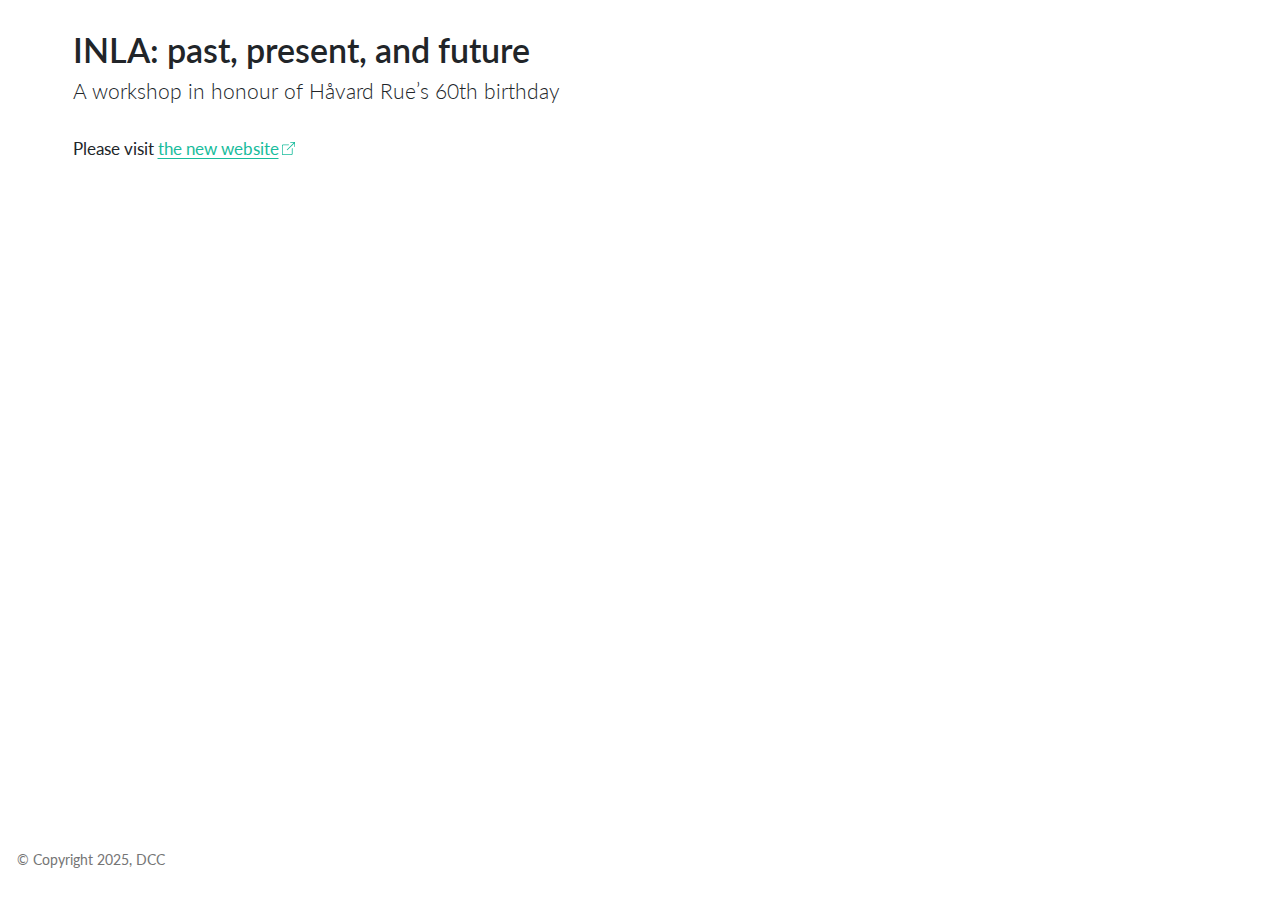
<file: docs/index.html>
<!DOCTYPE html>
<html xmlns="http://www.w3.org/1999/xhtml" lang="en" xml:lang="en"><head>

<meta charset="utf-8">
<meta name="generator" content="quarto-1.5.57">

<meta name="viewport" content="width=device-width, initial-scale=1.0, user-scalable=yes">


<title>INLA: past, present, and future – INLA workshop 2025</title>
<style>
code{white-space: pre-wrap;}
span.smallcaps{font-variant: small-caps;}
div.columns{display: flex; gap: min(4vw, 1.5em);}
div.column{flex: auto; overflow-x: auto;}
div.hanging-indent{margin-left: 1.5em; text-indent: -1.5em;}
ul.task-list{list-style: none;}
ul.task-list li input[type="checkbox"] {
  width: 0.8em;
  margin: 0 0.8em 0.2em -1em; /* quarto-specific, see https://github.com/quarto-dev/quarto-cli/issues/4556 */ 
  vertical-align: middle;
}
</style>


<script src="site_libs/quarto-nav/quarto-nav.js"></script>
<script src="site_libs/clipboard/clipboard.min.js"></script>
<script src="site_libs/quarto-search/autocomplete.umd.js"></script>
<script src="site_libs/quarto-search/fuse.min.js"></script>
<script src="site_libs/quarto-search/quarto-search.js"></script>
<meta name="quarto:offset" content="./">
<script src="site_libs/quarto-html/quarto.js"></script>
<script src="site_libs/quarto-html/popper.min.js"></script>
<script src="site_libs/quarto-html/tippy.umd.min.js"></script>
<script src="site_libs/quarto-html/anchor.min.js"></script>
<link href="site_libs/quarto-html/tippy.css" rel="stylesheet">
<link href="site_libs/quarto-html/quarto-syntax-highlighting.css" rel="stylesheet" id="quarto-text-highlighting-styles">
<script src="site_libs/bootstrap/bootstrap.min.js"></script>
<link href="site_libs/bootstrap/bootstrap-icons.css" rel="stylesheet">
<link href="site_libs/bootstrap/bootstrap.min.css" rel="stylesheet" id="quarto-bootstrap" data-mode="light">
<script id="quarto-search-options" type="application/json">{
  "location": "sidebar",
  "copy-button": false,
  "collapse-after": 3,
  "panel-placement": "start",
  "type": "textbox",
  "limit": 50,
  "keyboard-shortcut": [
    "f",
    "/",
    "s"
  ],
  "show-item-context": false,
  "language": {
    "search-no-results-text": "No results",
    "search-matching-documents-text": "matching documents",
    "search-copy-link-title": "Copy link to search",
    "search-hide-matches-text": "Hide additional matches",
    "search-more-match-text": "more match in this document",
    "search-more-matches-text": "more matches in this document",
    "search-clear-button-title": "Clear",
    "search-text-placeholder": "",
    "search-detached-cancel-button-title": "Cancel",
    "search-submit-button-title": "Submit",
    "search-label": "Search"
  }
}</script>
<style>html{ scroll-behavior: smooth; }</style>


</head>

<body>

<div id="quarto-search-results"></div>
<!-- content -->
<div id="quarto-content" class="quarto-container page-columns page-rows-contents page-layout-full">
<!-- sidebar -->
<!-- margin-sidebar -->
    
<!-- main -->
<main class="content column-page" id="quarto-document-content">

<header id="title-block-header" class="quarto-title-block default">
<div class="quarto-title">
<h1 class="title">INLA: past, present, and future</h1>
<p class="subtitle lead">A workshop in honour of Håvard Rue’s 60th birthday</p>
</div>



<div class="quarto-title-meta column-page">

    
  
    
  </div>
  


</header>


<p>Please visit <a href="https://inla-workshop.github.io/INLA-PastPresentFuture/">the new website</a></p>



</main> <!-- /main -->
<script id="quarto-html-after-body" type="application/javascript">
window.document.addEventListener("DOMContentLoaded", function (event) {
  const toggleBodyColorMode = (bsSheetEl) => {
    const mode = bsSheetEl.getAttribute("data-mode");
    const bodyEl = window.document.querySelector("body");
    if (mode === "dark") {
      bodyEl.classList.add("quarto-dark");
      bodyEl.classList.remove("quarto-light");
    } else {
      bodyEl.classList.add("quarto-light");
      bodyEl.classList.remove("quarto-dark");
    }
  }
  const toggleBodyColorPrimary = () => {
    const bsSheetEl = window.document.querySelector("link#quarto-bootstrap");
    if (bsSheetEl) {
      toggleBodyColorMode(bsSheetEl);
    }
  }
  toggleBodyColorPrimary();  
  const icon = "";
  const anchorJS = new window.AnchorJS();
  anchorJS.options = {
    placement: 'right',
    icon: icon
  };
  anchorJS.add('.anchored');
  const isCodeAnnotation = (el) => {
    for (const clz of el.classList) {
      if (clz.startsWith('code-annotation-')) {                     
        return true;
      }
    }
    return false;
  }
  const onCopySuccess = function(e) {
    // button target
    const button = e.trigger;
    // don't keep focus
    button.blur();
    // flash "checked"
    button.classList.add('code-copy-button-checked');
    var currentTitle = button.getAttribute("title");
    button.setAttribute("title", "Copied!");
    let tooltip;
    if (window.bootstrap) {
      button.setAttribute("data-bs-toggle", "tooltip");
      button.setAttribute("data-bs-placement", "left");
      button.setAttribute("data-bs-title", "Copied!");
      tooltip = new bootstrap.Tooltip(button, 
        { trigger: "manual", 
          customClass: "code-copy-button-tooltip",
          offset: [0, -8]});
      tooltip.show();    
    }
    setTimeout(function() {
      if (tooltip) {
        tooltip.hide();
        button.removeAttribute("data-bs-title");
        button.removeAttribute("data-bs-toggle");
        button.removeAttribute("data-bs-placement");
      }
      button.setAttribute("title", currentTitle);
      button.classList.remove('code-copy-button-checked');
    }, 1000);
    // clear code selection
    e.clearSelection();
  }
  const getTextToCopy = function(trigger) {
      const codeEl = trigger.previousElementSibling.cloneNode(true);
      for (const childEl of codeEl.children) {
        if (isCodeAnnotation(childEl)) {
          childEl.remove();
        }
      }
      return codeEl.innerText;
  }
  const clipboard = new window.ClipboardJS('.code-copy-button:not([data-in-quarto-modal])', {
    text: getTextToCopy
  });
  clipboard.on('success', onCopySuccess);
  if (window.document.getElementById('quarto-embedded-source-code-modal')) {
    // For code content inside modals, clipBoardJS needs to be initialized with a container option
    // TODO: Check when it could be a function (https://github.com/zenorocha/clipboard.js/issues/860)
    const clipboardModal = new window.ClipboardJS('.code-copy-button[data-in-quarto-modal]', {
      text: getTextToCopy,
      container: window.document.getElementById('quarto-embedded-source-code-modal')
    });
    clipboardModal.on('success', onCopySuccess);
  }
    var localhostRegex = new RegExp(/^(?:http|https):\/\/localhost\:?[0-9]*\//);
    var mailtoRegex = new RegExp(/^mailto:/);
      var filterRegex = new RegExp('/' + window.location.host + '/');
    var isInternal = (href) => {
        return filterRegex.test(href) || localhostRegex.test(href) || mailtoRegex.test(href);
    }
    // Inspect non-navigation links and adorn them if external
 	var links = window.document.querySelectorAll('a[href]:not(.nav-link):not(.navbar-brand):not(.toc-action):not(.sidebar-link):not(.sidebar-item-toggle):not(.pagination-link):not(.no-external):not([aria-hidden]):not(.dropdown-item):not(.quarto-navigation-tool):not(.about-link)');
    for (var i=0; i<links.length; i++) {
      const link = links[i];
      if (!isInternal(link.href)) {
        // undo the damage that might have been done by quarto-nav.js in the case of
        // links that we want to consider external
        if (link.dataset.originalHref !== undefined) {
          link.href = link.dataset.originalHref;
        }
          // target, if specified
          link.setAttribute("target", "_blank");
          if (link.getAttribute("rel") === null) {
            link.setAttribute("rel", "noopener");
          }
          // default icon
          link.classList.add("external");
      }
    }
  function tippyHover(el, contentFn, onTriggerFn, onUntriggerFn) {
    const config = {
      allowHTML: true,
      maxWidth: 500,
      delay: 100,
      arrow: false,
      appendTo: function(el) {
          return el.parentElement;
      },
      interactive: true,
      interactiveBorder: 10,
      theme: 'quarto',
      placement: 'bottom-start',
    };
    if (contentFn) {
      config.content = contentFn;
    }
    if (onTriggerFn) {
      config.onTrigger = onTriggerFn;
    }
    if (onUntriggerFn) {
      config.onUntrigger = onUntriggerFn;
    }
    window.tippy(el, config); 
  }
  const noterefs = window.document.querySelectorAll('a[role="doc-noteref"]');
  for (var i=0; i<noterefs.length; i++) {
    const ref = noterefs[i];
    tippyHover(ref, function() {
      // use id or data attribute instead here
      let href = ref.getAttribute('data-footnote-href') || ref.getAttribute('href');
      try { href = new URL(href).hash; } catch {}
      const id = href.replace(/^#\/?/, "");
      const note = window.document.getElementById(id);
      if (note) {
        return note.innerHTML;
      } else {
        return "";
      }
    });
  }
  const xrefs = window.document.querySelectorAll('a.quarto-xref');
  const processXRef = (id, note) => {
    // Strip column container classes
    const stripColumnClz = (el) => {
      el.classList.remove("page-full", "page-columns");
      if (el.children) {
        for (const child of el.children) {
          stripColumnClz(child);
        }
      }
    }
    stripColumnClz(note)
    if (id === null || id.startsWith('sec-')) {
      // Special case sections, only their first couple elements
      const container = document.createElement("div");
      if (note.children && note.children.length > 2) {
        container.appendChild(note.children[0].cloneNode(true));
        for (let i = 1; i < note.children.length; i++) {
          const child = note.children[i];
          if (child.tagName === "P" && child.innerText === "") {
            continue;
          } else {
            container.appendChild(child.cloneNode(true));
            break;
          }
        }
        if (window.Quarto?.typesetMath) {
          window.Quarto.typesetMath(container);
        }
        return container.innerHTML
      } else {
        if (window.Quarto?.typesetMath) {
          window.Quarto.typesetMath(note);
        }
        return note.innerHTML;
      }
    } else {
      // Remove any anchor links if they are present
      const anchorLink = note.querySelector('a.anchorjs-link');
      if (anchorLink) {
        anchorLink.remove();
      }
      if (window.Quarto?.typesetMath) {
        window.Quarto.typesetMath(note);
      }
      // TODO in 1.5, we should make sure this works without a callout special case
      if (note.classList.contains("callout")) {
        return note.outerHTML;
      } else {
        return note.innerHTML;
      }
    }
  }
  for (var i=0; i<xrefs.length; i++) {
    const xref = xrefs[i];
    tippyHover(xref, undefined, function(instance) {
      instance.disable();
      let url = xref.getAttribute('href');
      let hash = undefined; 
      if (url.startsWith('#')) {
        hash = url;
      } else {
        try { hash = new URL(url).hash; } catch {}
      }
      if (hash) {
        const id = hash.replace(/^#\/?/, "");
        const note = window.document.getElementById(id);
        if (note !== null) {
          try {
            const html = processXRef(id, note.cloneNode(true));
            instance.setContent(html);
          } finally {
            instance.enable();
            instance.show();
          }
        } else {
          // See if we can fetch this
          fetch(url.split('#')[0])
          .then(res => res.text())
          .then(html => {
            const parser = new DOMParser();
            const htmlDoc = parser.parseFromString(html, "text/html");
            const note = htmlDoc.getElementById(id);
            if (note !== null) {
              const html = processXRef(id, note);
              instance.setContent(html);
            } 
          }).finally(() => {
            instance.enable();
            instance.show();
          });
        }
      } else {
        // See if we can fetch a full url (with no hash to target)
        // This is a special case and we should probably do some content thinning / targeting
        fetch(url)
        .then(res => res.text())
        .then(html => {
          const parser = new DOMParser();
          const htmlDoc = parser.parseFromString(html, "text/html");
          const note = htmlDoc.querySelector('main.content');
          if (note !== null) {
            // This should only happen for chapter cross references
            // (since there is no id in the URL)
            // remove the first header
            if (note.children.length > 0 && note.children[0].tagName === "HEADER") {
              note.children[0].remove();
            }
            const html = processXRef(null, note);
            instance.setContent(html);
          } 
        }).finally(() => {
          instance.enable();
          instance.show();
        });
      }
    }, function(instance) {
    });
  }
      let selectedAnnoteEl;
      const selectorForAnnotation = ( cell, annotation) => {
        let cellAttr = 'data-code-cell="' + cell + '"';
        let lineAttr = 'data-code-annotation="' +  annotation + '"';
        const selector = 'span[' + cellAttr + '][' + lineAttr + ']';
        return selector;
      }
      const selectCodeLines = (annoteEl) => {
        const doc = window.document;
        const targetCell = annoteEl.getAttribute("data-target-cell");
        const targetAnnotation = annoteEl.getAttribute("data-target-annotation");
        const annoteSpan = window.document.querySelector(selectorForAnnotation(targetCell, targetAnnotation));
        const lines = annoteSpan.getAttribute("data-code-lines").split(",");
        const lineIds = lines.map((line) => {
          return targetCell + "-" + line;
        })
        let top = null;
        let height = null;
        let parent = null;
        if (lineIds.length > 0) {
            //compute the position of the single el (top and bottom and make a div)
            const el = window.document.getElementById(lineIds[0]);
            top = el.offsetTop;
            height = el.offsetHeight;
            parent = el.parentElement.parentElement;
          if (lineIds.length > 1) {
            const lastEl = window.document.getElementById(lineIds[lineIds.length - 1]);
            const bottom = lastEl.offsetTop + lastEl.offsetHeight;
            height = bottom - top;
          }
          if (top !== null && height !== null && parent !== null) {
            // cook up a div (if necessary) and position it 
            let div = window.document.getElementById("code-annotation-line-highlight");
            if (div === null) {
              div = window.document.createElement("div");
              div.setAttribute("id", "code-annotation-line-highlight");
              div.style.position = 'absolute';
              parent.appendChild(div);
            }
            div.style.top = top - 2 + "px";
            div.style.height = height + 4 + "px";
            div.style.left = 0;
            let gutterDiv = window.document.getElementById("code-annotation-line-highlight-gutter");
            if (gutterDiv === null) {
              gutterDiv = window.document.createElement("div");
              gutterDiv.setAttribute("id", "code-annotation-line-highlight-gutter");
              gutterDiv.style.position = 'absolute';
              const codeCell = window.document.getElementById(targetCell);
              const gutter = codeCell.querySelector('.code-annotation-gutter');
              gutter.appendChild(gutterDiv);
            }
            gutterDiv.style.top = top - 2 + "px";
            gutterDiv.style.height = height + 4 + "px";
          }
          selectedAnnoteEl = annoteEl;
        }
      };
      const unselectCodeLines = () => {
        const elementsIds = ["code-annotation-line-highlight", "code-annotation-line-highlight-gutter"];
        elementsIds.forEach((elId) => {
          const div = window.document.getElementById(elId);
          if (div) {
            div.remove();
          }
        });
        selectedAnnoteEl = undefined;
      };
        // Handle positioning of the toggle
    window.addEventListener(
      "resize",
      throttle(() => {
        elRect = undefined;
        if (selectedAnnoteEl) {
          selectCodeLines(selectedAnnoteEl);
        }
      }, 10)
    );
    function throttle(fn, ms) {
    let throttle = false;
    let timer;
      return (...args) => {
        if(!throttle) { // first call gets through
            fn.apply(this, args);
            throttle = true;
        } else { // all the others get throttled
            if(timer) clearTimeout(timer); // cancel #2
            timer = setTimeout(() => {
              fn.apply(this, args);
              timer = throttle = false;
            }, ms);
        }
      };
    }
      // Attach click handler to the DT
      const annoteDls = window.document.querySelectorAll('dt[data-target-cell]');
      for (const annoteDlNode of annoteDls) {
        annoteDlNode.addEventListener('click', (event) => {
          const clickedEl = event.target;
          if (clickedEl !== selectedAnnoteEl) {
            unselectCodeLines();
            const activeEl = window.document.querySelector('dt[data-target-cell].code-annotation-active');
            if (activeEl) {
              activeEl.classList.remove('code-annotation-active');
            }
            selectCodeLines(clickedEl);
            clickedEl.classList.add('code-annotation-active');
          } else {
            // Unselect the line
            unselectCodeLines();
            clickedEl.classList.remove('code-annotation-active');
          }
        });
      }
  const findCites = (el) => {
    const parentEl = el.parentElement;
    if (parentEl) {
      const cites = parentEl.dataset.cites;
      if (cites) {
        return {
          el,
          cites: cites.split(' ')
        };
      } else {
        return findCites(el.parentElement)
      }
    } else {
      return undefined;
    }
  };
  var bibliorefs = window.document.querySelectorAll('a[role="doc-biblioref"]');
  for (var i=0; i<bibliorefs.length; i++) {
    const ref = bibliorefs[i];
    const citeInfo = findCites(ref);
    if (citeInfo) {
      tippyHover(citeInfo.el, function() {
        var popup = window.document.createElement('div');
        citeInfo.cites.forEach(function(cite) {
          var citeDiv = window.document.createElement('div');
          citeDiv.classList.add('hanging-indent');
          citeDiv.classList.add('csl-entry');
          var biblioDiv = window.document.getElementById('ref-' + cite);
          if (biblioDiv) {
            citeDiv.innerHTML = biblioDiv.innerHTML;
          }
          popup.appendChild(citeDiv);
        });
        return popup.innerHTML;
      });
    }
  }
});
</script>
</div> <!-- /content -->
<footer class="footer">
  <div class="nav-footer">
    <div class="nav-footer-left">
<p>© Copyright 2025, DCC</p>
</div>   
    <div class="nav-footer-center">
      &nbsp;
    </div>
    <div class="nav-footer-right">
      &nbsp;
    </div>
  </div>
</footer>




<script src="site_libs/quarto-html/zenscroll-min.js"></script>
</body></html>
</file>
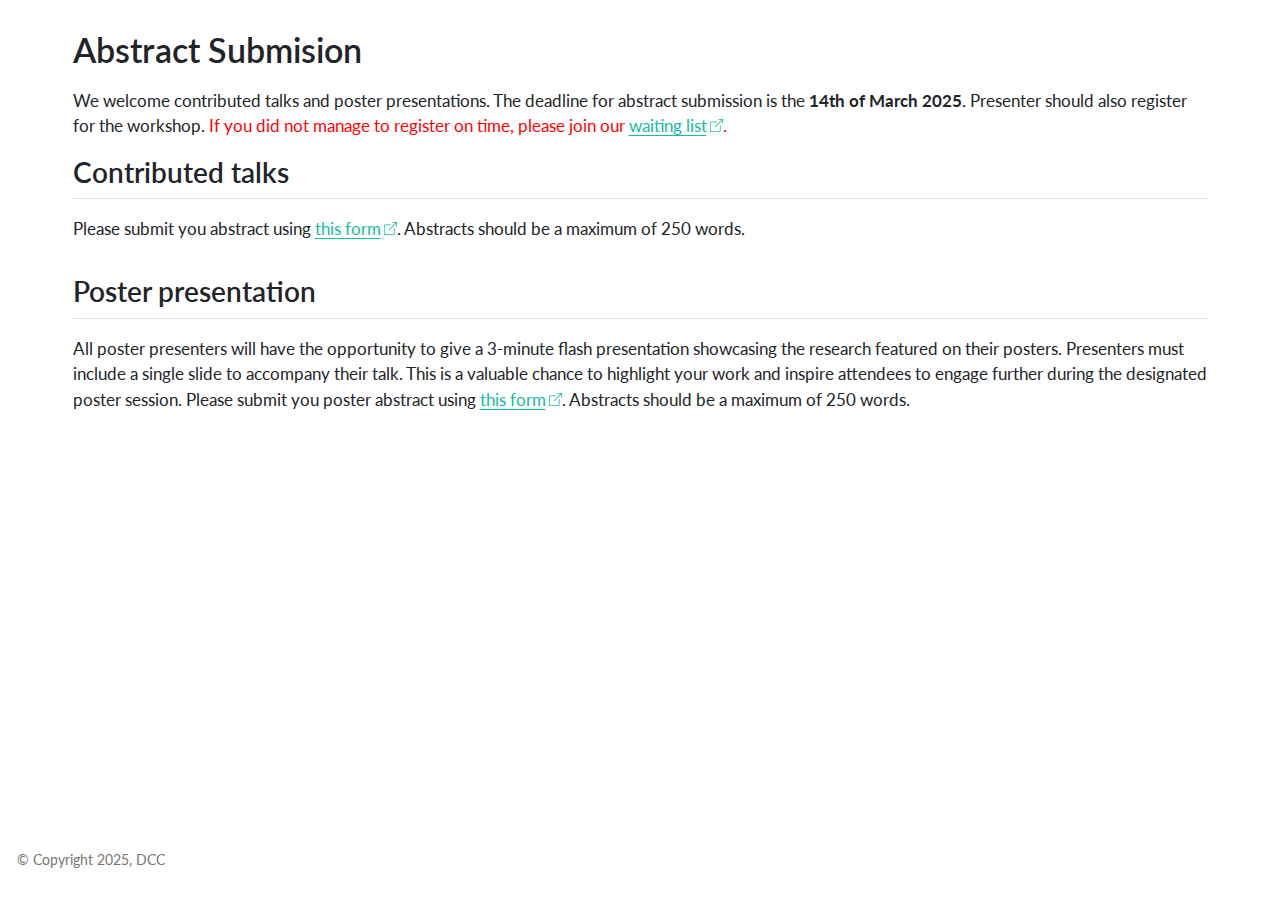
<file: docs/abstract.html>
<!DOCTYPE html>
<html xmlns="http://www.w3.org/1999/xhtml" lang="en" xml:lang="en"><head>

<meta charset="utf-8">
<meta name="generator" content="quarto-1.5.57">

<meta name="viewport" content="width=device-width, initial-scale=1.0, user-scalable=yes">


<title>Abstract Submision – INLA workshop 2025</title>
<style>
code{white-space: pre-wrap;}
span.smallcaps{font-variant: small-caps;}
div.columns{display: flex; gap: min(4vw, 1.5em);}
div.column{flex: auto; overflow-x: auto;}
div.hanging-indent{margin-left: 1.5em; text-indent: -1.5em;}
ul.task-list{list-style: none;}
ul.task-list li input[type="checkbox"] {
  width: 0.8em;
  margin: 0 0.8em 0.2em -1em; /* quarto-specific, see https://github.com/quarto-dev/quarto-cli/issues/4556 */ 
  vertical-align: middle;
}
</style>


<script src="site_libs/quarto-nav/quarto-nav.js"></script>
<script src="site_libs/clipboard/clipboard.min.js"></script>
<script src="site_libs/quarto-search/autocomplete.umd.js"></script>
<script src="site_libs/quarto-search/fuse.min.js"></script>
<script src="site_libs/quarto-search/quarto-search.js"></script>
<meta name="quarto:offset" content="./">
<script src="site_libs/quarto-html/quarto.js"></script>
<script src="site_libs/quarto-html/popper.min.js"></script>
<script src="site_libs/quarto-html/tippy.umd.min.js"></script>
<script src="site_libs/quarto-html/anchor.min.js"></script>
<link href="site_libs/quarto-html/tippy.css" rel="stylesheet">
<link href="site_libs/quarto-html/quarto-syntax-highlighting.css" rel="stylesheet" id="quarto-text-highlighting-styles">
<script src="site_libs/bootstrap/bootstrap.min.js"></script>
<link href="site_libs/bootstrap/bootstrap-icons.css" rel="stylesheet">
<link href="site_libs/bootstrap/bootstrap.min.css" rel="stylesheet" id="quarto-bootstrap" data-mode="light">
<script id="quarto-search-options" type="application/json">{
  "location": "sidebar",
  "copy-button": false,
  "collapse-after": 3,
  "panel-placement": "start",
  "type": "textbox",
  "limit": 50,
  "keyboard-shortcut": [
    "f",
    "/",
    "s"
  ],
  "show-item-context": false,
  "language": {
    "search-no-results-text": "No results",
    "search-matching-documents-text": "matching documents",
    "search-copy-link-title": "Copy link to search",
    "search-hide-matches-text": "Hide additional matches",
    "search-more-match-text": "more match in this document",
    "search-more-matches-text": "more matches in this document",
    "search-clear-button-title": "Clear",
    "search-text-placeholder": "",
    "search-detached-cancel-button-title": "Cancel",
    "search-submit-button-title": "Submit",
    "search-label": "Search"
  }
}</script>
<style>html{ scroll-behavior: smooth; }</style>


</head>

<body>

<div id="quarto-search-results"></div>
<!-- content -->
<div id="quarto-content" class="quarto-container page-columns page-rows-contents page-layout-full">
<!-- sidebar -->
<!-- margin-sidebar -->
    
<!-- main -->
<main class="content column-page" id="quarto-document-content">

<header id="title-block-header" class="quarto-title-block default">
<div class="quarto-title">
<h1 class="title">Abstract Submision</h1>
</div>



<div class="quarto-title-meta column-page">

    
  
    
  </div>
  


</header>


<p>We welcome contributed talks and poster presentations. The deadline for abstract submission is the <strong>14th of March 2025</strong>. Presenter should also register for the workshop. <span style="color:red">If you did not manage to register on time, please join our <a href="https://forms.office.com/Pages/ResponsePage.aspx?id=KVxybjp2UE-B8i4lTwEzyJqR-CXnEDNJstG6HYmoV49UQjJMWVJVWUdFNTNKMlA5QTA0OEVOM0NZNi4u">waiting list</a>.</span></p>
<section id="contributed-talks" class="level2">
<h2 class="anchored" data-anchor-id="contributed-talks">Contributed talks</h2>
<p>Please submit you abstract using <a href="https://forms.office.com/Pages/ResponsePage.aspx?id=KVxybjp2UE-B8i4lTwEzyJqR-CXnEDNJstG6HYmoV49UMzM3NFJOMUg5QVpXVUhZSEVLMVZUMDZESy4u">this form</a>. Abstracts should be a maximum of 250 words.</p>
</section>
<section id="poster-presentation" class="level2">
<h2 class="anchored" data-anchor-id="poster-presentation">Poster presentation</h2>
<p>All poster presenters will have the opportunity to give a 3-minute flash presentation showcasing the research featured on their posters. Presenters must include a single slide to accompany their talk. This is a valuable chance to highlight your work and inspire attendees to engage further during the designated poster session. Please submit you poster abstract using <a href="https://forms.office.com/Pages/ResponsePage.aspx?id=KVxybjp2UE-B8i4lTwEzyJqR-CXnEDNJstG6HYmoV49UMzM3NFJOMUg5QVpXVUhZSEVLMVZUMDZESy4u">this form</a>. Abstracts should be a maximum of 250 words.</p>


</section>

</main> <!-- /main -->
<script id="quarto-html-after-body" type="application/javascript">
window.document.addEventListener("DOMContentLoaded", function (event) {
  const toggleBodyColorMode = (bsSheetEl) => {
    const mode = bsSheetEl.getAttribute("data-mode");
    const bodyEl = window.document.querySelector("body");
    if (mode === "dark") {
      bodyEl.classList.add("quarto-dark");
      bodyEl.classList.remove("quarto-light");
    } else {
      bodyEl.classList.add("quarto-light");
      bodyEl.classList.remove("quarto-dark");
    }
  }
  const toggleBodyColorPrimary = () => {
    const bsSheetEl = window.document.querySelector("link#quarto-bootstrap");
    if (bsSheetEl) {
      toggleBodyColorMode(bsSheetEl);
    }
  }
  toggleBodyColorPrimary();  
  const icon = "";
  const anchorJS = new window.AnchorJS();
  anchorJS.options = {
    placement: 'right',
    icon: icon
  };
  anchorJS.add('.anchored');
  const isCodeAnnotation = (el) => {
    for (const clz of el.classList) {
      if (clz.startsWith('code-annotation-')) {                     
        return true;
      }
    }
    return false;
  }
  const onCopySuccess = function(e) {
    // button target
    const button = e.trigger;
    // don't keep focus
    button.blur();
    // flash "checked"
    button.classList.add('code-copy-button-checked');
    var currentTitle = button.getAttribute("title");
    button.setAttribute("title", "Copied!");
    let tooltip;
    if (window.bootstrap) {
      button.setAttribute("data-bs-toggle", "tooltip");
      button.setAttribute("data-bs-placement", "left");
      button.setAttribute("data-bs-title", "Copied!");
      tooltip = new bootstrap.Tooltip(button, 
        { trigger: "manual", 
          customClass: "code-copy-button-tooltip",
          offset: [0, -8]});
      tooltip.show();    
    }
    setTimeout(function() {
      if (tooltip) {
        tooltip.hide();
        button.removeAttribute("data-bs-title");
        button.removeAttribute("data-bs-toggle");
        button.removeAttribute("data-bs-placement");
      }
      button.setAttribute("title", currentTitle);
      button.classList.remove('code-copy-button-checked');
    }, 1000);
    // clear code selection
    e.clearSelection();
  }
  const getTextToCopy = function(trigger) {
      const codeEl = trigger.previousElementSibling.cloneNode(true);
      for (const childEl of codeEl.children) {
        if (isCodeAnnotation(childEl)) {
          childEl.remove();
        }
      }
      return codeEl.innerText;
  }
  const clipboard = new window.ClipboardJS('.code-copy-button:not([data-in-quarto-modal])', {
    text: getTextToCopy
  });
  clipboard.on('success', onCopySuccess);
  if (window.document.getElementById('quarto-embedded-source-code-modal')) {
    // For code content inside modals, clipBoardJS needs to be initialized with a container option
    // TODO: Check when it could be a function (https://github.com/zenorocha/clipboard.js/issues/860)
    const clipboardModal = new window.ClipboardJS('.code-copy-button[data-in-quarto-modal]', {
      text: getTextToCopy,
      container: window.document.getElementById('quarto-embedded-source-code-modal')
    });
    clipboardModal.on('success', onCopySuccess);
  }
    var localhostRegex = new RegExp(/^(?:http|https):\/\/localhost\:?[0-9]*\//);
    var mailtoRegex = new RegExp(/^mailto:/);
      var filterRegex = new RegExp('/' + window.location.host + '/');
    var isInternal = (href) => {
        return filterRegex.test(href) || localhostRegex.test(href) || mailtoRegex.test(href);
    }
    // Inspect non-navigation links and adorn them if external
 	var links = window.document.querySelectorAll('a[href]:not(.nav-link):not(.navbar-brand):not(.toc-action):not(.sidebar-link):not(.sidebar-item-toggle):not(.pagination-link):not(.no-external):not([aria-hidden]):not(.dropdown-item):not(.quarto-navigation-tool):not(.about-link)');
    for (var i=0; i<links.length; i++) {
      const link = links[i];
      if (!isInternal(link.href)) {
        // undo the damage that might have been done by quarto-nav.js in the case of
        // links that we want to consider external
        if (link.dataset.originalHref !== undefined) {
          link.href = link.dataset.originalHref;
        }
          // target, if specified
          link.setAttribute("target", "_blank");
          if (link.getAttribute("rel") === null) {
            link.setAttribute("rel", "noopener");
          }
          // default icon
          link.classList.add("external");
      }
    }
  function tippyHover(el, contentFn, onTriggerFn, onUntriggerFn) {
    const config = {
      allowHTML: true,
      maxWidth: 500,
      delay: 100,
      arrow: false,
      appendTo: function(el) {
          return el.parentElement;
      },
      interactive: true,
      interactiveBorder: 10,
      theme: 'quarto',
      placement: 'bottom-start',
    };
    if (contentFn) {
      config.content = contentFn;
    }
    if (onTriggerFn) {
      config.onTrigger = onTriggerFn;
    }
    if (onUntriggerFn) {
      config.onUntrigger = onUntriggerFn;
    }
    window.tippy(el, config); 
  }
  const noterefs = window.document.querySelectorAll('a[role="doc-noteref"]');
  for (var i=0; i<noterefs.length; i++) {
    const ref = noterefs[i];
    tippyHover(ref, function() {
      // use id or data attribute instead here
      let href = ref.getAttribute('data-footnote-href') || ref.getAttribute('href');
      try { href = new URL(href).hash; } catch {}
      const id = href.replace(/^#\/?/, "");
      const note = window.document.getElementById(id);
      if (note) {
        return note.innerHTML;
      } else {
        return "";
      }
    });
  }
  const xrefs = window.document.querySelectorAll('a.quarto-xref');
  const processXRef = (id, note) => {
    // Strip column container classes
    const stripColumnClz = (el) => {
      el.classList.remove("page-full", "page-columns");
      if (el.children) {
        for (const child of el.children) {
          stripColumnClz(child);
        }
      }
    }
    stripColumnClz(note)
    if (id === null || id.startsWith('sec-')) {
      // Special case sections, only their first couple elements
      const container = document.createElement("div");
      if (note.children && note.children.length > 2) {
        container.appendChild(note.children[0].cloneNode(true));
        for (let i = 1; i < note.children.length; i++) {
          const child = note.children[i];
          if (child.tagName === "P" && child.innerText === "") {
            continue;
          } else {
            container.appendChild(child.cloneNode(true));
            break;
          }
        }
        if (window.Quarto?.typesetMath) {
          window.Quarto.typesetMath(container);
        }
        return container.innerHTML
      } else {
        if (window.Quarto?.typesetMath) {
          window.Quarto.typesetMath(note);
        }
        return note.innerHTML;
      }
    } else {
      // Remove any anchor links if they are present
      const anchorLink = note.querySelector('a.anchorjs-link');
      if (anchorLink) {
        anchorLink.remove();
      }
      if (window.Quarto?.typesetMath) {
        window.Quarto.typesetMath(note);
      }
      // TODO in 1.5, we should make sure this works without a callout special case
      if (note.classList.contains("callout")) {
        return note.outerHTML;
      } else {
        return note.innerHTML;
      }
    }
  }
  for (var i=0; i<xrefs.length; i++) {
    const xref = xrefs[i];
    tippyHover(xref, undefined, function(instance) {
      instance.disable();
      let url = xref.getAttribute('href');
      let hash = undefined; 
      if (url.startsWith('#')) {
        hash = url;
      } else {
        try { hash = new URL(url).hash; } catch {}
      }
      if (hash) {
        const id = hash.replace(/^#\/?/, "");
        const note = window.document.getElementById(id);
        if (note !== null) {
          try {
            const html = processXRef(id, note.cloneNode(true));
            instance.setContent(html);
          } finally {
            instance.enable();
            instance.show();
          }
        } else {
          // See if we can fetch this
          fetch(url.split('#')[0])
          .then(res => res.text())
          .then(html => {
            const parser = new DOMParser();
            const htmlDoc = parser.parseFromString(html, "text/html");
            const note = htmlDoc.getElementById(id);
            if (note !== null) {
              const html = processXRef(id, note);
              instance.setContent(html);
            } 
          }).finally(() => {
            instance.enable();
            instance.show();
          });
        }
      } else {
        // See if we can fetch a full url (with no hash to target)
        // This is a special case and we should probably do some content thinning / targeting
        fetch(url)
        .then(res => res.text())
        .then(html => {
          const parser = new DOMParser();
          const htmlDoc = parser.parseFromString(html, "text/html");
          const note = htmlDoc.querySelector('main.content');
          if (note !== null) {
            // This should only happen for chapter cross references
            // (since there is no id in the URL)
            // remove the first header
            if (note.children.length > 0 && note.children[0].tagName === "HEADER") {
              note.children[0].remove();
            }
            const html = processXRef(null, note);
            instance.setContent(html);
          } 
        }).finally(() => {
          instance.enable();
          instance.show();
        });
      }
    }, function(instance) {
    });
  }
      let selectedAnnoteEl;
      const selectorForAnnotation = ( cell, annotation) => {
        let cellAttr = 'data-code-cell="' + cell + '"';
        let lineAttr = 'data-code-annotation="' +  annotation + '"';
        const selector = 'span[' + cellAttr + '][' + lineAttr + ']';
        return selector;
      }
      const selectCodeLines = (annoteEl) => {
        const doc = window.document;
        const targetCell = annoteEl.getAttribute("data-target-cell");
        const targetAnnotation = annoteEl.getAttribute("data-target-annotation");
        const annoteSpan = window.document.querySelector(selectorForAnnotation(targetCell, targetAnnotation));
        const lines = annoteSpan.getAttribute("data-code-lines").split(",");
        const lineIds = lines.map((line) => {
          return targetCell + "-" + line;
        })
        let top = null;
        let height = null;
        let parent = null;
        if (lineIds.length > 0) {
            //compute the position of the single el (top and bottom and make a div)
            const el = window.document.getElementById(lineIds[0]);
            top = el.offsetTop;
            height = el.offsetHeight;
            parent = el.parentElement.parentElement;
          if (lineIds.length > 1) {
            const lastEl = window.document.getElementById(lineIds[lineIds.length - 1]);
            const bottom = lastEl.offsetTop + lastEl.offsetHeight;
            height = bottom - top;
          }
          if (top !== null && height !== null && parent !== null) {
            // cook up a div (if necessary) and position it 
            let div = window.document.getElementById("code-annotation-line-highlight");
            if (div === null) {
              div = window.document.createElement("div");
              div.setAttribute("id", "code-annotation-line-highlight");
              div.style.position = 'absolute';
              parent.appendChild(div);
            }
            div.style.top = top - 2 + "px";
            div.style.height = height + 4 + "px";
            div.style.left = 0;
            let gutterDiv = window.document.getElementById("code-annotation-line-highlight-gutter");
            if (gutterDiv === null) {
              gutterDiv = window.document.createElement("div");
              gutterDiv.setAttribute("id", "code-annotation-line-highlight-gutter");
              gutterDiv.style.position = 'absolute';
              const codeCell = window.document.getElementById(targetCell);
              const gutter = codeCell.querySelector('.code-annotation-gutter');
              gutter.appendChild(gutterDiv);
            }
            gutterDiv.style.top = top - 2 + "px";
            gutterDiv.style.height = height + 4 + "px";
          }
          selectedAnnoteEl = annoteEl;
        }
      };
      const unselectCodeLines = () => {
        const elementsIds = ["code-annotation-line-highlight", "code-annotation-line-highlight-gutter"];
        elementsIds.forEach((elId) => {
          const div = window.document.getElementById(elId);
          if (div) {
            div.remove();
          }
        });
        selectedAnnoteEl = undefined;
      };
        // Handle positioning of the toggle
    window.addEventListener(
      "resize",
      throttle(() => {
        elRect = undefined;
        if (selectedAnnoteEl) {
          selectCodeLines(selectedAnnoteEl);
        }
      }, 10)
    );
    function throttle(fn, ms) {
    let throttle = false;
    let timer;
      return (...args) => {
        if(!throttle) { // first call gets through
            fn.apply(this, args);
            throttle = true;
        } else { // all the others get throttled
            if(timer) clearTimeout(timer); // cancel #2
            timer = setTimeout(() => {
              fn.apply(this, args);
              timer = throttle = false;
            }, ms);
        }
      };
    }
      // Attach click handler to the DT
      const annoteDls = window.document.querySelectorAll('dt[data-target-cell]');
      for (const annoteDlNode of annoteDls) {
        annoteDlNode.addEventListener('click', (event) => {
          const clickedEl = event.target;
          if (clickedEl !== selectedAnnoteEl) {
            unselectCodeLines();
            const activeEl = window.document.querySelector('dt[data-target-cell].code-annotation-active');
            if (activeEl) {
              activeEl.classList.remove('code-annotation-active');
            }
            selectCodeLines(clickedEl);
            clickedEl.classList.add('code-annotation-active');
          } else {
            // Unselect the line
            unselectCodeLines();
            clickedEl.classList.remove('code-annotation-active');
          }
        });
      }
  const findCites = (el) => {
    const parentEl = el.parentElement;
    if (parentEl) {
      const cites = parentEl.dataset.cites;
      if (cites) {
        return {
          el,
          cites: cites.split(' ')
        };
      } else {
        return findCites(el.parentElement)
      }
    } else {
      return undefined;
    }
  };
  var bibliorefs = window.document.querySelectorAll('a[role="doc-biblioref"]');
  for (var i=0; i<bibliorefs.length; i++) {
    const ref = bibliorefs[i];
    const citeInfo = findCites(ref);
    if (citeInfo) {
      tippyHover(citeInfo.el, function() {
        var popup = window.document.createElement('div');
        citeInfo.cites.forEach(function(cite) {
          var citeDiv = window.document.createElement('div');
          citeDiv.classList.add('hanging-indent');
          citeDiv.classList.add('csl-entry');
          var biblioDiv = window.document.getElementById('ref-' + cite);
          if (biblioDiv) {
            citeDiv.innerHTML = biblioDiv.innerHTML;
          }
          popup.appendChild(citeDiv);
        });
        return popup.innerHTML;
      });
    }
  }
});
</script>
</div> <!-- /content -->
<footer class="footer">
  <div class="nav-footer">
    <div class="nav-footer-left">
<p>© Copyright 2025, DCC</p>
</div>   
    <div class="nav-footer-center">
      &nbsp;
    </div>
    <div class="nav-footer-right">
      &nbsp;
    </div>
  </div>
</footer>




<script src="site_libs/quarto-html/zenscroll-min.js"></script>
</body></html>
</file>
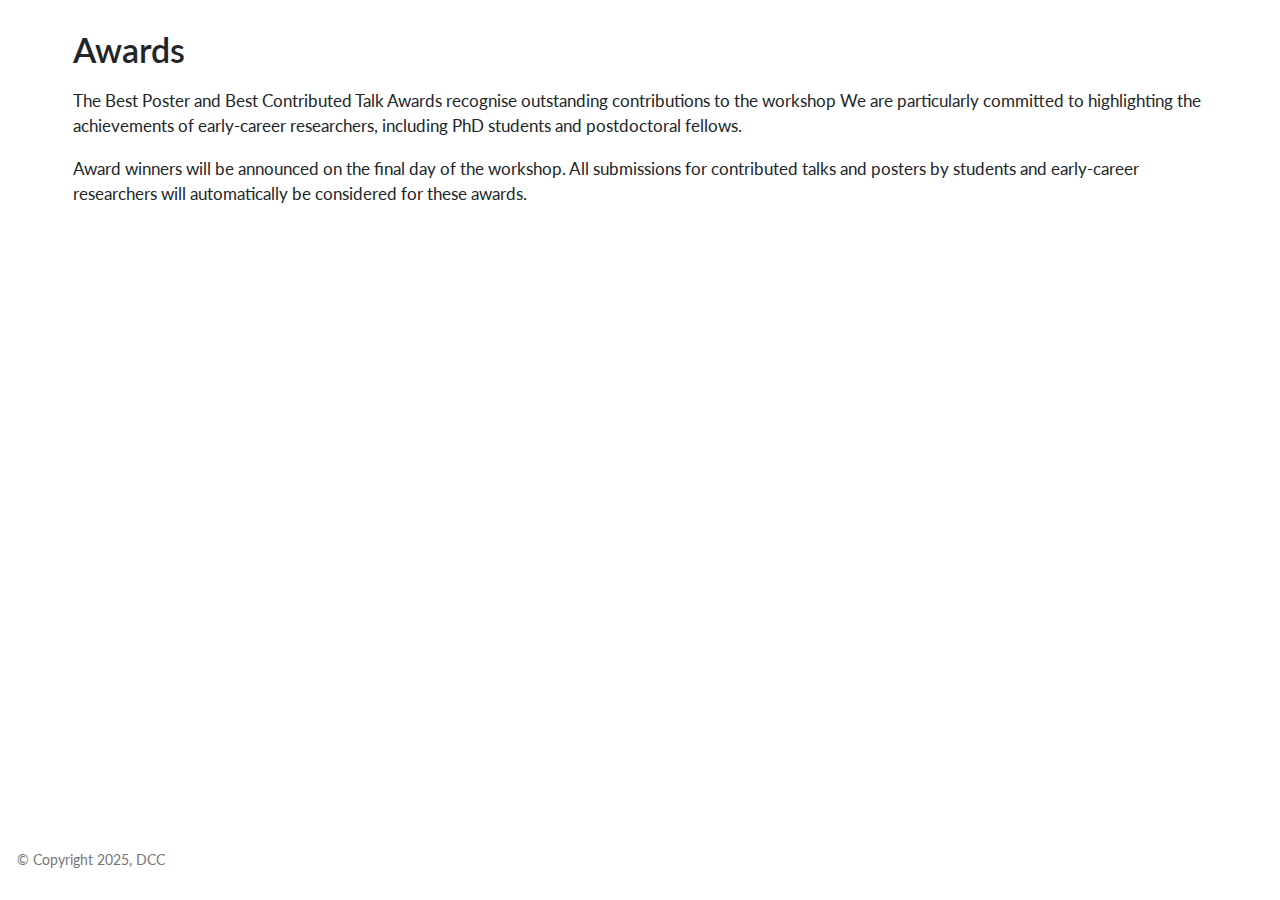
<file: docs/awards.html>
<!DOCTYPE html>
<html xmlns="http://www.w3.org/1999/xhtml" lang="en" xml:lang="en"><head>

<meta charset="utf-8">
<meta name="generator" content="quarto-1.5.57">

<meta name="viewport" content="width=device-width, initial-scale=1.0, user-scalable=yes">


<title>Awards – INLA workshop 2025</title>
<style>
code{white-space: pre-wrap;}
span.smallcaps{font-variant: small-caps;}
div.columns{display: flex; gap: min(4vw, 1.5em);}
div.column{flex: auto; overflow-x: auto;}
div.hanging-indent{margin-left: 1.5em; text-indent: -1.5em;}
ul.task-list{list-style: none;}
ul.task-list li input[type="checkbox"] {
  width: 0.8em;
  margin: 0 0.8em 0.2em -1em; /* quarto-specific, see https://github.com/quarto-dev/quarto-cli/issues/4556 */ 
  vertical-align: middle;
}
</style>


<script src="site_libs/quarto-nav/quarto-nav.js"></script>
<script src="site_libs/clipboard/clipboard.min.js"></script>
<script src="site_libs/quarto-search/autocomplete.umd.js"></script>
<script src="site_libs/quarto-search/fuse.min.js"></script>
<script src="site_libs/quarto-search/quarto-search.js"></script>
<meta name="quarto:offset" content="./">
<script src="site_libs/quarto-html/quarto.js"></script>
<script src="site_libs/quarto-html/popper.min.js"></script>
<script src="site_libs/quarto-html/tippy.umd.min.js"></script>
<script src="site_libs/quarto-html/anchor.min.js"></script>
<link href="site_libs/quarto-html/tippy.css" rel="stylesheet">
<link href="site_libs/quarto-html/quarto-syntax-highlighting.css" rel="stylesheet" id="quarto-text-highlighting-styles">
<script src="site_libs/bootstrap/bootstrap.min.js"></script>
<link href="site_libs/bootstrap/bootstrap-icons.css" rel="stylesheet">
<link href="site_libs/bootstrap/bootstrap.min.css" rel="stylesheet" id="quarto-bootstrap" data-mode="light">
<script id="quarto-search-options" type="application/json">{
  "location": "sidebar",
  "copy-button": false,
  "collapse-after": 3,
  "panel-placement": "start",
  "type": "textbox",
  "limit": 50,
  "keyboard-shortcut": [
    "f",
    "/",
    "s"
  ],
  "show-item-context": false,
  "language": {
    "search-no-results-text": "No results",
    "search-matching-documents-text": "matching documents",
    "search-copy-link-title": "Copy link to search",
    "search-hide-matches-text": "Hide additional matches",
    "search-more-match-text": "more match in this document",
    "search-more-matches-text": "more matches in this document",
    "search-clear-button-title": "Clear",
    "search-text-placeholder": "",
    "search-detached-cancel-button-title": "Cancel",
    "search-submit-button-title": "Submit",
    "search-label": "Search"
  }
}</script>
<style>html{ scroll-behavior: smooth; }</style>


</head>

<body>

<div id="quarto-search-results"></div>
<!-- content -->
<div id="quarto-content" class="quarto-container page-columns page-rows-contents page-layout-full">
<!-- sidebar -->
<!-- margin-sidebar -->
    
<!-- main -->
<main class="content column-page" id="quarto-document-content">

<header id="title-block-header" class="quarto-title-block default">
<div class="quarto-title">
<h1 class="title">Awards</h1>
</div>



<div class="quarto-title-meta column-page">

    
  
    
  </div>
  


</header>


<p>The Best Poster and Best Contributed Talk Awards recognise outstanding contributions to the workshop We are particularly committed to highlighting the achievements of early-career researchers, including PhD students and postdoctoral fellows.</p>
<p>Award winners will be announced on the final day of the workshop. All submissions for contributed talks and posters by students and early-career researchers will automatically be considered for these awards.</p>



</main> <!-- /main -->
<script id="quarto-html-after-body" type="application/javascript">
window.document.addEventListener("DOMContentLoaded", function (event) {
  const toggleBodyColorMode = (bsSheetEl) => {
    const mode = bsSheetEl.getAttribute("data-mode");
    const bodyEl = window.document.querySelector("body");
    if (mode === "dark") {
      bodyEl.classList.add("quarto-dark");
      bodyEl.classList.remove("quarto-light");
    } else {
      bodyEl.classList.add("quarto-light");
      bodyEl.classList.remove("quarto-dark");
    }
  }
  const toggleBodyColorPrimary = () => {
    const bsSheetEl = window.document.querySelector("link#quarto-bootstrap");
    if (bsSheetEl) {
      toggleBodyColorMode(bsSheetEl);
    }
  }
  toggleBodyColorPrimary();  
  const icon = "";
  const anchorJS = new window.AnchorJS();
  anchorJS.options = {
    placement: 'right',
    icon: icon
  };
  anchorJS.add('.anchored');
  const isCodeAnnotation = (el) => {
    for (const clz of el.classList) {
      if (clz.startsWith('code-annotation-')) {                     
        return true;
      }
    }
    return false;
  }
  const onCopySuccess = function(e) {
    // button target
    const button = e.trigger;
    // don't keep focus
    button.blur();
    // flash "checked"
    button.classList.add('code-copy-button-checked');
    var currentTitle = button.getAttribute("title");
    button.setAttribute("title", "Copied!");
    let tooltip;
    if (window.bootstrap) {
      button.setAttribute("data-bs-toggle", "tooltip");
      button.setAttribute("data-bs-placement", "left");
      button.setAttribute("data-bs-title", "Copied!");
      tooltip = new bootstrap.Tooltip(button, 
        { trigger: "manual", 
          customClass: "code-copy-button-tooltip",
          offset: [0, -8]});
      tooltip.show();    
    }
    setTimeout(function() {
      if (tooltip) {
        tooltip.hide();
        button.removeAttribute("data-bs-title");
        button.removeAttribute("data-bs-toggle");
        button.removeAttribute("data-bs-placement");
      }
      button.setAttribute("title", currentTitle);
      button.classList.remove('code-copy-button-checked');
    }, 1000);
    // clear code selection
    e.clearSelection();
  }
  const getTextToCopy = function(trigger) {
      const codeEl = trigger.previousElementSibling.cloneNode(true);
      for (const childEl of codeEl.children) {
        if (isCodeAnnotation(childEl)) {
          childEl.remove();
        }
      }
      return codeEl.innerText;
  }
  const clipboard = new window.ClipboardJS('.code-copy-button:not([data-in-quarto-modal])', {
    text: getTextToCopy
  });
  clipboard.on('success', onCopySuccess);
  if (window.document.getElementById('quarto-embedded-source-code-modal')) {
    // For code content inside modals, clipBoardJS needs to be initialized with a container option
    // TODO: Check when it could be a function (https://github.com/zenorocha/clipboard.js/issues/860)
    const clipboardModal = new window.ClipboardJS('.code-copy-button[data-in-quarto-modal]', {
      text: getTextToCopy,
      container: window.document.getElementById('quarto-embedded-source-code-modal')
    });
    clipboardModal.on('success', onCopySuccess);
  }
    var localhostRegex = new RegExp(/^(?:http|https):\/\/localhost\:?[0-9]*\//);
    var mailtoRegex = new RegExp(/^mailto:/);
      var filterRegex = new RegExp('/' + window.location.host + '/');
    var isInternal = (href) => {
        return filterRegex.test(href) || localhostRegex.test(href) || mailtoRegex.test(href);
    }
    // Inspect non-navigation links and adorn them if external
 	var links = window.document.querySelectorAll('a[href]:not(.nav-link):not(.navbar-brand):not(.toc-action):not(.sidebar-link):not(.sidebar-item-toggle):not(.pagination-link):not(.no-external):not([aria-hidden]):not(.dropdown-item):not(.quarto-navigation-tool):not(.about-link)');
    for (var i=0; i<links.length; i++) {
      const link = links[i];
      if (!isInternal(link.href)) {
        // undo the damage that might have been done by quarto-nav.js in the case of
        // links that we want to consider external
        if (link.dataset.originalHref !== undefined) {
          link.href = link.dataset.originalHref;
        }
          // target, if specified
          link.setAttribute("target", "_blank");
          if (link.getAttribute("rel") === null) {
            link.setAttribute("rel", "noopener");
          }
          // default icon
          link.classList.add("external");
      }
    }
  function tippyHover(el, contentFn, onTriggerFn, onUntriggerFn) {
    const config = {
      allowHTML: true,
      maxWidth: 500,
      delay: 100,
      arrow: false,
      appendTo: function(el) {
          return el.parentElement;
      },
      interactive: true,
      interactiveBorder: 10,
      theme: 'quarto',
      placement: 'bottom-start',
    };
    if (contentFn) {
      config.content = contentFn;
    }
    if (onTriggerFn) {
      config.onTrigger = onTriggerFn;
    }
    if (onUntriggerFn) {
      config.onUntrigger = onUntriggerFn;
    }
    window.tippy(el, config); 
  }
  const noterefs = window.document.querySelectorAll('a[role="doc-noteref"]');
  for (var i=0; i<noterefs.length; i++) {
    const ref = noterefs[i];
    tippyHover(ref, function() {
      // use id or data attribute instead here
      let href = ref.getAttribute('data-footnote-href') || ref.getAttribute('href');
      try { href = new URL(href).hash; } catch {}
      const id = href.replace(/^#\/?/, "");
      const note = window.document.getElementById(id);
      if (note) {
        return note.innerHTML;
      } else {
        return "";
      }
    });
  }
  const xrefs = window.document.querySelectorAll('a.quarto-xref');
  const processXRef = (id, note) => {
    // Strip column container classes
    const stripColumnClz = (el) => {
      el.classList.remove("page-full", "page-columns");
      if (el.children) {
        for (const child of el.children) {
          stripColumnClz(child);
        }
      }
    }
    stripColumnClz(note)
    if (id === null || id.startsWith('sec-')) {
      // Special case sections, only their first couple elements
      const container = document.createElement("div");
      if (note.children && note.children.length > 2) {
        container.appendChild(note.children[0].cloneNode(true));
        for (let i = 1; i < note.children.length; i++) {
          const child = note.children[i];
          if (child.tagName === "P" && child.innerText === "") {
            continue;
          } else {
            container.appendChild(child.cloneNode(true));
            break;
          }
        }
        if (window.Quarto?.typesetMath) {
          window.Quarto.typesetMath(container);
        }
        return container.innerHTML
      } else {
        if (window.Quarto?.typesetMath) {
          window.Quarto.typesetMath(note);
        }
        return note.innerHTML;
      }
    } else {
      // Remove any anchor links if they are present
      const anchorLink = note.querySelector('a.anchorjs-link');
      if (anchorLink) {
        anchorLink.remove();
      }
      if (window.Quarto?.typesetMath) {
        window.Quarto.typesetMath(note);
      }
      // TODO in 1.5, we should make sure this works without a callout special case
      if (note.classList.contains("callout")) {
        return note.outerHTML;
      } else {
        return note.innerHTML;
      }
    }
  }
  for (var i=0; i<xrefs.length; i++) {
    const xref = xrefs[i];
    tippyHover(xref, undefined, function(instance) {
      instance.disable();
      let url = xref.getAttribute('href');
      let hash = undefined; 
      if (url.startsWith('#')) {
        hash = url;
      } else {
        try { hash = new URL(url).hash; } catch {}
      }
      if (hash) {
        const id = hash.replace(/^#\/?/, "");
        const note = window.document.getElementById(id);
        if (note !== null) {
          try {
            const html = processXRef(id, note.cloneNode(true));
            instance.setContent(html);
          } finally {
            instance.enable();
            instance.show();
          }
        } else {
          // See if we can fetch this
          fetch(url.split('#')[0])
          .then(res => res.text())
          .then(html => {
            const parser = new DOMParser();
            const htmlDoc = parser.parseFromString(html, "text/html");
            const note = htmlDoc.getElementById(id);
            if (note !== null) {
              const html = processXRef(id, note);
              instance.setContent(html);
            } 
          }).finally(() => {
            instance.enable();
            instance.show();
          });
        }
      } else {
        // See if we can fetch a full url (with no hash to target)
        // This is a special case and we should probably do some content thinning / targeting
        fetch(url)
        .then(res => res.text())
        .then(html => {
          const parser = new DOMParser();
          const htmlDoc = parser.parseFromString(html, "text/html");
          const note = htmlDoc.querySelector('main.content');
          if (note !== null) {
            // This should only happen for chapter cross references
            // (since there is no id in the URL)
            // remove the first header
            if (note.children.length > 0 && note.children[0].tagName === "HEADER") {
              note.children[0].remove();
            }
            const html = processXRef(null, note);
            instance.setContent(html);
          } 
        }).finally(() => {
          instance.enable();
          instance.show();
        });
      }
    }, function(instance) {
    });
  }
      let selectedAnnoteEl;
      const selectorForAnnotation = ( cell, annotation) => {
        let cellAttr = 'data-code-cell="' + cell + '"';
        let lineAttr = 'data-code-annotation="' +  annotation + '"';
        const selector = 'span[' + cellAttr + '][' + lineAttr + ']';
        return selector;
      }
      const selectCodeLines = (annoteEl) => {
        const doc = window.document;
        const targetCell = annoteEl.getAttribute("data-target-cell");
        const targetAnnotation = annoteEl.getAttribute("data-target-annotation");
        const annoteSpan = window.document.querySelector(selectorForAnnotation(targetCell, targetAnnotation));
        const lines = annoteSpan.getAttribute("data-code-lines").split(",");
        const lineIds = lines.map((line) => {
          return targetCell + "-" + line;
        })
        let top = null;
        let height = null;
        let parent = null;
        if (lineIds.length > 0) {
            //compute the position of the single el (top and bottom and make a div)
            const el = window.document.getElementById(lineIds[0]);
            top = el.offsetTop;
            height = el.offsetHeight;
            parent = el.parentElement.parentElement;
          if (lineIds.length > 1) {
            const lastEl = window.document.getElementById(lineIds[lineIds.length - 1]);
            const bottom = lastEl.offsetTop + lastEl.offsetHeight;
            height = bottom - top;
          }
          if (top !== null && height !== null && parent !== null) {
            // cook up a div (if necessary) and position it 
            let div = window.document.getElementById("code-annotation-line-highlight");
            if (div === null) {
              div = window.document.createElement("div");
              div.setAttribute("id", "code-annotation-line-highlight");
              div.style.position = 'absolute';
              parent.appendChild(div);
            }
            div.style.top = top - 2 + "px";
            div.style.height = height + 4 + "px";
            div.style.left = 0;
            let gutterDiv = window.document.getElementById("code-annotation-line-highlight-gutter");
            if (gutterDiv === null) {
              gutterDiv = window.document.createElement("div");
              gutterDiv.setAttribute("id", "code-annotation-line-highlight-gutter");
              gutterDiv.style.position = 'absolute';
              const codeCell = window.document.getElementById(targetCell);
              const gutter = codeCell.querySelector('.code-annotation-gutter');
              gutter.appendChild(gutterDiv);
            }
            gutterDiv.style.top = top - 2 + "px";
            gutterDiv.style.height = height + 4 + "px";
          }
          selectedAnnoteEl = annoteEl;
        }
      };
      const unselectCodeLines = () => {
        const elementsIds = ["code-annotation-line-highlight", "code-annotation-line-highlight-gutter"];
        elementsIds.forEach((elId) => {
          const div = window.document.getElementById(elId);
          if (div) {
            div.remove();
          }
        });
        selectedAnnoteEl = undefined;
      };
        // Handle positioning of the toggle
    window.addEventListener(
      "resize",
      throttle(() => {
        elRect = undefined;
        if (selectedAnnoteEl) {
          selectCodeLines(selectedAnnoteEl);
        }
      }, 10)
    );
    function throttle(fn, ms) {
    let throttle = false;
    let timer;
      return (...args) => {
        if(!throttle) { // first call gets through
            fn.apply(this, args);
            throttle = true;
        } else { // all the others get throttled
            if(timer) clearTimeout(timer); // cancel #2
            timer = setTimeout(() => {
              fn.apply(this, args);
              timer = throttle = false;
            }, ms);
        }
      };
    }
      // Attach click handler to the DT
      const annoteDls = window.document.querySelectorAll('dt[data-target-cell]');
      for (const annoteDlNode of annoteDls) {
        annoteDlNode.addEventListener('click', (event) => {
          const clickedEl = event.target;
          if (clickedEl !== selectedAnnoteEl) {
            unselectCodeLines();
            const activeEl = window.document.querySelector('dt[data-target-cell].code-annotation-active');
            if (activeEl) {
              activeEl.classList.remove('code-annotation-active');
            }
            selectCodeLines(clickedEl);
            clickedEl.classList.add('code-annotation-active');
          } else {
            // Unselect the line
            unselectCodeLines();
            clickedEl.classList.remove('code-annotation-active');
          }
        });
      }
  const findCites = (el) => {
    const parentEl = el.parentElement;
    if (parentEl) {
      const cites = parentEl.dataset.cites;
      if (cites) {
        return {
          el,
          cites: cites.split(' ')
        };
      } else {
        return findCites(el.parentElement)
      }
    } else {
      return undefined;
    }
  };
  var bibliorefs = window.document.querySelectorAll('a[role="doc-biblioref"]');
  for (var i=0; i<bibliorefs.length; i++) {
    const ref = bibliorefs[i];
    const citeInfo = findCites(ref);
    if (citeInfo) {
      tippyHover(citeInfo.el, function() {
        var popup = window.document.createElement('div');
        citeInfo.cites.forEach(function(cite) {
          var citeDiv = window.document.createElement('div');
          citeDiv.classList.add('hanging-indent');
          citeDiv.classList.add('csl-entry');
          var biblioDiv = window.document.getElementById('ref-' + cite);
          if (biblioDiv) {
            citeDiv.innerHTML = biblioDiv.innerHTML;
          }
          popup.appendChild(citeDiv);
        });
        return popup.innerHTML;
      });
    }
  }
});
</script>
</div> <!-- /content -->
<footer class="footer">
  <div class="nav-footer">
    <div class="nav-footer-left">
<p>© Copyright 2025, DCC</p>
</div>   
    <div class="nav-footer-center">
      &nbsp;
    </div>
    <div class="nav-footer-right">
      &nbsp;
    </div>
  </div>
</footer>




<script src="site_libs/quarto-html/zenscroll-min.js"></script>
</body></html>
</file>
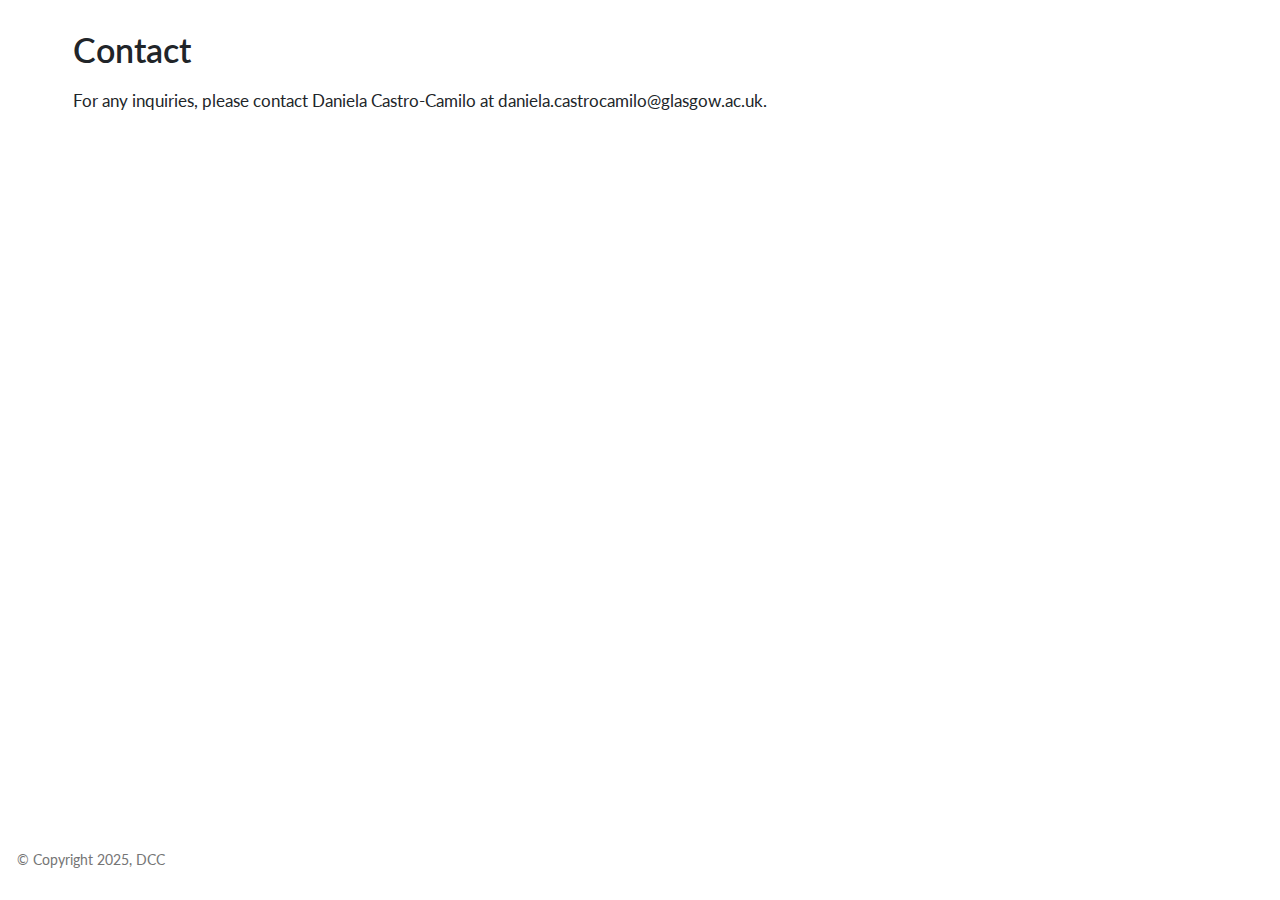
<file: docs/contact.html>
<!DOCTYPE html>
<html xmlns="http://www.w3.org/1999/xhtml" lang="en" xml:lang="en"><head>

<meta charset="utf-8">
<meta name="generator" content="quarto-1.5.57">

<meta name="viewport" content="width=device-width, initial-scale=1.0, user-scalable=yes">


<title>Contact – INLA workshop 2025</title>
<style>
code{white-space: pre-wrap;}
span.smallcaps{font-variant: small-caps;}
div.columns{display: flex; gap: min(4vw, 1.5em);}
div.column{flex: auto; overflow-x: auto;}
div.hanging-indent{margin-left: 1.5em; text-indent: -1.5em;}
ul.task-list{list-style: none;}
ul.task-list li input[type="checkbox"] {
  width: 0.8em;
  margin: 0 0.8em 0.2em -1em; /* quarto-specific, see https://github.com/quarto-dev/quarto-cli/issues/4556 */ 
  vertical-align: middle;
}
</style>


<script src="site_libs/quarto-nav/quarto-nav.js"></script>
<script src="site_libs/clipboard/clipboard.min.js"></script>
<script src="site_libs/quarto-search/autocomplete.umd.js"></script>
<script src="site_libs/quarto-search/fuse.min.js"></script>
<script src="site_libs/quarto-search/quarto-search.js"></script>
<meta name="quarto:offset" content="./">
<script src="site_libs/quarto-html/quarto.js"></script>
<script src="site_libs/quarto-html/popper.min.js"></script>
<script src="site_libs/quarto-html/tippy.umd.min.js"></script>
<script src="site_libs/quarto-html/anchor.min.js"></script>
<link href="site_libs/quarto-html/tippy.css" rel="stylesheet">
<link href="site_libs/quarto-html/quarto-syntax-highlighting.css" rel="stylesheet" id="quarto-text-highlighting-styles">
<script src="site_libs/bootstrap/bootstrap.min.js"></script>
<link href="site_libs/bootstrap/bootstrap-icons.css" rel="stylesheet">
<link href="site_libs/bootstrap/bootstrap.min.css" rel="stylesheet" id="quarto-bootstrap" data-mode="light">
<script id="quarto-search-options" type="application/json">{
  "location": "sidebar",
  "copy-button": false,
  "collapse-after": 3,
  "panel-placement": "start",
  "type": "textbox",
  "limit": 50,
  "keyboard-shortcut": [
    "f",
    "/",
    "s"
  ],
  "show-item-context": false,
  "language": {
    "search-no-results-text": "No results",
    "search-matching-documents-text": "matching documents",
    "search-copy-link-title": "Copy link to search",
    "search-hide-matches-text": "Hide additional matches",
    "search-more-match-text": "more match in this document",
    "search-more-matches-text": "more matches in this document",
    "search-clear-button-title": "Clear",
    "search-text-placeholder": "",
    "search-detached-cancel-button-title": "Cancel",
    "search-submit-button-title": "Submit",
    "search-label": "Search"
  }
}</script>
<style>html{ scroll-behavior: smooth; }</style>


</head>

<body>

<div id="quarto-search-results"></div>
<!-- content -->
<div id="quarto-content" class="quarto-container page-columns page-rows-contents page-layout-full">
<!-- sidebar -->
<!-- margin-sidebar -->
    
<!-- main -->
<main class="content column-page" id="quarto-document-content">

<header id="title-block-header" class="quarto-title-block default">
<div class="quarto-title">
<h1 class="title">Contact</h1>
</div>



<div class="quarto-title-meta column-page">

    
  
    
  </div>
  


</header>


<p>For any inquiries, please contact Daniela Castro-Camilo at daniela.castrocamilo@glasgow.ac.uk.</p>



</main> <!-- /main -->
<script id="quarto-html-after-body" type="application/javascript">
window.document.addEventListener("DOMContentLoaded", function (event) {
  const toggleBodyColorMode = (bsSheetEl) => {
    const mode = bsSheetEl.getAttribute("data-mode");
    const bodyEl = window.document.querySelector("body");
    if (mode === "dark") {
      bodyEl.classList.add("quarto-dark");
      bodyEl.classList.remove("quarto-light");
    } else {
      bodyEl.classList.add("quarto-light");
      bodyEl.classList.remove("quarto-dark");
    }
  }
  const toggleBodyColorPrimary = () => {
    const bsSheetEl = window.document.querySelector("link#quarto-bootstrap");
    if (bsSheetEl) {
      toggleBodyColorMode(bsSheetEl);
    }
  }
  toggleBodyColorPrimary();  
  const icon = "";
  const anchorJS = new window.AnchorJS();
  anchorJS.options = {
    placement: 'right',
    icon: icon
  };
  anchorJS.add('.anchored');
  const isCodeAnnotation = (el) => {
    for (const clz of el.classList) {
      if (clz.startsWith('code-annotation-')) {                     
        return true;
      }
    }
    return false;
  }
  const onCopySuccess = function(e) {
    // button target
    const button = e.trigger;
    // don't keep focus
    button.blur();
    // flash "checked"
    button.classList.add('code-copy-button-checked');
    var currentTitle = button.getAttribute("title");
    button.setAttribute("title", "Copied!");
    let tooltip;
    if (window.bootstrap) {
      button.setAttribute("data-bs-toggle", "tooltip");
      button.setAttribute("data-bs-placement", "left");
      button.setAttribute("data-bs-title", "Copied!");
      tooltip = new bootstrap.Tooltip(button, 
        { trigger: "manual", 
          customClass: "code-copy-button-tooltip",
          offset: [0, -8]});
      tooltip.show();    
    }
    setTimeout(function() {
      if (tooltip) {
        tooltip.hide();
        button.removeAttribute("data-bs-title");
        button.removeAttribute("data-bs-toggle");
        button.removeAttribute("data-bs-placement");
      }
      button.setAttribute("title", currentTitle);
      button.classList.remove('code-copy-button-checked');
    }, 1000);
    // clear code selection
    e.clearSelection();
  }
  const getTextToCopy = function(trigger) {
      const codeEl = trigger.previousElementSibling.cloneNode(true);
      for (const childEl of codeEl.children) {
        if (isCodeAnnotation(childEl)) {
          childEl.remove();
        }
      }
      return codeEl.innerText;
  }
  const clipboard = new window.ClipboardJS('.code-copy-button:not([data-in-quarto-modal])', {
    text: getTextToCopy
  });
  clipboard.on('success', onCopySuccess);
  if (window.document.getElementById('quarto-embedded-source-code-modal')) {
    // For code content inside modals, clipBoardJS needs to be initialized with a container option
    // TODO: Check when it could be a function (https://github.com/zenorocha/clipboard.js/issues/860)
    const clipboardModal = new window.ClipboardJS('.code-copy-button[data-in-quarto-modal]', {
      text: getTextToCopy,
      container: window.document.getElementById('quarto-embedded-source-code-modal')
    });
    clipboardModal.on('success', onCopySuccess);
  }
    var localhostRegex = new RegExp(/^(?:http|https):\/\/localhost\:?[0-9]*\//);
    var mailtoRegex = new RegExp(/^mailto:/);
      var filterRegex = new RegExp('/' + window.location.host + '/');
    var isInternal = (href) => {
        return filterRegex.test(href) || localhostRegex.test(href) || mailtoRegex.test(href);
    }
    // Inspect non-navigation links and adorn them if external
 	var links = window.document.querySelectorAll('a[href]:not(.nav-link):not(.navbar-brand):not(.toc-action):not(.sidebar-link):not(.sidebar-item-toggle):not(.pagination-link):not(.no-external):not([aria-hidden]):not(.dropdown-item):not(.quarto-navigation-tool):not(.about-link)');
    for (var i=0; i<links.length; i++) {
      const link = links[i];
      if (!isInternal(link.href)) {
        // undo the damage that might have been done by quarto-nav.js in the case of
        // links that we want to consider external
        if (link.dataset.originalHref !== undefined) {
          link.href = link.dataset.originalHref;
        }
          // target, if specified
          link.setAttribute("target", "_blank");
          if (link.getAttribute("rel") === null) {
            link.setAttribute("rel", "noopener");
          }
          // default icon
          link.classList.add("external");
      }
    }
  function tippyHover(el, contentFn, onTriggerFn, onUntriggerFn) {
    const config = {
      allowHTML: true,
      maxWidth: 500,
      delay: 100,
      arrow: false,
      appendTo: function(el) {
          return el.parentElement;
      },
      interactive: true,
      interactiveBorder: 10,
      theme: 'quarto',
      placement: 'bottom-start',
    };
    if (contentFn) {
      config.content = contentFn;
    }
    if (onTriggerFn) {
      config.onTrigger = onTriggerFn;
    }
    if (onUntriggerFn) {
      config.onUntrigger = onUntriggerFn;
    }
    window.tippy(el, config); 
  }
  const noterefs = window.document.querySelectorAll('a[role="doc-noteref"]');
  for (var i=0; i<noterefs.length; i++) {
    const ref = noterefs[i];
    tippyHover(ref, function() {
      // use id or data attribute instead here
      let href = ref.getAttribute('data-footnote-href') || ref.getAttribute('href');
      try { href = new URL(href).hash; } catch {}
      const id = href.replace(/^#\/?/, "");
      const note = window.document.getElementById(id);
      if (note) {
        return note.innerHTML;
      } else {
        return "";
      }
    });
  }
  const xrefs = window.document.querySelectorAll('a.quarto-xref');
  const processXRef = (id, note) => {
    // Strip column container classes
    const stripColumnClz = (el) => {
      el.classList.remove("page-full", "page-columns");
      if (el.children) {
        for (const child of el.children) {
          stripColumnClz(child);
        }
      }
    }
    stripColumnClz(note)
    if (id === null || id.startsWith('sec-')) {
      // Special case sections, only their first couple elements
      const container = document.createElement("div");
      if (note.children && note.children.length > 2) {
        container.appendChild(note.children[0].cloneNode(true));
        for (let i = 1; i < note.children.length; i++) {
          const child = note.children[i];
          if (child.tagName === "P" && child.innerText === "") {
            continue;
          } else {
            container.appendChild(child.cloneNode(true));
            break;
          }
        }
        if (window.Quarto?.typesetMath) {
          window.Quarto.typesetMath(container);
        }
        return container.innerHTML
      } else {
        if (window.Quarto?.typesetMath) {
          window.Quarto.typesetMath(note);
        }
        return note.innerHTML;
      }
    } else {
      // Remove any anchor links if they are present
      const anchorLink = note.querySelector('a.anchorjs-link');
      if (anchorLink) {
        anchorLink.remove();
      }
      if (window.Quarto?.typesetMath) {
        window.Quarto.typesetMath(note);
      }
      // TODO in 1.5, we should make sure this works without a callout special case
      if (note.classList.contains("callout")) {
        return note.outerHTML;
      } else {
        return note.innerHTML;
      }
    }
  }
  for (var i=0; i<xrefs.length; i++) {
    const xref = xrefs[i];
    tippyHover(xref, undefined, function(instance) {
      instance.disable();
      let url = xref.getAttribute('href');
      let hash = undefined; 
      if (url.startsWith('#')) {
        hash = url;
      } else {
        try { hash = new URL(url).hash; } catch {}
      }
      if (hash) {
        const id = hash.replace(/^#\/?/, "");
        const note = window.document.getElementById(id);
        if (note !== null) {
          try {
            const html = processXRef(id, note.cloneNode(true));
            instance.setContent(html);
          } finally {
            instance.enable();
            instance.show();
          }
        } else {
          // See if we can fetch this
          fetch(url.split('#')[0])
          .then(res => res.text())
          .then(html => {
            const parser = new DOMParser();
            const htmlDoc = parser.parseFromString(html, "text/html");
            const note = htmlDoc.getElementById(id);
            if (note !== null) {
              const html = processXRef(id, note);
              instance.setContent(html);
            } 
          }).finally(() => {
            instance.enable();
            instance.show();
          });
        }
      } else {
        // See if we can fetch a full url (with no hash to target)
        // This is a special case and we should probably do some content thinning / targeting
        fetch(url)
        .then(res => res.text())
        .then(html => {
          const parser = new DOMParser();
          const htmlDoc = parser.parseFromString(html, "text/html");
          const note = htmlDoc.querySelector('main.content');
          if (note !== null) {
            // This should only happen for chapter cross references
            // (since there is no id in the URL)
            // remove the first header
            if (note.children.length > 0 && note.children[0].tagName === "HEADER") {
              note.children[0].remove();
            }
            const html = processXRef(null, note);
            instance.setContent(html);
          } 
        }).finally(() => {
          instance.enable();
          instance.show();
        });
      }
    }, function(instance) {
    });
  }
      let selectedAnnoteEl;
      const selectorForAnnotation = ( cell, annotation) => {
        let cellAttr = 'data-code-cell="' + cell + '"';
        let lineAttr = 'data-code-annotation="' +  annotation + '"';
        const selector = 'span[' + cellAttr + '][' + lineAttr + ']';
        return selector;
      }
      const selectCodeLines = (annoteEl) => {
        const doc = window.document;
        const targetCell = annoteEl.getAttribute("data-target-cell");
        const targetAnnotation = annoteEl.getAttribute("data-target-annotation");
        const annoteSpan = window.document.querySelector(selectorForAnnotation(targetCell, targetAnnotation));
        const lines = annoteSpan.getAttribute("data-code-lines").split(",");
        const lineIds = lines.map((line) => {
          return targetCell + "-" + line;
        })
        let top = null;
        let height = null;
        let parent = null;
        if (lineIds.length > 0) {
            //compute the position of the single el (top and bottom and make a div)
            const el = window.document.getElementById(lineIds[0]);
            top = el.offsetTop;
            height = el.offsetHeight;
            parent = el.parentElement.parentElement;
          if (lineIds.length > 1) {
            const lastEl = window.document.getElementById(lineIds[lineIds.length - 1]);
            const bottom = lastEl.offsetTop + lastEl.offsetHeight;
            height = bottom - top;
          }
          if (top !== null && height !== null && parent !== null) {
            // cook up a div (if necessary) and position it 
            let div = window.document.getElementById("code-annotation-line-highlight");
            if (div === null) {
              div = window.document.createElement("div");
              div.setAttribute("id", "code-annotation-line-highlight");
              div.style.position = 'absolute';
              parent.appendChild(div);
            }
            div.style.top = top - 2 + "px";
            div.style.height = height + 4 + "px";
            div.style.left = 0;
            let gutterDiv = window.document.getElementById("code-annotation-line-highlight-gutter");
            if (gutterDiv === null) {
              gutterDiv = window.document.createElement("div");
              gutterDiv.setAttribute("id", "code-annotation-line-highlight-gutter");
              gutterDiv.style.position = 'absolute';
              const codeCell = window.document.getElementById(targetCell);
              const gutter = codeCell.querySelector('.code-annotation-gutter');
              gutter.appendChild(gutterDiv);
            }
            gutterDiv.style.top = top - 2 + "px";
            gutterDiv.style.height = height + 4 + "px";
          }
          selectedAnnoteEl = annoteEl;
        }
      };
      const unselectCodeLines = () => {
        const elementsIds = ["code-annotation-line-highlight", "code-annotation-line-highlight-gutter"];
        elementsIds.forEach((elId) => {
          const div = window.document.getElementById(elId);
          if (div) {
            div.remove();
          }
        });
        selectedAnnoteEl = undefined;
      };
        // Handle positioning of the toggle
    window.addEventListener(
      "resize",
      throttle(() => {
        elRect = undefined;
        if (selectedAnnoteEl) {
          selectCodeLines(selectedAnnoteEl);
        }
      }, 10)
    );
    function throttle(fn, ms) {
    let throttle = false;
    let timer;
      return (...args) => {
        if(!throttle) { // first call gets through
            fn.apply(this, args);
            throttle = true;
        } else { // all the others get throttled
            if(timer) clearTimeout(timer); // cancel #2
            timer = setTimeout(() => {
              fn.apply(this, args);
              timer = throttle = false;
            }, ms);
        }
      };
    }
      // Attach click handler to the DT
      const annoteDls = window.document.querySelectorAll('dt[data-target-cell]');
      for (const annoteDlNode of annoteDls) {
        annoteDlNode.addEventListener('click', (event) => {
          const clickedEl = event.target;
          if (clickedEl !== selectedAnnoteEl) {
            unselectCodeLines();
            const activeEl = window.document.querySelector('dt[data-target-cell].code-annotation-active');
            if (activeEl) {
              activeEl.classList.remove('code-annotation-active');
            }
            selectCodeLines(clickedEl);
            clickedEl.classList.add('code-annotation-active');
          } else {
            // Unselect the line
            unselectCodeLines();
            clickedEl.classList.remove('code-annotation-active');
          }
        });
      }
  const findCites = (el) => {
    const parentEl = el.parentElement;
    if (parentEl) {
      const cites = parentEl.dataset.cites;
      if (cites) {
        return {
          el,
          cites: cites.split(' ')
        };
      } else {
        return findCites(el.parentElement)
      }
    } else {
      return undefined;
    }
  };
  var bibliorefs = window.document.querySelectorAll('a[role="doc-biblioref"]');
  for (var i=0; i<bibliorefs.length; i++) {
    const ref = bibliorefs[i];
    const citeInfo = findCites(ref);
    if (citeInfo) {
      tippyHover(citeInfo.el, function() {
        var popup = window.document.createElement('div');
        citeInfo.cites.forEach(function(cite) {
          var citeDiv = window.document.createElement('div');
          citeDiv.classList.add('hanging-indent');
          citeDiv.classList.add('csl-entry');
          var biblioDiv = window.document.getElementById('ref-' + cite);
          if (biblioDiv) {
            citeDiv.innerHTML = biblioDiv.innerHTML;
          }
          popup.appendChild(citeDiv);
        });
        return popup.innerHTML;
      });
    }
  }
});
</script>
</div> <!-- /content -->
<footer class="footer">
  <div class="nav-footer">
    <div class="nav-footer-left">
<p>© Copyright 2025, DCC</p>
</div>   
    <div class="nav-footer-center">
      &nbsp;
    </div>
    <div class="nav-footer-right">
      &nbsp;
    </div>
  </div>
</footer>




<script src="site_libs/quarto-html/zenscroll-min.js"></script>
</body></html>
</file>
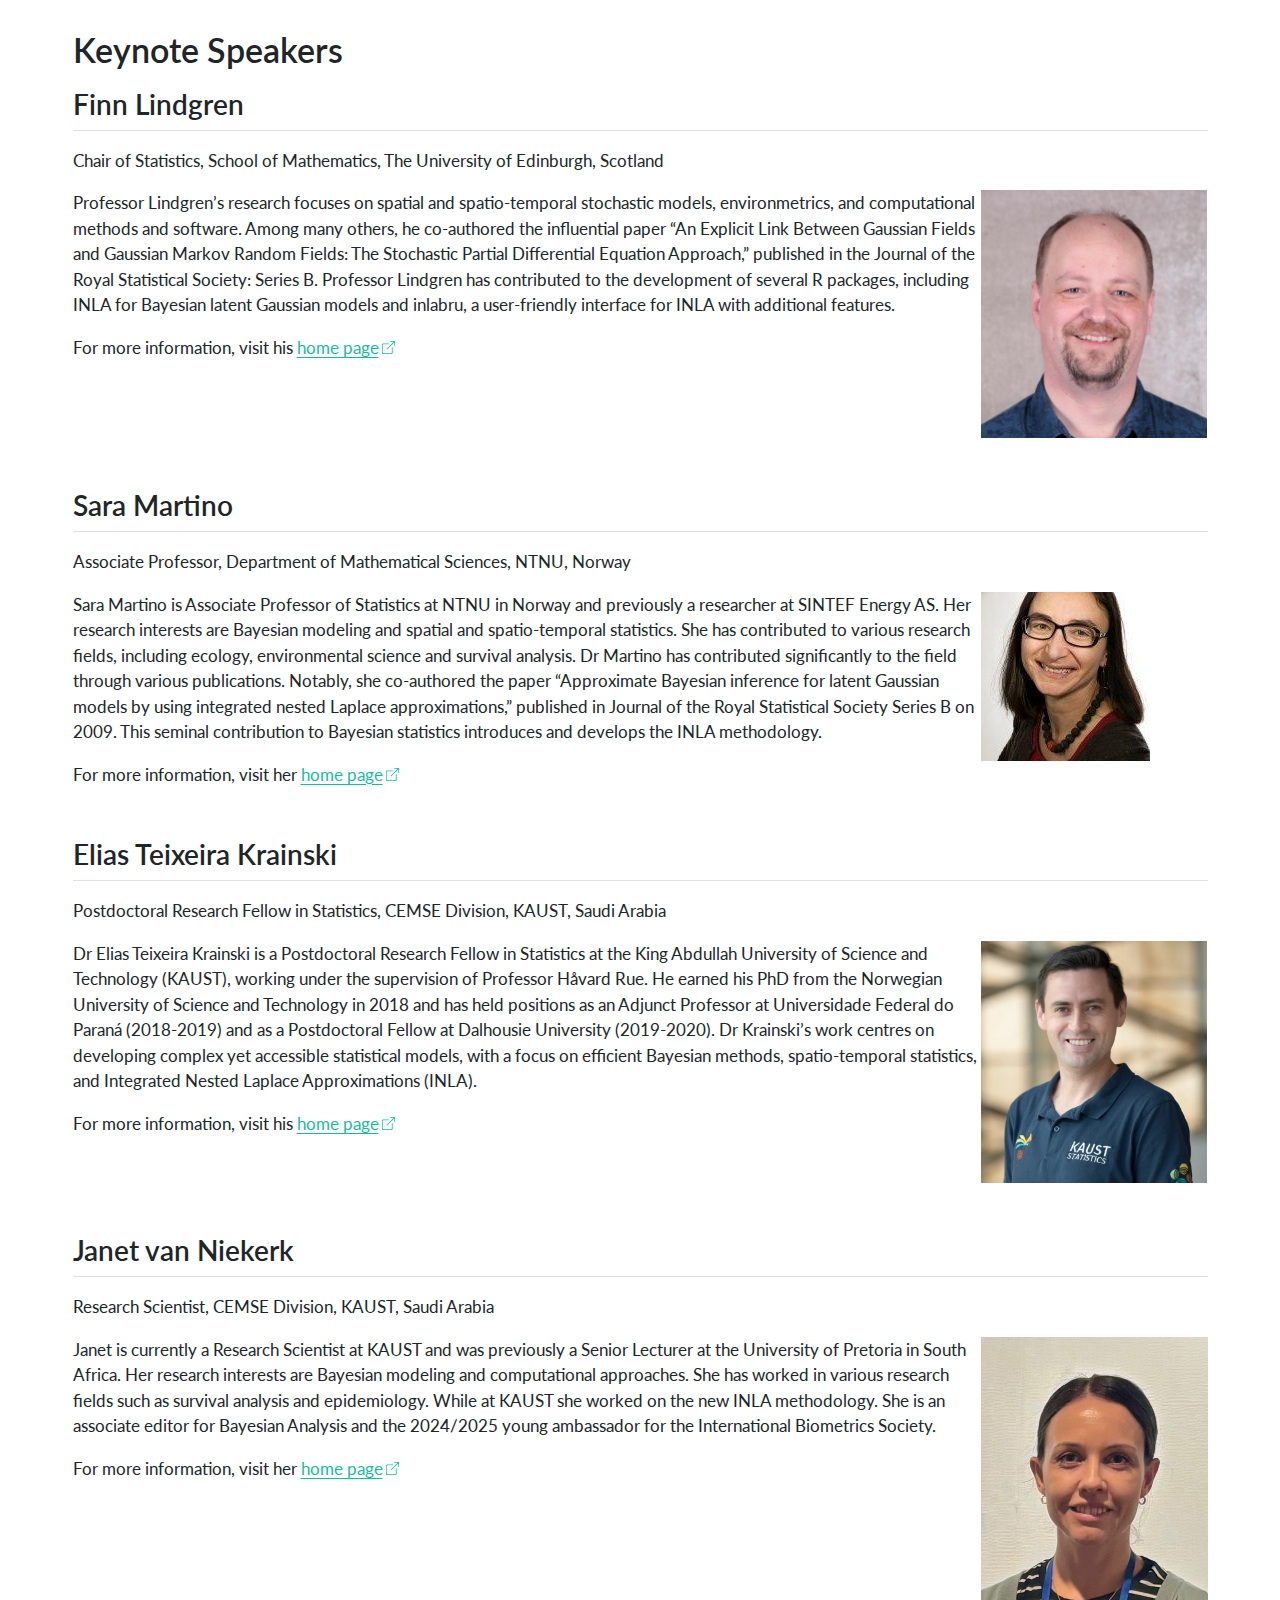
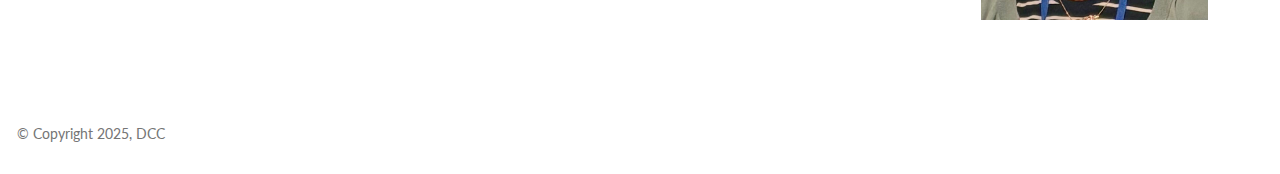
<file: docs/keynotes.html>
<!DOCTYPE html>
<html xmlns="http://www.w3.org/1999/xhtml" lang="en" xml:lang="en"><head>

<meta charset="utf-8">
<meta name="generator" content="quarto-1.5.57">

<meta name="viewport" content="width=device-width, initial-scale=1.0, user-scalable=yes">


<title>Keynote Speakers – INLA workshop 2025</title>
<style>
code{white-space: pre-wrap;}
span.smallcaps{font-variant: small-caps;}
div.columns{display: flex; gap: min(4vw, 1.5em);}
div.column{flex: auto; overflow-x: auto;}
div.hanging-indent{margin-left: 1.5em; text-indent: -1.5em;}
ul.task-list{list-style: none;}
ul.task-list li input[type="checkbox"] {
  width: 0.8em;
  margin: 0 0.8em 0.2em -1em; /* quarto-specific, see https://github.com/quarto-dev/quarto-cli/issues/4556 */ 
  vertical-align: middle;
}
</style>


<script src="site_libs/quarto-nav/quarto-nav.js"></script>
<script src="site_libs/clipboard/clipboard.min.js"></script>
<script src="site_libs/quarto-search/autocomplete.umd.js"></script>
<script src="site_libs/quarto-search/fuse.min.js"></script>
<script src="site_libs/quarto-search/quarto-search.js"></script>
<meta name="quarto:offset" content="./">
<script src="site_libs/quarto-html/quarto.js"></script>
<script src="site_libs/quarto-html/popper.min.js"></script>
<script src="site_libs/quarto-html/tippy.umd.min.js"></script>
<script src="site_libs/quarto-html/anchor.min.js"></script>
<link href="site_libs/quarto-html/tippy.css" rel="stylesheet">
<link href="site_libs/quarto-html/quarto-syntax-highlighting.css" rel="stylesheet" id="quarto-text-highlighting-styles">
<script src="site_libs/bootstrap/bootstrap.min.js"></script>
<link href="site_libs/bootstrap/bootstrap-icons.css" rel="stylesheet">
<link href="site_libs/bootstrap/bootstrap.min.css" rel="stylesheet" id="quarto-bootstrap" data-mode="light">
<script id="quarto-search-options" type="application/json">{
  "location": "sidebar",
  "copy-button": false,
  "collapse-after": 3,
  "panel-placement": "start",
  "type": "textbox",
  "limit": 50,
  "keyboard-shortcut": [
    "f",
    "/",
    "s"
  ],
  "show-item-context": false,
  "language": {
    "search-no-results-text": "No results",
    "search-matching-documents-text": "matching documents",
    "search-copy-link-title": "Copy link to search",
    "search-hide-matches-text": "Hide additional matches",
    "search-more-match-text": "more match in this document",
    "search-more-matches-text": "more matches in this document",
    "search-clear-button-title": "Clear",
    "search-text-placeholder": "",
    "search-detached-cancel-button-title": "Cancel",
    "search-submit-button-title": "Submit",
    "search-label": "Search"
  }
}</script>
<style>html{ scroll-behavior: smooth; }</style>


</head>

<body>

<div id="quarto-search-results"></div>
<!-- content -->
<div id="quarto-content" class="quarto-container page-columns page-rows-contents page-layout-full">
<!-- sidebar -->
<!-- margin-sidebar -->
    
<!-- main -->
<main class="content column-page" id="quarto-document-content">

<header id="title-block-header" class="quarto-title-block default">
<div class="quarto-title">
<h1 class="title">Keynote Speakers</h1>
</div>



<div class="quarto-title-meta column-page">

    
  
    
  </div>
  


</header>


<section id="finn-lindgren" class="level2">
<h2 class="anchored" data-anchor-id="finn-lindgren">Finn Lindgren</h2>
<p>Chair of Statistics, School of Mathematics, The University of Edinburgh, Scotland</p>
<div class="columns">
<div class="column" style="width:80%;">
<p>Professor Lindgren’s research focuses on spatial and spatio-temporal stochastic models, environmetrics, and computational methods and software. Among many others, he co-authored the influential paper “An Explicit Link Between Gaussian Fields and Gaussian Markov Random Fields: The Stochastic Partial Differential Equation Approach,” published in the Journal of the Royal Statistical Society: Series B. Professor Lindgren has contributed to the development of several R packages, including INLA for Bayesian latent Gaussian models and inlabru, a user-friendly interface for INLA with additional features.</p>
<p>For more information, visit his <a href="https://www.maths.ed.ac.uk/~flindgre/">home page</a></p>
</div><div class="column" style="width:20%;">
<p><img src="img/finn_lindgren.jpg" class="img-fluid"></p>
</div>
</div>
</section>
<section id="sara-martino" class="level2">
<h2 class="anchored" data-anchor-id="sara-martino">Sara Martino</h2>
<p>Associate Professor, Department of Mathematical Sciences, NTNU, Norway</p>
<div class="columns">
<div class="column" style="width:80%;">
<p>Sara Martino is Associate Professor of Statistics at NTNU in Norway and previously a researcher at SINTEF Energy AS. Her research interests are Bayesian modeling and spatial and spatio-temporal statistics. She has contributed to various research fields, including ecology, environmental science and survival analysis. Dr Martino has contributed significantly to the field through various publications. Notably, she co-authored the paper “Approximate Bayesian inference for latent Gaussian models by using integrated nested Laplace approximations,” published in Journal of the Royal Statistical Society Series B on 2009. This seminal contribution to Bayesian statistics introduces and develops the INLA methodology.</p>
<p>For more information, visit her <a href="https://www.ntnu.edu/employees/sara.martino">home page</a></p>
</div><div class="column" style="width:20%;">
<p><img src="img/sara_martino.jpg" class="img-fluid"></p>
</div>
</div>
</section>
<section id="elias-teixeira-krainski" class="level2">
<h2 class="anchored" data-anchor-id="elias-teixeira-krainski">Elias Teixeira Krainski</h2>
<p>Postdoctoral Research Fellow in Statistics, CEMSE Division, KAUST, Saudi Arabia</p>
<div class="columns">
<div class="column" style="width:80%;">
<p>Dr Elias Teixeira Krainski is a Postdoctoral Research Fellow in Statistics at the King Abdullah University of Science and Technology (KAUST), working under the supervision of Professor Håvard Rue. He earned his PhD from the Norwegian University of Science and Technology in 2018 and has held positions as an Adjunct Professor at Universidade Federal do Paraná (2018-2019) and as a Postdoctoral Fellow at Dalhousie University (2019-2020). Dr Krainski’s work centres on developing complex yet accessible statistical models, with a focus on efficient Bayesian methods, spatio-temporal statistics, and Integrated Nested Laplace Approximations (INLA).</p>
<p>For more information, visit his <a href="https://cemse.kaust.edu.sa/profiles/elias-teixeira-krainski">home page</a></p>
</div><div class="column" style="width:20%;">
<p><img src="img/elias_krainski.png" class="img-fluid"></p>
</div>
</div>
</section>
<section id="janet-van-niekerk" class="level2">
<h2 class="anchored" data-anchor-id="janet-van-niekerk">Janet van Niekerk</h2>
<p>Research Scientist, CEMSE Division, KAUST, Saudi Arabia</p>
<div class="columns">
<div class="column" style="width:80%;">
<p>Janet is currently a Research Scientist at KAUST and was previously a Senior Lecturer at the University of Pretoria in South Africa. Her research interests are Bayesian modeling and computational approaches. She has worked in various research fields such as survival analysis and epidemiology. While at KAUST she worked on the new INLA methodology. She is an associate editor for Bayesian Analysis and the 2024/2025 young ambassador for the International Biometrics Society.</p>
<p>For more information, visit her <a href="https://cemse.kaust.edu.sa/profiles/janet-van-niekerk">home page</a></p>
</div><div class="column" style="width:20%;">
<p><img src="img/janet_vanniekerk.jpeg" class="img-fluid" style="width:100.0%"></p>
</div>
</div>


</section>

</main> <!-- /main -->
<script id="quarto-html-after-body" type="application/javascript">
window.document.addEventListener("DOMContentLoaded", function (event) {
  const toggleBodyColorMode = (bsSheetEl) => {
    const mode = bsSheetEl.getAttribute("data-mode");
    const bodyEl = window.document.querySelector("body");
    if (mode === "dark") {
      bodyEl.classList.add("quarto-dark");
      bodyEl.classList.remove("quarto-light");
    } else {
      bodyEl.classList.add("quarto-light");
      bodyEl.classList.remove("quarto-dark");
    }
  }
  const toggleBodyColorPrimary = () => {
    const bsSheetEl = window.document.querySelector("link#quarto-bootstrap");
    if (bsSheetEl) {
      toggleBodyColorMode(bsSheetEl);
    }
  }
  toggleBodyColorPrimary();  
  const icon = "";
  const anchorJS = new window.AnchorJS();
  anchorJS.options = {
    placement: 'right',
    icon: icon
  };
  anchorJS.add('.anchored');
  const isCodeAnnotation = (el) => {
    for (const clz of el.classList) {
      if (clz.startsWith('code-annotation-')) {                     
        return true;
      }
    }
    return false;
  }
  const onCopySuccess = function(e) {
    // button target
    const button = e.trigger;
    // don't keep focus
    button.blur();
    // flash "checked"
    button.classList.add('code-copy-button-checked');
    var currentTitle = button.getAttribute("title");
    button.setAttribute("title", "Copied!");
    let tooltip;
    if (window.bootstrap) {
      button.setAttribute("data-bs-toggle", "tooltip");
      button.setAttribute("data-bs-placement", "left");
      button.setAttribute("data-bs-title", "Copied!");
      tooltip = new bootstrap.Tooltip(button, 
        { trigger: "manual", 
          customClass: "code-copy-button-tooltip",
          offset: [0, -8]});
      tooltip.show();    
    }
    setTimeout(function() {
      if (tooltip) {
        tooltip.hide();
        button.removeAttribute("data-bs-title");
        button.removeAttribute("data-bs-toggle");
        button.removeAttribute("data-bs-placement");
      }
      button.setAttribute("title", currentTitle);
      button.classList.remove('code-copy-button-checked');
    }, 1000);
    // clear code selection
    e.clearSelection();
  }
  const getTextToCopy = function(trigger) {
      const codeEl = trigger.previousElementSibling.cloneNode(true);
      for (const childEl of codeEl.children) {
        if (isCodeAnnotation(childEl)) {
          childEl.remove();
        }
      }
      return codeEl.innerText;
  }
  const clipboard = new window.ClipboardJS('.code-copy-button:not([data-in-quarto-modal])', {
    text: getTextToCopy
  });
  clipboard.on('success', onCopySuccess);
  if (window.document.getElementById('quarto-embedded-source-code-modal')) {
    // For code content inside modals, clipBoardJS needs to be initialized with a container option
    // TODO: Check when it could be a function (https://github.com/zenorocha/clipboard.js/issues/860)
    const clipboardModal = new window.ClipboardJS('.code-copy-button[data-in-quarto-modal]', {
      text: getTextToCopy,
      container: window.document.getElementById('quarto-embedded-source-code-modal')
    });
    clipboardModal.on('success', onCopySuccess);
  }
    var localhostRegex = new RegExp(/^(?:http|https):\/\/localhost\:?[0-9]*\//);
    var mailtoRegex = new RegExp(/^mailto:/);
      var filterRegex = new RegExp('/' + window.location.host + '/');
    var isInternal = (href) => {
        return filterRegex.test(href) || localhostRegex.test(href) || mailtoRegex.test(href);
    }
    // Inspect non-navigation links and adorn them if external
 	var links = window.document.querySelectorAll('a[href]:not(.nav-link):not(.navbar-brand):not(.toc-action):not(.sidebar-link):not(.sidebar-item-toggle):not(.pagination-link):not(.no-external):not([aria-hidden]):not(.dropdown-item):not(.quarto-navigation-tool):not(.about-link)');
    for (var i=0; i<links.length; i++) {
      const link = links[i];
      if (!isInternal(link.href)) {
        // undo the damage that might have been done by quarto-nav.js in the case of
        // links that we want to consider external
        if (link.dataset.originalHref !== undefined) {
          link.href = link.dataset.originalHref;
        }
          // target, if specified
          link.setAttribute("target", "_blank");
          if (link.getAttribute("rel") === null) {
            link.setAttribute("rel", "noopener");
          }
          // default icon
          link.classList.add("external");
      }
    }
  function tippyHover(el, contentFn, onTriggerFn, onUntriggerFn) {
    const config = {
      allowHTML: true,
      maxWidth: 500,
      delay: 100,
      arrow: false,
      appendTo: function(el) {
          return el.parentElement;
      },
      interactive: true,
      interactiveBorder: 10,
      theme: 'quarto',
      placement: 'bottom-start',
    };
    if (contentFn) {
      config.content = contentFn;
    }
    if (onTriggerFn) {
      config.onTrigger = onTriggerFn;
    }
    if (onUntriggerFn) {
      config.onUntrigger = onUntriggerFn;
    }
    window.tippy(el, config); 
  }
  const noterefs = window.document.querySelectorAll('a[role="doc-noteref"]');
  for (var i=0; i<noterefs.length; i++) {
    const ref = noterefs[i];
    tippyHover(ref, function() {
      // use id or data attribute instead here
      let href = ref.getAttribute('data-footnote-href') || ref.getAttribute('href');
      try { href = new URL(href).hash; } catch {}
      const id = href.replace(/^#\/?/, "");
      const note = window.document.getElementById(id);
      if (note) {
        return note.innerHTML;
      } else {
        return "";
      }
    });
  }
  const xrefs = window.document.querySelectorAll('a.quarto-xref');
  const processXRef = (id, note) => {
    // Strip column container classes
    const stripColumnClz = (el) => {
      el.classList.remove("page-full", "page-columns");
      if (el.children) {
        for (const child of el.children) {
          stripColumnClz(child);
        }
      }
    }
    stripColumnClz(note)
    if (id === null || id.startsWith('sec-')) {
      // Special case sections, only their first couple elements
      const container = document.createElement("div");
      if (note.children && note.children.length > 2) {
        container.appendChild(note.children[0].cloneNode(true));
        for (let i = 1; i < note.children.length; i++) {
          const child = note.children[i];
          if (child.tagName === "P" && child.innerText === "") {
            continue;
          } else {
            container.appendChild(child.cloneNode(true));
            break;
          }
        }
        if (window.Quarto?.typesetMath) {
          window.Quarto.typesetMath(container);
        }
        return container.innerHTML
      } else {
        if (window.Quarto?.typesetMath) {
          window.Quarto.typesetMath(note);
        }
        return note.innerHTML;
      }
    } else {
      // Remove any anchor links if they are present
      const anchorLink = note.querySelector('a.anchorjs-link');
      if (anchorLink) {
        anchorLink.remove();
      }
      if (window.Quarto?.typesetMath) {
        window.Quarto.typesetMath(note);
      }
      // TODO in 1.5, we should make sure this works without a callout special case
      if (note.classList.contains("callout")) {
        return note.outerHTML;
      } else {
        return note.innerHTML;
      }
    }
  }
  for (var i=0; i<xrefs.length; i++) {
    const xref = xrefs[i];
    tippyHover(xref, undefined, function(instance) {
      instance.disable();
      let url = xref.getAttribute('href');
      let hash = undefined; 
      if (url.startsWith('#')) {
        hash = url;
      } else {
        try { hash = new URL(url).hash; } catch {}
      }
      if (hash) {
        const id = hash.replace(/^#\/?/, "");
        const note = window.document.getElementById(id);
        if (note !== null) {
          try {
            const html = processXRef(id, note.cloneNode(true));
            instance.setContent(html);
          } finally {
            instance.enable();
            instance.show();
          }
        } else {
          // See if we can fetch this
          fetch(url.split('#')[0])
          .then(res => res.text())
          .then(html => {
            const parser = new DOMParser();
            const htmlDoc = parser.parseFromString(html, "text/html");
            const note = htmlDoc.getElementById(id);
            if (note !== null) {
              const html = processXRef(id, note);
              instance.setContent(html);
            } 
          }).finally(() => {
            instance.enable();
            instance.show();
          });
        }
      } else {
        // See if we can fetch a full url (with no hash to target)
        // This is a special case and we should probably do some content thinning / targeting
        fetch(url)
        .then(res => res.text())
        .then(html => {
          const parser = new DOMParser();
          const htmlDoc = parser.parseFromString(html, "text/html");
          const note = htmlDoc.querySelector('main.content');
          if (note !== null) {
            // This should only happen for chapter cross references
            // (since there is no id in the URL)
            // remove the first header
            if (note.children.length > 0 && note.children[0].tagName === "HEADER") {
              note.children[0].remove();
            }
            const html = processXRef(null, note);
            instance.setContent(html);
          } 
        }).finally(() => {
          instance.enable();
          instance.show();
        });
      }
    }, function(instance) {
    });
  }
      let selectedAnnoteEl;
      const selectorForAnnotation = ( cell, annotation) => {
        let cellAttr = 'data-code-cell="' + cell + '"';
        let lineAttr = 'data-code-annotation="' +  annotation + '"';
        const selector = 'span[' + cellAttr + '][' + lineAttr + ']';
        return selector;
      }
      const selectCodeLines = (annoteEl) => {
        const doc = window.document;
        const targetCell = annoteEl.getAttribute("data-target-cell");
        const targetAnnotation = annoteEl.getAttribute("data-target-annotation");
        const annoteSpan = window.document.querySelector(selectorForAnnotation(targetCell, targetAnnotation));
        const lines = annoteSpan.getAttribute("data-code-lines").split(",");
        const lineIds = lines.map((line) => {
          return targetCell + "-" + line;
        })
        let top = null;
        let height = null;
        let parent = null;
        if (lineIds.length > 0) {
            //compute the position of the single el (top and bottom and make a div)
            const el = window.document.getElementById(lineIds[0]);
            top = el.offsetTop;
            height = el.offsetHeight;
            parent = el.parentElement.parentElement;
          if (lineIds.length > 1) {
            const lastEl = window.document.getElementById(lineIds[lineIds.length - 1]);
            const bottom = lastEl.offsetTop + lastEl.offsetHeight;
            height = bottom - top;
          }
          if (top !== null && height !== null && parent !== null) {
            // cook up a div (if necessary) and position it 
            let div = window.document.getElementById("code-annotation-line-highlight");
            if (div === null) {
              div = window.document.createElement("div");
              div.setAttribute("id", "code-annotation-line-highlight");
              div.style.position = 'absolute';
              parent.appendChild(div);
            }
            div.style.top = top - 2 + "px";
            div.style.height = height + 4 + "px";
            div.style.left = 0;
            let gutterDiv = window.document.getElementById("code-annotation-line-highlight-gutter");
            if (gutterDiv === null) {
              gutterDiv = window.document.createElement("div");
              gutterDiv.setAttribute("id", "code-annotation-line-highlight-gutter");
              gutterDiv.style.position = 'absolute';
              const codeCell = window.document.getElementById(targetCell);
              const gutter = codeCell.querySelector('.code-annotation-gutter');
              gutter.appendChild(gutterDiv);
            }
            gutterDiv.style.top = top - 2 + "px";
            gutterDiv.style.height = height + 4 + "px";
          }
          selectedAnnoteEl = annoteEl;
        }
      };
      const unselectCodeLines = () => {
        const elementsIds = ["code-annotation-line-highlight", "code-annotation-line-highlight-gutter"];
        elementsIds.forEach((elId) => {
          const div = window.document.getElementById(elId);
          if (div) {
            div.remove();
          }
        });
        selectedAnnoteEl = undefined;
      };
        // Handle positioning of the toggle
    window.addEventListener(
      "resize",
      throttle(() => {
        elRect = undefined;
        if (selectedAnnoteEl) {
          selectCodeLines(selectedAnnoteEl);
        }
      }, 10)
    );
    function throttle(fn, ms) {
    let throttle = false;
    let timer;
      return (...args) => {
        if(!throttle) { // first call gets through
            fn.apply(this, args);
            throttle = true;
        } else { // all the others get throttled
            if(timer) clearTimeout(timer); // cancel #2
            timer = setTimeout(() => {
              fn.apply(this, args);
              timer = throttle = false;
            }, ms);
        }
      };
    }
      // Attach click handler to the DT
      const annoteDls = window.document.querySelectorAll('dt[data-target-cell]');
      for (const annoteDlNode of annoteDls) {
        annoteDlNode.addEventListener('click', (event) => {
          const clickedEl = event.target;
          if (clickedEl !== selectedAnnoteEl) {
            unselectCodeLines();
            const activeEl = window.document.querySelector('dt[data-target-cell].code-annotation-active');
            if (activeEl) {
              activeEl.classList.remove('code-annotation-active');
            }
            selectCodeLines(clickedEl);
            clickedEl.classList.add('code-annotation-active');
          } else {
            // Unselect the line
            unselectCodeLines();
            clickedEl.classList.remove('code-annotation-active');
          }
        });
      }
  const findCites = (el) => {
    const parentEl = el.parentElement;
    if (parentEl) {
      const cites = parentEl.dataset.cites;
      if (cites) {
        return {
          el,
          cites: cites.split(' ')
        };
      } else {
        return findCites(el.parentElement)
      }
    } else {
      return undefined;
    }
  };
  var bibliorefs = window.document.querySelectorAll('a[role="doc-biblioref"]');
  for (var i=0; i<bibliorefs.length; i++) {
    const ref = bibliorefs[i];
    const citeInfo = findCites(ref);
    if (citeInfo) {
      tippyHover(citeInfo.el, function() {
        var popup = window.document.createElement('div');
        citeInfo.cites.forEach(function(cite) {
          var citeDiv = window.document.createElement('div');
          citeDiv.classList.add('hanging-indent');
          citeDiv.classList.add('csl-entry');
          var biblioDiv = window.document.getElementById('ref-' + cite);
          if (biblioDiv) {
            citeDiv.innerHTML = biblioDiv.innerHTML;
          }
          popup.appendChild(citeDiv);
        });
        return popup.innerHTML;
      });
    }
  }
});
</script>
</div> <!-- /content -->
<footer class="footer">
  <div class="nav-footer">
    <div class="nav-footer-left">
<p>© Copyright 2025, DCC</p>
</div>   
    <div class="nav-footer-center">
      &nbsp;
    </div>
    <div class="nav-footer-right">
      &nbsp;
    </div>
  </div>
</footer>




<script src="site_libs/quarto-html/zenscroll-min.js"></script>
</body></html>
</file>
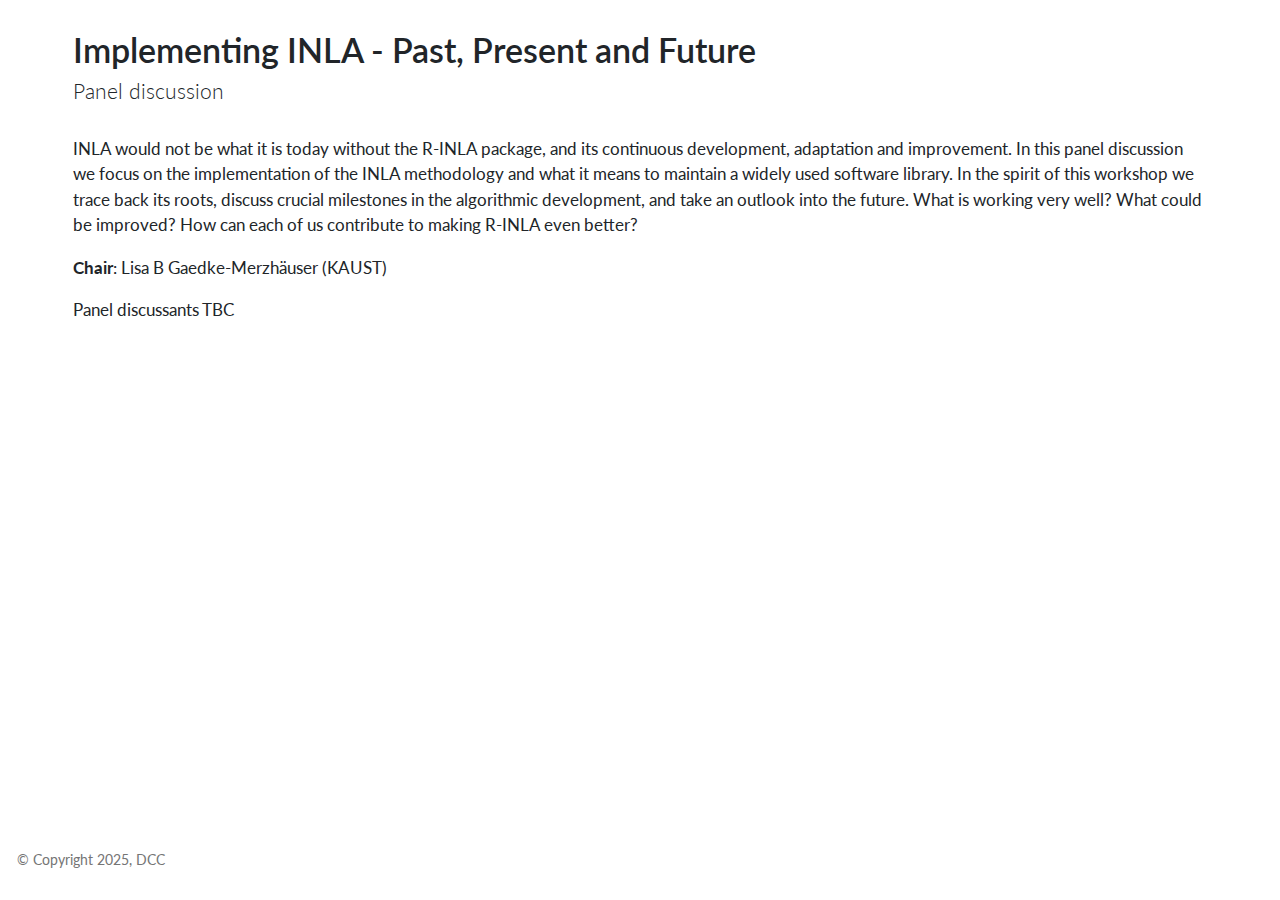
<file: docs/panel.html>
<!DOCTYPE html>
<html xmlns="http://www.w3.org/1999/xhtml" lang="en" xml:lang="en"><head>

<meta charset="utf-8">
<meta name="generator" content="quarto-1.5.57">

<meta name="viewport" content="width=device-width, initial-scale=1.0, user-scalable=yes">


<title>Implementing INLA - Past, Present and Future – INLA workshop 2025</title>
<style>
code{white-space: pre-wrap;}
span.smallcaps{font-variant: small-caps;}
div.columns{display: flex; gap: min(4vw, 1.5em);}
div.column{flex: auto; overflow-x: auto;}
div.hanging-indent{margin-left: 1.5em; text-indent: -1.5em;}
ul.task-list{list-style: none;}
ul.task-list li input[type="checkbox"] {
  width: 0.8em;
  margin: 0 0.8em 0.2em -1em; /* quarto-specific, see https://github.com/quarto-dev/quarto-cli/issues/4556 */ 
  vertical-align: middle;
}
</style>


<script src="site_libs/quarto-nav/quarto-nav.js"></script>
<script src="site_libs/clipboard/clipboard.min.js"></script>
<script src="site_libs/quarto-search/autocomplete.umd.js"></script>
<script src="site_libs/quarto-search/fuse.min.js"></script>
<script src="site_libs/quarto-search/quarto-search.js"></script>
<meta name="quarto:offset" content="./">
<script src="site_libs/quarto-html/quarto.js"></script>
<script src="site_libs/quarto-html/popper.min.js"></script>
<script src="site_libs/quarto-html/tippy.umd.min.js"></script>
<script src="site_libs/quarto-html/anchor.min.js"></script>
<link href="site_libs/quarto-html/tippy.css" rel="stylesheet">
<link href="site_libs/quarto-html/quarto-syntax-highlighting.css" rel="stylesheet" id="quarto-text-highlighting-styles">
<script src="site_libs/bootstrap/bootstrap.min.js"></script>
<link href="site_libs/bootstrap/bootstrap-icons.css" rel="stylesheet">
<link href="site_libs/bootstrap/bootstrap.min.css" rel="stylesheet" id="quarto-bootstrap" data-mode="light">
<script id="quarto-search-options" type="application/json">{
  "location": "sidebar",
  "copy-button": false,
  "collapse-after": 3,
  "panel-placement": "start",
  "type": "textbox",
  "limit": 50,
  "keyboard-shortcut": [
    "f",
    "/",
    "s"
  ],
  "show-item-context": false,
  "language": {
    "search-no-results-text": "No results",
    "search-matching-documents-text": "matching documents",
    "search-copy-link-title": "Copy link to search",
    "search-hide-matches-text": "Hide additional matches",
    "search-more-match-text": "more match in this document",
    "search-more-matches-text": "more matches in this document",
    "search-clear-button-title": "Clear",
    "search-text-placeholder": "",
    "search-detached-cancel-button-title": "Cancel",
    "search-submit-button-title": "Submit",
    "search-label": "Search"
  }
}</script>
<style>html{ scroll-behavior: smooth; }</style>


</head>

<body>

<div id="quarto-search-results"></div>
<!-- content -->
<div id="quarto-content" class="quarto-container page-columns page-rows-contents page-layout-full">
<!-- sidebar -->
<!-- margin-sidebar -->
    
<!-- main -->
<main class="content column-page" id="quarto-document-content">

<header id="title-block-header" class="quarto-title-block default">
<div class="quarto-title">
<h1 class="title">Implementing INLA - Past, Present and Future</h1>
<p class="subtitle lead">Panel discussion</p>
</div>



<div class="quarto-title-meta column-page">

    
  
    
  </div>
  


</header>


<p>INLA would not be what it is today without the R-INLA package, and its continuous development, adaptation and improvement. In this panel discussion we focus on the implementation of the INLA methodology and what it means to maintain a widely used software library. In the spirit of this workshop we trace back its roots, discuss crucial milestones in the algorithmic development, and take an outlook into the future. What is working very well? What could be improved? How can each of us contribute to making R-INLA even better?</p>
<p><strong>Chair</strong>: Lisa B Gaedke-Merzhäuser (KAUST)</p>
<p>Panel discussants TBC</p>



</main> <!-- /main -->
<script id="quarto-html-after-body" type="application/javascript">
window.document.addEventListener("DOMContentLoaded", function (event) {
  const toggleBodyColorMode = (bsSheetEl) => {
    const mode = bsSheetEl.getAttribute("data-mode");
    const bodyEl = window.document.querySelector("body");
    if (mode === "dark") {
      bodyEl.classList.add("quarto-dark");
      bodyEl.classList.remove("quarto-light");
    } else {
      bodyEl.classList.add("quarto-light");
      bodyEl.classList.remove("quarto-dark");
    }
  }
  const toggleBodyColorPrimary = () => {
    const bsSheetEl = window.document.querySelector("link#quarto-bootstrap");
    if (bsSheetEl) {
      toggleBodyColorMode(bsSheetEl);
    }
  }
  toggleBodyColorPrimary();  
  const icon = "";
  const anchorJS = new window.AnchorJS();
  anchorJS.options = {
    placement: 'right',
    icon: icon
  };
  anchorJS.add('.anchored');
  const isCodeAnnotation = (el) => {
    for (const clz of el.classList) {
      if (clz.startsWith('code-annotation-')) {                     
        return true;
      }
    }
    return false;
  }
  const onCopySuccess = function(e) {
    // button target
    const button = e.trigger;
    // don't keep focus
    button.blur();
    // flash "checked"
    button.classList.add('code-copy-button-checked');
    var currentTitle = button.getAttribute("title");
    button.setAttribute("title", "Copied!");
    let tooltip;
    if (window.bootstrap) {
      button.setAttribute("data-bs-toggle", "tooltip");
      button.setAttribute("data-bs-placement", "left");
      button.setAttribute("data-bs-title", "Copied!");
      tooltip = new bootstrap.Tooltip(button, 
        { trigger: "manual", 
          customClass: "code-copy-button-tooltip",
          offset: [0, -8]});
      tooltip.show();    
    }
    setTimeout(function() {
      if (tooltip) {
        tooltip.hide();
        button.removeAttribute("data-bs-title");
        button.removeAttribute("data-bs-toggle");
        button.removeAttribute("data-bs-placement");
      }
      button.setAttribute("title", currentTitle);
      button.classList.remove('code-copy-button-checked');
    }, 1000);
    // clear code selection
    e.clearSelection();
  }
  const getTextToCopy = function(trigger) {
      const codeEl = trigger.previousElementSibling.cloneNode(true);
      for (const childEl of codeEl.children) {
        if (isCodeAnnotation(childEl)) {
          childEl.remove();
        }
      }
      return codeEl.innerText;
  }
  const clipboard = new window.ClipboardJS('.code-copy-button:not([data-in-quarto-modal])', {
    text: getTextToCopy
  });
  clipboard.on('success', onCopySuccess);
  if (window.document.getElementById('quarto-embedded-source-code-modal')) {
    // For code content inside modals, clipBoardJS needs to be initialized with a container option
    // TODO: Check when it could be a function (https://github.com/zenorocha/clipboard.js/issues/860)
    const clipboardModal = new window.ClipboardJS('.code-copy-button[data-in-quarto-modal]', {
      text: getTextToCopy,
      container: window.document.getElementById('quarto-embedded-source-code-modal')
    });
    clipboardModal.on('success', onCopySuccess);
  }
    var localhostRegex = new RegExp(/^(?:http|https):\/\/localhost\:?[0-9]*\//);
    var mailtoRegex = new RegExp(/^mailto:/);
      var filterRegex = new RegExp('/' + window.location.host + '/');
    var isInternal = (href) => {
        return filterRegex.test(href) || localhostRegex.test(href) || mailtoRegex.test(href);
    }
    // Inspect non-navigation links and adorn them if external
 	var links = window.document.querySelectorAll('a[href]:not(.nav-link):not(.navbar-brand):not(.toc-action):not(.sidebar-link):not(.sidebar-item-toggle):not(.pagination-link):not(.no-external):not([aria-hidden]):not(.dropdown-item):not(.quarto-navigation-tool):not(.about-link)');
    for (var i=0; i<links.length; i++) {
      const link = links[i];
      if (!isInternal(link.href)) {
        // undo the damage that might have been done by quarto-nav.js in the case of
        // links that we want to consider external
        if (link.dataset.originalHref !== undefined) {
          link.href = link.dataset.originalHref;
        }
          // target, if specified
          link.setAttribute("target", "_blank");
          if (link.getAttribute("rel") === null) {
            link.setAttribute("rel", "noopener");
          }
          // default icon
          link.classList.add("external");
      }
    }
  function tippyHover(el, contentFn, onTriggerFn, onUntriggerFn) {
    const config = {
      allowHTML: true,
      maxWidth: 500,
      delay: 100,
      arrow: false,
      appendTo: function(el) {
          return el.parentElement;
      },
      interactive: true,
      interactiveBorder: 10,
      theme: 'quarto',
      placement: 'bottom-start',
    };
    if (contentFn) {
      config.content = contentFn;
    }
    if (onTriggerFn) {
      config.onTrigger = onTriggerFn;
    }
    if (onUntriggerFn) {
      config.onUntrigger = onUntriggerFn;
    }
    window.tippy(el, config); 
  }
  const noterefs = window.document.querySelectorAll('a[role="doc-noteref"]');
  for (var i=0; i<noterefs.length; i++) {
    const ref = noterefs[i];
    tippyHover(ref, function() {
      // use id or data attribute instead here
      let href = ref.getAttribute('data-footnote-href') || ref.getAttribute('href');
      try { href = new URL(href).hash; } catch {}
      const id = href.replace(/^#\/?/, "");
      const note = window.document.getElementById(id);
      if (note) {
        return note.innerHTML;
      } else {
        return "";
      }
    });
  }
  const xrefs = window.document.querySelectorAll('a.quarto-xref');
  const processXRef = (id, note) => {
    // Strip column container classes
    const stripColumnClz = (el) => {
      el.classList.remove("page-full", "page-columns");
      if (el.children) {
        for (const child of el.children) {
          stripColumnClz(child);
        }
      }
    }
    stripColumnClz(note)
    if (id === null || id.startsWith('sec-')) {
      // Special case sections, only their first couple elements
      const container = document.createElement("div");
      if (note.children && note.children.length > 2) {
        container.appendChild(note.children[0].cloneNode(true));
        for (let i = 1; i < note.children.length; i++) {
          const child = note.children[i];
          if (child.tagName === "P" && child.innerText === "") {
            continue;
          } else {
            container.appendChild(child.cloneNode(true));
            break;
          }
        }
        if (window.Quarto?.typesetMath) {
          window.Quarto.typesetMath(container);
        }
        return container.innerHTML
      } else {
        if (window.Quarto?.typesetMath) {
          window.Quarto.typesetMath(note);
        }
        return note.innerHTML;
      }
    } else {
      // Remove any anchor links if they are present
      const anchorLink = note.querySelector('a.anchorjs-link');
      if (anchorLink) {
        anchorLink.remove();
      }
      if (window.Quarto?.typesetMath) {
        window.Quarto.typesetMath(note);
      }
      // TODO in 1.5, we should make sure this works without a callout special case
      if (note.classList.contains("callout")) {
        return note.outerHTML;
      } else {
        return note.innerHTML;
      }
    }
  }
  for (var i=0; i<xrefs.length; i++) {
    const xref = xrefs[i];
    tippyHover(xref, undefined, function(instance) {
      instance.disable();
      let url = xref.getAttribute('href');
      let hash = undefined; 
      if (url.startsWith('#')) {
        hash = url;
      } else {
        try { hash = new URL(url).hash; } catch {}
      }
      if (hash) {
        const id = hash.replace(/^#\/?/, "");
        const note = window.document.getElementById(id);
        if (note !== null) {
          try {
            const html = processXRef(id, note.cloneNode(true));
            instance.setContent(html);
          } finally {
            instance.enable();
            instance.show();
          }
        } else {
          // See if we can fetch this
          fetch(url.split('#')[0])
          .then(res => res.text())
          .then(html => {
            const parser = new DOMParser();
            const htmlDoc = parser.parseFromString(html, "text/html");
            const note = htmlDoc.getElementById(id);
            if (note !== null) {
              const html = processXRef(id, note);
              instance.setContent(html);
            } 
          }).finally(() => {
            instance.enable();
            instance.show();
          });
        }
      } else {
        // See if we can fetch a full url (with no hash to target)
        // This is a special case and we should probably do some content thinning / targeting
        fetch(url)
        .then(res => res.text())
        .then(html => {
          const parser = new DOMParser();
          const htmlDoc = parser.parseFromString(html, "text/html");
          const note = htmlDoc.querySelector('main.content');
          if (note !== null) {
            // This should only happen for chapter cross references
            // (since there is no id in the URL)
            // remove the first header
            if (note.children.length > 0 && note.children[0].tagName === "HEADER") {
              note.children[0].remove();
            }
            const html = processXRef(null, note);
            instance.setContent(html);
          } 
        }).finally(() => {
          instance.enable();
          instance.show();
        });
      }
    }, function(instance) {
    });
  }
      let selectedAnnoteEl;
      const selectorForAnnotation = ( cell, annotation) => {
        let cellAttr = 'data-code-cell="' + cell + '"';
        let lineAttr = 'data-code-annotation="' +  annotation + '"';
        const selector = 'span[' + cellAttr + '][' + lineAttr + ']';
        return selector;
      }
      const selectCodeLines = (annoteEl) => {
        const doc = window.document;
        const targetCell = annoteEl.getAttribute("data-target-cell");
        const targetAnnotation = annoteEl.getAttribute("data-target-annotation");
        const annoteSpan = window.document.querySelector(selectorForAnnotation(targetCell, targetAnnotation));
        const lines = annoteSpan.getAttribute("data-code-lines").split(",");
        const lineIds = lines.map((line) => {
          return targetCell + "-" + line;
        })
        let top = null;
        let height = null;
        let parent = null;
        if (lineIds.length > 0) {
            //compute the position of the single el (top and bottom and make a div)
            const el = window.document.getElementById(lineIds[0]);
            top = el.offsetTop;
            height = el.offsetHeight;
            parent = el.parentElement.parentElement;
          if (lineIds.length > 1) {
            const lastEl = window.document.getElementById(lineIds[lineIds.length - 1]);
            const bottom = lastEl.offsetTop + lastEl.offsetHeight;
            height = bottom - top;
          }
          if (top !== null && height !== null && parent !== null) {
            // cook up a div (if necessary) and position it 
            let div = window.document.getElementById("code-annotation-line-highlight");
            if (div === null) {
              div = window.document.createElement("div");
              div.setAttribute("id", "code-annotation-line-highlight");
              div.style.position = 'absolute';
              parent.appendChild(div);
            }
            div.style.top = top - 2 + "px";
            div.style.height = height + 4 + "px";
            div.style.left = 0;
            let gutterDiv = window.document.getElementById("code-annotation-line-highlight-gutter");
            if (gutterDiv === null) {
              gutterDiv = window.document.createElement("div");
              gutterDiv.setAttribute("id", "code-annotation-line-highlight-gutter");
              gutterDiv.style.position = 'absolute';
              const codeCell = window.document.getElementById(targetCell);
              const gutter = codeCell.querySelector('.code-annotation-gutter');
              gutter.appendChild(gutterDiv);
            }
            gutterDiv.style.top = top - 2 + "px";
            gutterDiv.style.height = height + 4 + "px";
          }
          selectedAnnoteEl = annoteEl;
        }
      };
      const unselectCodeLines = () => {
        const elementsIds = ["code-annotation-line-highlight", "code-annotation-line-highlight-gutter"];
        elementsIds.forEach((elId) => {
          const div = window.document.getElementById(elId);
          if (div) {
            div.remove();
          }
        });
        selectedAnnoteEl = undefined;
      };
        // Handle positioning of the toggle
    window.addEventListener(
      "resize",
      throttle(() => {
        elRect = undefined;
        if (selectedAnnoteEl) {
          selectCodeLines(selectedAnnoteEl);
        }
      }, 10)
    );
    function throttle(fn, ms) {
    let throttle = false;
    let timer;
      return (...args) => {
        if(!throttle) { // first call gets through
            fn.apply(this, args);
            throttle = true;
        } else { // all the others get throttled
            if(timer) clearTimeout(timer); // cancel #2
            timer = setTimeout(() => {
              fn.apply(this, args);
              timer = throttle = false;
            }, ms);
        }
      };
    }
      // Attach click handler to the DT
      const annoteDls = window.document.querySelectorAll('dt[data-target-cell]');
      for (const annoteDlNode of annoteDls) {
        annoteDlNode.addEventListener('click', (event) => {
          const clickedEl = event.target;
          if (clickedEl !== selectedAnnoteEl) {
            unselectCodeLines();
            const activeEl = window.document.querySelector('dt[data-target-cell].code-annotation-active');
            if (activeEl) {
              activeEl.classList.remove('code-annotation-active');
            }
            selectCodeLines(clickedEl);
            clickedEl.classList.add('code-annotation-active');
          } else {
            // Unselect the line
            unselectCodeLines();
            clickedEl.classList.remove('code-annotation-active');
          }
        });
      }
  const findCites = (el) => {
    const parentEl = el.parentElement;
    if (parentEl) {
      const cites = parentEl.dataset.cites;
      if (cites) {
        return {
          el,
          cites: cites.split(' ')
        };
      } else {
        return findCites(el.parentElement)
      }
    } else {
      return undefined;
    }
  };
  var bibliorefs = window.document.querySelectorAll('a[role="doc-biblioref"]');
  for (var i=0; i<bibliorefs.length; i++) {
    const ref = bibliorefs[i];
    const citeInfo = findCites(ref);
    if (citeInfo) {
      tippyHover(citeInfo.el, function() {
        var popup = window.document.createElement('div');
        citeInfo.cites.forEach(function(cite) {
          var citeDiv = window.document.createElement('div');
          citeDiv.classList.add('hanging-indent');
          citeDiv.classList.add('csl-entry');
          var biblioDiv = window.document.getElementById('ref-' + cite);
          if (biblioDiv) {
            citeDiv.innerHTML = biblioDiv.innerHTML;
          }
          popup.appendChild(citeDiv);
        });
        return popup.innerHTML;
      });
    }
  }
});
</script>
</div> <!-- /content -->
<footer class="footer">
  <div class="nav-footer">
    <div class="nav-footer-left">
<p>© Copyright 2025, DCC</p>
</div>   
    <div class="nav-footer-center">
      &nbsp;
    </div>
    <div class="nav-footer-right">
      &nbsp;
    </div>
  </div>
</footer>




<script src="site_libs/quarto-html/zenscroll-min.js"></script>
</body></html>
</file>
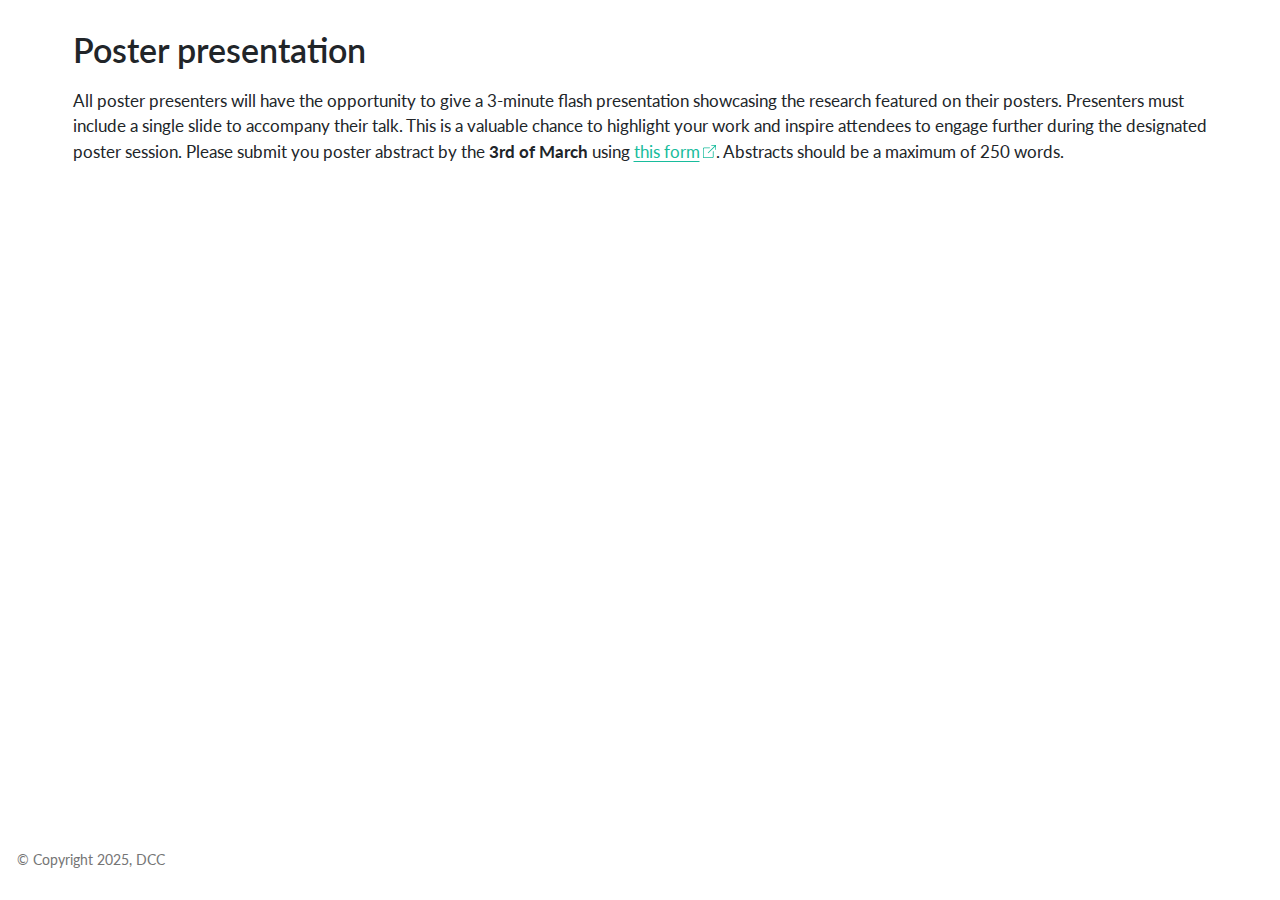
<file: docs/posters.html>
<!DOCTYPE html>
<html xmlns="http://www.w3.org/1999/xhtml" lang="en" xml:lang="en"><head>

<meta charset="utf-8">
<meta name="generator" content="quarto-1.5.57">

<meta name="viewport" content="width=device-width, initial-scale=1.0, user-scalable=yes">


<title>Poster presentation – INLA workshop 2025</title>
<style>
code{white-space: pre-wrap;}
span.smallcaps{font-variant: small-caps;}
div.columns{display: flex; gap: min(4vw, 1.5em);}
div.column{flex: auto; overflow-x: auto;}
div.hanging-indent{margin-left: 1.5em; text-indent: -1.5em;}
ul.task-list{list-style: none;}
ul.task-list li input[type="checkbox"] {
  width: 0.8em;
  margin: 0 0.8em 0.2em -1em; /* quarto-specific, see https://github.com/quarto-dev/quarto-cli/issues/4556 */ 
  vertical-align: middle;
}
</style>


<script src="site_libs/quarto-nav/quarto-nav.js"></script>
<script src="site_libs/clipboard/clipboard.min.js"></script>
<script src="site_libs/quarto-search/autocomplete.umd.js"></script>
<script src="site_libs/quarto-search/fuse.min.js"></script>
<script src="site_libs/quarto-search/quarto-search.js"></script>
<meta name="quarto:offset" content="./">
<script src="site_libs/quarto-html/quarto.js"></script>
<script src="site_libs/quarto-html/popper.min.js"></script>
<script src="site_libs/quarto-html/tippy.umd.min.js"></script>
<script src="site_libs/quarto-html/anchor.min.js"></script>
<link href="site_libs/quarto-html/tippy.css" rel="stylesheet">
<link href="site_libs/quarto-html/quarto-syntax-highlighting.css" rel="stylesheet" id="quarto-text-highlighting-styles">
<script src="site_libs/bootstrap/bootstrap.min.js"></script>
<link href="site_libs/bootstrap/bootstrap-icons.css" rel="stylesheet">
<link href="site_libs/bootstrap/bootstrap.min.css" rel="stylesheet" id="quarto-bootstrap" data-mode="light">
<script id="quarto-search-options" type="application/json">{
  "location": "sidebar",
  "copy-button": false,
  "collapse-after": 3,
  "panel-placement": "start",
  "type": "textbox",
  "limit": 50,
  "keyboard-shortcut": [
    "f",
    "/",
    "s"
  ],
  "show-item-context": false,
  "language": {
    "search-no-results-text": "No results",
    "search-matching-documents-text": "matching documents",
    "search-copy-link-title": "Copy link to search",
    "search-hide-matches-text": "Hide additional matches",
    "search-more-match-text": "more match in this document",
    "search-more-matches-text": "more matches in this document",
    "search-clear-button-title": "Clear",
    "search-text-placeholder": "",
    "search-detached-cancel-button-title": "Cancel",
    "search-submit-button-title": "Submit",
    "search-label": "Search"
  }
}</script>
<style>html{ scroll-behavior: smooth; }</style>


</head>

<body>

<div id="quarto-search-results"></div>
<!-- content -->
<div id="quarto-content" class="quarto-container page-columns page-rows-contents page-layout-full">
<!-- sidebar -->
<!-- margin-sidebar -->
    
<!-- main -->
<main class="content column-page" id="quarto-document-content">

<header id="title-block-header" class="quarto-title-block default">
<div class="quarto-title">
<h1 class="title">Poster presentation</h1>
</div>



<div class="quarto-title-meta column-page">

    
  
    
  </div>
  


</header>


<p>All poster presenters will have the opportunity to give a 3-minute flash presentation showcasing the research featured on their posters. Presenters must include a single slide to accompany their talk. This is a valuable chance to highlight your work and inspire attendees to engage further during the designated poster session. Please submit you poster abstract by the <strong>3rd of March</strong> using <a href="https://forms.office.com/Pages/ResponsePage.aspx?id=KVxybjp2UE-B8i4lTwEzyJqR-CXnEDNJstG6HYmoV49UMzM3NFJOMUg5QVpXVUhZSEVLMVZUMDZESy4u">this form</a>. Abstracts should be a maximum of 250 words.</p>



</main> <!-- /main -->
<script id="quarto-html-after-body" type="application/javascript">
window.document.addEventListener("DOMContentLoaded", function (event) {
  const toggleBodyColorMode = (bsSheetEl) => {
    const mode = bsSheetEl.getAttribute("data-mode");
    const bodyEl = window.document.querySelector("body");
    if (mode === "dark") {
      bodyEl.classList.add("quarto-dark");
      bodyEl.classList.remove("quarto-light");
    } else {
      bodyEl.classList.add("quarto-light");
      bodyEl.classList.remove("quarto-dark");
    }
  }
  const toggleBodyColorPrimary = () => {
    const bsSheetEl = window.document.querySelector("link#quarto-bootstrap");
    if (bsSheetEl) {
      toggleBodyColorMode(bsSheetEl);
    }
  }
  toggleBodyColorPrimary();  
  const icon = "";
  const anchorJS = new window.AnchorJS();
  anchorJS.options = {
    placement: 'right',
    icon: icon
  };
  anchorJS.add('.anchored');
  const isCodeAnnotation = (el) => {
    for (const clz of el.classList) {
      if (clz.startsWith('code-annotation-')) {                     
        return true;
      }
    }
    return false;
  }
  const onCopySuccess = function(e) {
    // button target
    const button = e.trigger;
    // don't keep focus
    button.blur();
    // flash "checked"
    button.classList.add('code-copy-button-checked');
    var currentTitle = button.getAttribute("title");
    button.setAttribute("title", "Copied!");
    let tooltip;
    if (window.bootstrap) {
      button.setAttribute("data-bs-toggle", "tooltip");
      button.setAttribute("data-bs-placement", "left");
      button.setAttribute("data-bs-title", "Copied!");
      tooltip = new bootstrap.Tooltip(button, 
        { trigger: "manual", 
          customClass: "code-copy-button-tooltip",
          offset: [0, -8]});
      tooltip.show();    
    }
    setTimeout(function() {
      if (tooltip) {
        tooltip.hide();
        button.removeAttribute("data-bs-title");
        button.removeAttribute("data-bs-toggle");
        button.removeAttribute("data-bs-placement");
      }
      button.setAttribute("title", currentTitle);
      button.classList.remove('code-copy-button-checked');
    }, 1000);
    // clear code selection
    e.clearSelection();
  }
  const getTextToCopy = function(trigger) {
      const codeEl = trigger.previousElementSibling.cloneNode(true);
      for (const childEl of codeEl.children) {
        if (isCodeAnnotation(childEl)) {
          childEl.remove();
        }
      }
      return codeEl.innerText;
  }
  const clipboard = new window.ClipboardJS('.code-copy-button:not([data-in-quarto-modal])', {
    text: getTextToCopy
  });
  clipboard.on('success', onCopySuccess);
  if (window.document.getElementById('quarto-embedded-source-code-modal')) {
    // For code content inside modals, clipBoardJS needs to be initialized with a container option
    // TODO: Check when it could be a function (https://github.com/zenorocha/clipboard.js/issues/860)
    const clipboardModal = new window.ClipboardJS('.code-copy-button[data-in-quarto-modal]', {
      text: getTextToCopy,
      container: window.document.getElementById('quarto-embedded-source-code-modal')
    });
    clipboardModal.on('success', onCopySuccess);
  }
    var localhostRegex = new RegExp(/^(?:http|https):\/\/localhost\:?[0-9]*\//);
    var mailtoRegex = new RegExp(/^mailto:/);
      var filterRegex = new RegExp('/' + window.location.host + '/');
    var isInternal = (href) => {
        return filterRegex.test(href) || localhostRegex.test(href) || mailtoRegex.test(href);
    }
    // Inspect non-navigation links and adorn them if external
 	var links = window.document.querySelectorAll('a[href]:not(.nav-link):not(.navbar-brand):not(.toc-action):not(.sidebar-link):not(.sidebar-item-toggle):not(.pagination-link):not(.no-external):not([aria-hidden]):not(.dropdown-item):not(.quarto-navigation-tool):not(.about-link)');
    for (var i=0; i<links.length; i++) {
      const link = links[i];
      if (!isInternal(link.href)) {
        // undo the damage that might have been done by quarto-nav.js in the case of
        // links that we want to consider external
        if (link.dataset.originalHref !== undefined) {
          link.href = link.dataset.originalHref;
        }
          // target, if specified
          link.setAttribute("target", "_blank");
          if (link.getAttribute("rel") === null) {
            link.setAttribute("rel", "noopener");
          }
          // default icon
          link.classList.add("external");
      }
    }
  function tippyHover(el, contentFn, onTriggerFn, onUntriggerFn) {
    const config = {
      allowHTML: true,
      maxWidth: 500,
      delay: 100,
      arrow: false,
      appendTo: function(el) {
          return el.parentElement;
      },
      interactive: true,
      interactiveBorder: 10,
      theme: 'quarto',
      placement: 'bottom-start',
    };
    if (contentFn) {
      config.content = contentFn;
    }
    if (onTriggerFn) {
      config.onTrigger = onTriggerFn;
    }
    if (onUntriggerFn) {
      config.onUntrigger = onUntriggerFn;
    }
    window.tippy(el, config); 
  }
  const noterefs = window.document.querySelectorAll('a[role="doc-noteref"]');
  for (var i=0; i<noterefs.length; i++) {
    const ref = noterefs[i];
    tippyHover(ref, function() {
      // use id or data attribute instead here
      let href = ref.getAttribute('data-footnote-href') || ref.getAttribute('href');
      try { href = new URL(href).hash; } catch {}
      const id = href.replace(/^#\/?/, "");
      const note = window.document.getElementById(id);
      if (note) {
        return note.innerHTML;
      } else {
        return "";
      }
    });
  }
  const xrefs = window.document.querySelectorAll('a.quarto-xref');
  const processXRef = (id, note) => {
    // Strip column container classes
    const stripColumnClz = (el) => {
      el.classList.remove("page-full", "page-columns");
      if (el.children) {
        for (const child of el.children) {
          stripColumnClz(child);
        }
      }
    }
    stripColumnClz(note)
    if (id === null || id.startsWith('sec-')) {
      // Special case sections, only their first couple elements
      const container = document.createElement("div");
      if (note.children && note.children.length > 2) {
        container.appendChild(note.children[0].cloneNode(true));
        for (let i = 1; i < note.children.length; i++) {
          const child = note.children[i];
          if (child.tagName === "P" && child.innerText === "") {
            continue;
          } else {
            container.appendChild(child.cloneNode(true));
            break;
          }
        }
        if (window.Quarto?.typesetMath) {
          window.Quarto.typesetMath(container);
        }
        return container.innerHTML
      } else {
        if (window.Quarto?.typesetMath) {
          window.Quarto.typesetMath(note);
        }
        return note.innerHTML;
      }
    } else {
      // Remove any anchor links if they are present
      const anchorLink = note.querySelector('a.anchorjs-link');
      if (anchorLink) {
        anchorLink.remove();
      }
      if (window.Quarto?.typesetMath) {
        window.Quarto.typesetMath(note);
      }
      // TODO in 1.5, we should make sure this works without a callout special case
      if (note.classList.contains("callout")) {
        return note.outerHTML;
      } else {
        return note.innerHTML;
      }
    }
  }
  for (var i=0; i<xrefs.length; i++) {
    const xref = xrefs[i];
    tippyHover(xref, undefined, function(instance) {
      instance.disable();
      let url = xref.getAttribute('href');
      let hash = undefined; 
      if (url.startsWith('#')) {
        hash = url;
      } else {
        try { hash = new URL(url).hash; } catch {}
      }
      if (hash) {
        const id = hash.replace(/^#\/?/, "");
        const note = window.document.getElementById(id);
        if (note !== null) {
          try {
            const html = processXRef(id, note.cloneNode(true));
            instance.setContent(html);
          } finally {
            instance.enable();
            instance.show();
          }
        } else {
          // See if we can fetch this
          fetch(url.split('#')[0])
          .then(res => res.text())
          .then(html => {
            const parser = new DOMParser();
            const htmlDoc = parser.parseFromString(html, "text/html");
            const note = htmlDoc.getElementById(id);
            if (note !== null) {
              const html = processXRef(id, note);
              instance.setContent(html);
            } 
          }).finally(() => {
            instance.enable();
            instance.show();
          });
        }
      } else {
        // See if we can fetch a full url (with no hash to target)
        // This is a special case and we should probably do some content thinning / targeting
        fetch(url)
        .then(res => res.text())
        .then(html => {
          const parser = new DOMParser();
          const htmlDoc = parser.parseFromString(html, "text/html");
          const note = htmlDoc.querySelector('main.content');
          if (note !== null) {
            // This should only happen for chapter cross references
            // (since there is no id in the URL)
            // remove the first header
            if (note.children.length > 0 && note.children[0].tagName === "HEADER") {
              note.children[0].remove();
            }
            const html = processXRef(null, note);
            instance.setContent(html);
          } 
        }).finally(() => {
          instance.enable();
          instance.show();
        });
      }
    }, function(instance) {
    });
  }
      let selectedAnnoteEl;
      const selectorForAnnotation = ( cell, annotation) => {
        let cellAttr = 'data-code-cell="' + cell + '"';
        let lineAttr = 'data-code-annotation="' +  annotation + '"';
        const selector = 'span[' + cellAttr + '][' + lineAttr + ']';
        return selector;
      }
      const selectCodeLines = (annoteEl) => {
        const doc = window.document;
        const targetCell = annoteEl.getAttribute("data-target-cell");
        const targetAnnotation = annoteEl.getAttribute("data-target-annotation");
        const annoteSpan = window.document.querySelector(selectorForAnnotation(targetCell, targetAnnotation));
        const lines = annoteSpan.getAttribute("data-code-lines").split(",");
        const lineIds = lines.map((line) => {
          return targetCell + "-" + line;
        })
        let top = null;
        let height = null;
        let parent = null;
        if (lineIds.length > 0) {
            //compute the position of the single el (top and bottom and make a div)
            const el = window.document.getElementById(lineIds[0]);
            top = el.offsetTop;
            height = el.offsetHeight;
            parent = el.parentElement.parentElement;
          if (lineIds.length > 1) {
            const lastEl = window.document.getElementById(lineIds[lineIds.length - 1]);
            const bottom = lastEl.offsetTop + lastEl.offsetHeight;
            height = bottom - top;
          }
          if (top !== null && height !== null && parent !== null) {
            // cook up a div (if necessary) and position it 
            let div = window.document.getElementById("code-annotation-line-highlight");
            if (div === null) {
              div = window.document.createElement("div");
              div.setAttribute("id", "code-annotation-line-highlight");
              div.style.position = 'absolute';
              parent.appendChild(div);
            }
            div.style.top = top - 2 + "px";
            div.style.height = height + 4 + "px";
            div.style.left = 0;
            let gutterDiv = window.document.getElementById("code-annotation-line-highlight-gutter");
            if (gutterDiv === null) {
              gutterDiv = window.document.createElement("div");
              gutterDiv.setAttribute("id", "code-annotation-line-highlight-gutter");
              gutterDiv.style.position = 'absolute';
              const codeCell = window.document.getElementById(targetCell);
              const gutter = codeCell.querySelector('.code-annotation-gutter');
              gutter.appendChild(gutterDiv);
            }
            gutterDiv.style.top = top - 2 + "px";
            gutterDiv.style.height = height + 4 + "px";
          }
          selectedAnnoteEl = annoteEl;
        }
      };
      const unselectCodeLines = () => {
        const elementsIds = ["code-annotation-line-highlight", "code-annotation-line-highlight-gutter"];
        elementsIds.forEach((elId) => {
          const div = window.document.getElementById(elId);
          if (div) {
            div.remove();
          }
        });
        selectedAnnoteEl = undefined;
      };
        // Handle positioning of the toggle
    window.addEventListener(
      "resize",
      throttle(() => {
        elRect = undefined;
        if (selectedAnnoteEl) {
          selectCodeLines(selectedAnnoteEl);
        }
      }, 10)
    );
    function throttle(fn, ms) {
    let throttle = false;
    let timer;
      return (...args) => {
        if(!throttle) { // first call gets through
            fn.apply(this, args);
            throttle = true;
        } else { // all the others get throttled
            if(timer) clearTimeout(timer); // cancel #2
            timer = setTimeout(() => {
              fn.apply(this, args);
              timer = throttle = false;
            }, ms);
        }
      };
    }
      // Attach click handler to the DT
      const annoteDls = window.document.querySelectorAll('dt[data-target-cell]');
      for (const annoteDlNode of annoteDls) {
        annoteDlNode.addEventListener('click', (event) => {
          const clickedEl = event.target;
          if (clickedEl !== selectedAnnoteEl) {
            unselectCodeLines();
            const activeEl = window.document.querySelector('dt[data-target-cell].code-annotation-active');
            if (activeEl) {
              activeEl.classList.remove('code-annotation-active');
            }
            selectCodeLines(clickedEl);
            clickedEl.classList.add('code-annotation-active');
          } else {
            // Unselect the line
            unselectCodeLines();
            clickedEl.classList.remove('code-annotation-active');
          }
        });
      }
  const findCites = (el) => {
    const parentEl = el.parentElement;
    if (parentEl) {
      const cites = parentEl.dataset.cites;
      if (cites) {
        return {
          el,
          cites: cites.split(' ')
        };
      } else {
        return findCites(el.parentElement)
      }
    } else {
      return undefined;
    }
  };
  var bibliorefs = window.document.querySelectorAll('a[role="doc-biblioref"]');
  for (var i=0; i<bibliorefs.length; i++) {
    const ref = bibliorefs[i];
    const citeInfo = findCites(ref);
    if (citeInfo) {
      tippyHover(citeInfo.el, function() {
        var popup = window.document.createElement('div');
        citeInfo.cites.forEach(function(cite) {
          var citeDiv = window.document.createElement('div');
          citeDiv.classList.add('hanging-indent');
          citeDiv.classList.add('csl-entry');
          var biblioDiv = window.document.getElementById('ref-' + cite);
          if (biblioDiv) {
            citeDiv.innerHTML = biblioDiv.innerHTML;
          }
          popup.appendChild(citeDiv);
        });
        return popup.innerHTML;
      });
    }
  }
});
</script>
</div> <!-- /content -->
<footer class="footer">
  <div class="nav-footer">
    <div class="nav-footer-left">
<p>© Copyright 2025, DCC</p>
</div>   
    <div class="nav-footer-center">
      &nbsp;
    </div>
    <div class="nav-footer-right">
      &nbsp;
    </div>
  </div>
</footer>




<script src="site_libs/quarto-html/zenscroll-min.js"></script>
</body></html>
</file>
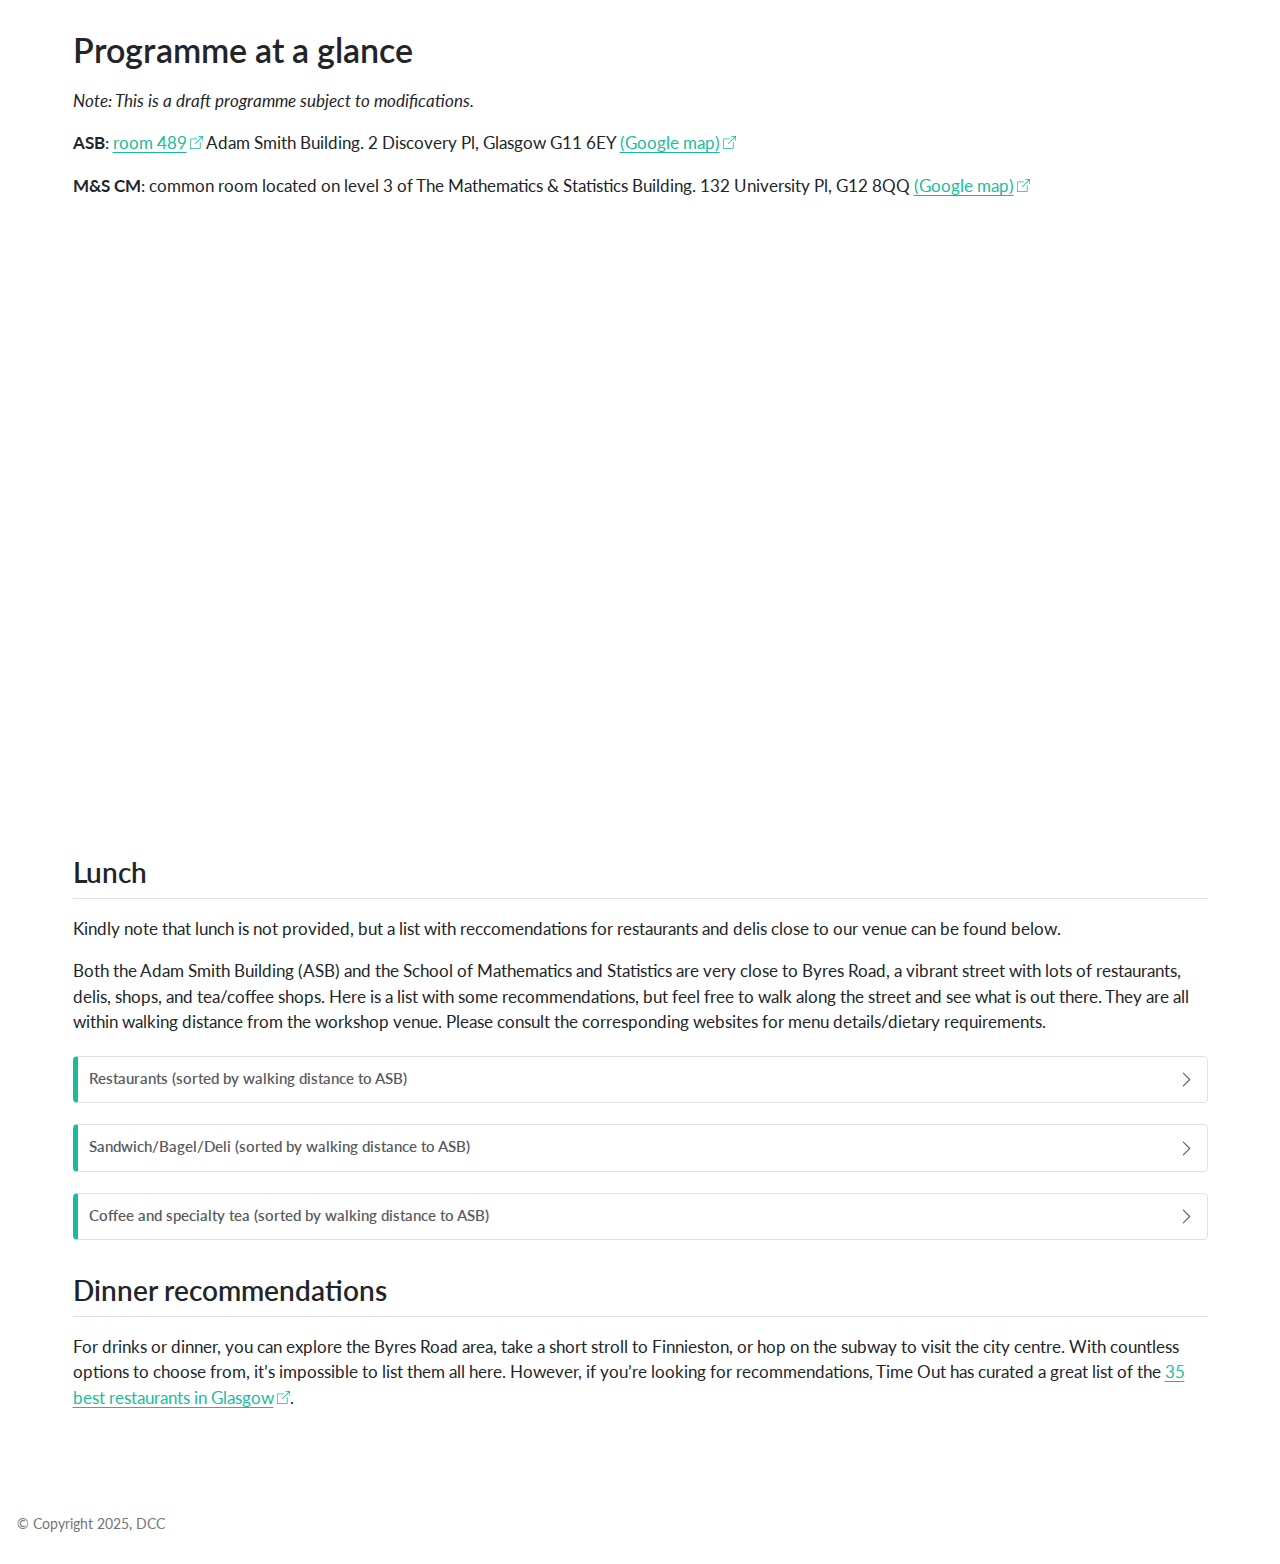
<file: docs/programme.html>
<!DOCTYPE html>
<html xmlns="http://www.w3.org/1999/xhtml" lang="en" xml:lang="en"><head>

<meta charset="utf-8">
<meta name="generator" content="quarto-1.5.57">

<meta name="viewport" content="width=device-width, initial-scale=1.0, user-scalable=yes">


<title>Programme at a glance – INLA workshop 2025</title>
<style>
code{white-space: pre-wrap;}
span.smallcaps{font-variant: small-caps;}
div.columns{display: flex; gap: min(4vw, 1.5em);}
div.column{flex: auto; overflow-x: auto;}
div.hanging-indent{margin-left: 1.5em; text-indent: -1.5em;}
ul.task-list{list-style: none;}
ul.task-list li input[type="checkbox"] {
  width: 0.8em;
  margin: 0 0.8em 0.2em -1em; /* quarto-specific, see https://github.com/quarto-dev/quarto-cli/issues/4556 */ 
  vertical-align: middle;
}
</style>


<script src="site_libs/quarto-nav/quarto-nav.js"></script>
<script src="site_libs/clipboard/clipboard.min.js"></script>
<script src="site_libs/quarto-search/autocomplete.umd.js"></script>
<script src="site_libs/quarto-search/fuse.min.js"></script>
<script src="site_libs/quarto-search/quarto-search.js"></script>
<meta name="quarto:offset" content="./">
<script src="site_libs/quarto-html/quarto.js"></script>
<script src="site_libs/quarto-html/popper.min.js"></script>
<script src="site_libs/quarto-html/tippy.umd.min.js"></script>
<script src="site_libs/quarto-html/anchor.min.js"></script>
<link href="site_libs/quarto-html/tippy.css" rel="stylesheet">
<link href="site_libs/quarto-html/quarto-syntax-highlighting.css" rel="stylesheet" id="quarto-text-highlighting-styles">
<script src="site_libs/bootstrap/bootstrap.min.js"></script>
<link href="site_libs/bootstrap/bootstrap-icons.css" rel="stylesheet">
<link href="site_libs/bootstrap/bootstrap.min.css" rel="stylesheet" id="quarto-bootstrap" data-mode="light">
<script id="quarto-search-options" type="application/json">{
  "location": "sidebar",
  "copy-button": false,
  "collapse-after": 3,
  "panel-placement": "start",
  "type": "textbox",
  "limit": 50,
  "keyboard-shortcut": [
    "f",
    "/",
    "s"
  ],
  "show-item-context": false,
  "language": {
    "search-no-results-text": "No results",
    "search-matching-documents-text": "matching documents",
    "search-copy-link-title": "Copy link to search",
    "search-hide-matches-text": "Hide additional matches",
    "search-more-match-text": "more match in this document",
    "search-more-matches-text": "more matches in this document",
    "search-clear-button-title": "Clear",
    "search-text-placeholder": "",
    "search-detached-cancel-button-title": "Cancel",
    "search-submit-button-title": "Submit",
    "search-label": "Search"
  }
}</script>
<style>html{ scroll-behavior: smooth; }</style>


</head>

<body>

<div id="quarto-search-results"></div>
<!-- content -->
<div id="quarto-content" class="quarto-container page-columns page-rows-contents page-layout-full">
<!-- sidebar -->
<!-- margin-sidebar -->
    
<!-- main -->
<main class="content column-page" id="quarto-document-content">

<header id="title-block-header" class="quarto-title-block default">
<div class="quarto-title">
<h1 class="title">Programme at a glance</h1>
</div>



<div class="quarto-title-meta column-page">

    
  
    
  </div>
  


</header>


<p><em>Note: This is a draft programme subject to modifications.</em></p>
<p><strong>ASB</strong>: <a href="https://www.gla.ac.uk/myglasgow/estates/timetabling/roomphotos/adamsmith/#adamsmithbuilding-room489">room 489</a> Adam Smith Building. 2 Discovery Pl, Glasgow G11 6EY <a href="https://www.google.com/maps/place/Adam+Smith+Building/@55.8707374,-4.294399,436m/data=!3m1!1e3!4m6!3m5!1s0x488845d2737b79fd:0xfe2b41461842a2b1!8m2!3d55.8707374!4d-4.2956865!16s%2Fm%2F0cp1g7m?entry=ttu&amp;g_ep=EgoyMDI1MDEwOC4wIKXMDSoASAFQAw%3D%3D">(Google map)</a></p>
<p><strong>M&amp;S CM</strong>: common room located on level 3 of The Mathematics &amp; Statistics Building. 132 University Pl, G12 8QQ <a href="https://www.google.com/maps/place/School+of+Mathematics+and+Statistics/@55.8726073,-4.2944843,511m/data=!3m2!1e3!4b1!4m6!3m5!1s0x488845cfd066d839:0xeab86bed8f92f0d0!8m2!3d55.8726073!4d-4.2944843!16s%2Fg%2F11ddzkn8v0?entry=ttu&amp;g_ep=EgoyMDI1MDEyMC4wIKXMDSoASAFQAw%3D%3D">(Google map)</a></p>
<div style="text-align: center;">
<p><iframe src="img/INLAworkshop2025_TentativeProgramme.pdf" width="900" height="600" style="border:none;"></iframe></p>
</div>
<section id="lunch" class="level2">
<h2 class="anchored" data-anchor-id="lunch">Lunch</h2>
<p>Kindly note that lunch is not provided, but a list with reccomendations for restaurants and delis close to our venue can be found below.</p>
<p>Both the Adam Smith Building (ASB) and the School of Mathematics and Statistics are very close to Byres Road, a vibrant street with lots of restaurants, delis, shops, and tea/coffee shops. Here is a list with some recommendations, but feel free to walk along the street and see what is out there. They are all within walking distance from the workshop venue. Please consult the corresponding websites for menu details/dietary requirements.</p>
<div class="callout callout-style-simple callout-tip no-icon callout-titled">
<div class="callout-header d-flex align-content-center" data-bs-toggle="collapse" data-bs-target=".callout-1-contents" aria-controls="callout-1" aria-expanded="false" aria-label="Toggle callout">
<div class="callout-icon-container">
<i class="callout-icon no-icon"></i>
</div>
<div class="callout-title-container flex-fill">
Restaurants (sorted by walking distance to ASB)
</div>
<div class="callout-btn-toggle d-inline-block border-0 py-1 ps-1 pe-0 float-end"><i class="callout-toggle"></i></div>
</div>
<div id="callout-1" class="callout-1-contents callout-collapse collapse">
<div class="callout-body-container callout-body">
<table class="table-striped table-hover caption-top table">
<colgroup>
<col style="width: 29%">
<col style="width: 25%">
<col style="width: 34%">
<col style="width: 10%">
</colgroup>
<thead>
<tr class="header">
<th>Name</th>
<th>Style</th>
<th>Address</th>
<th>To ASB</th>
</tr>
</thead>
<tbody>
<tr class="odd">
<td>Eighty Eight</td>
<td>Small plates</td>
<td>88 Dumbarton Rd, G11 6NX</td>
<td>3min</td>
</tr>
<tr class="even">
<td>Number 16 Restaurant</td>
<td>Modern European</td>
<td>16 Byres Rd, G11 5JY</td>
<td>3min</td>
</tr>
<tr class="odd">
<td>St Lucia Pasta</td>
<td>Italian</td>
<td>4 Byres Rd, G11 5JY</td>
<td>3min</td>
</tr>
<tr class="even">
<td>Dumpling Monkey</td>
<td>Chinese</td>
<td>121 Dumbarton Rd, G11 6PR</td>
<td>4min</td>
</tr>
<tr class="odd">
<td>TING THAI Byres Road</td>
<td>Thai</td>
<td>94 Byres Rd, G12 8TB</td>
<td>5min</td>
</tr>
<tr class="even">
<td>Bibimbap</td>
<td>Korean</td>
<td>4 Byres Rd, G11 5JY</td>
<td>6min</td>
</tr>
<tr class="odd">
<td>Topolabamba</td>
<td>Mexican</td>
<td>116-122 Byres Rd, G12 8TB</td>
<td>6min</td>
</tr>
<tr class="even">
<td>La Vita Spuntini</td>
<td>Italian</td>
<td>199 Byres Rd, G12 8TN</td>
<td>8min</td>
</tr>
<tr class="odd">
<td>Little Italy Pizzeria</td>
<td>Italian</td>
<td>205 Byres Rd, G12 8TN</td>
<td>8min</td>
</tr>
<tr class="even">
<td>Bantawala</td>
<td>Indian</td>
<td>4 Byres Rd, G11 5JY</td>
<td>9min</td>
</tr>
<tr class="odd">
<td>Ashoka Ashton Lane</td>
<td>Indian</td>
<td>19 Ashton Ln, G12 8SJ</td>
<td>10min</td>
</tr>
<tr class="even">
<td>Ubiquitous Chip</td>
<td>Scottish</td>
<td>12 Ashton Ln, G12 8SJ</td>
<td>10min</td>
</tr>
<tr class="odd">
<td>Bothy Glasgow</td>
<td>Scottish</td>
<td>11 Ruthven Ln, G12 9BG</td>
<td>10min</td>
</tr>
<tr class="even">
<td>The Gardener</td>
<td>Bites,small plates</td>
<td>24 Ashton Ln, G12 8SJ</td>
<td>10min</td>
</tr>
<tr class="odd">
<td>Chaakoo</td>
<td>Indian</td>
<td>61 Ruthven Ln, G12 9BG</td>
<td>11min</td>
</tr>
<tr class="even">
<td>Ka Pao</td>
<td>Southeast Asian</td>
<td>26 Vinicombe St, G12 8BE</td>
<td>13min</td>
</tr>
<tr class="odd">
<td>Crabshakk Botanics</td>
<td>Fish</td>
<td>18 Vinicombe St, G12 8BE</td>
<td>13min</td>
</tr>
</tbody>
</table>
</div>
</div>
</div>
<div class="callout callout-style-simple callout-tip no-icon callout-titled">
<div class="callout-header d-flex align-content-center" data-bs-toggle="collapse" data-bs-target=".callout-2-contents" aria-controls="callout-2" aria-expanded="false" aria-label="Toggle callout">
<div class="callout-icon-container">
<i class="callout-icon no-icon"></i>
</div>
<div class="callout-title-container flex-fill">
Sandwich/Bagel/Deli (sorted by walking distance to ASB)
</div>
<div class="callout-btn-toggle d-inline-block border-0 py-1 ps-1 pe-0 float-end"><i class="callout-toggle"></i></div>
</div>
<div id="callout-2" class="callout-2-contents callout-collapse collapse">
<div class="callout-body-container callout-body">
<table class="table-striped table-hover caption-top table">
<colgroup>
<col style="width: 38%">
<col style="width: 25%">
<col style="width: 28%">
<col style="width: 8%">
</colgroup>
<thead>
<tr class="header">
<th>Name</th>
<th>Style</th>
<th>Address</th>
<th>To ASB</th>
</tr>
</thead>
<tbody>
<tr class="odd">
<td>St Lucia Deli</td>
<td>Italian deli</td>
<td>181 Byres Rd, G12 8TS</td>
<td>6min</td>
</tr>
<tr class="even">
<td>Bagel mania</td>
<td>Bagel shop</td>
<td>195 Byres Rd, G12 8TN</td>
<td>8min</td>
</tr>
<tr class="odd">
<td>La Pastina Deli</td>
<td>Italian deli</td>
<td>180 Byres Rd, G12 8SN</td>
<td>8min</td>
</tr>
<tr class="even">
<td>Subway</td>
<td>Sandwich shop</td>
<td>239 Byres Rd, G12 8UB</td>
<td>9min</td>
</tr>
<tr class="odd">
<td>Gyros</td>
<td>Greek</td>
<td>223 Byres Rd, G12 8UD</td>
<td>9min</td>
</tr>
<tr class="even">
<td>Brawsome Bagels</td>
<td>Bagel shop</td>
<td>292 Dumbarton Rd, G11 6TD</td>
<td>9min</td>
</tr>
<tr class="odd">
<td>Pret a manger</td>
<td>Sandwich &amp; hot food</td>
<td>268 Byres Rd, G12 8SH</td>
<td>10min</td>
</tr>
<tr class="even">
<td>Juicy</td>
<td>Juice bar, salad bowls</td>
<td>284 Byres Rd, G12 8AWY</td>
<td>10min</td>
</tr>
</tbody>
</table>
</div>
</div>
</div>
<div class="callout callout-style-simple callout-tip no-icon callout-titled">
<div class="callout-header d-flex align-content-center" data-bs-toggle="collapse" data-bs-target=".callout-3-contents" aria-controls="callout-3" aria-expanded="false" aria-label="Toggle callout">
<div class="callout-icon-container">
<i class="callout-icon no-icon"></i>
</div>
<div class="callout-title-container flex-fill">
Coffee and specialty tea (sorted by walking distance to ASB)
</div>
<div class="callout-btn-toggle d-inline-block border-0 py-1 ps-1 pe-0 float-end"><i class="callout-toggle"></i></div>
</div>
<div id="callout-3" class="callout-3-contents callout-collapse collapse">
<div class="callout-body-container callout-body">
<table class="table-striped table-hover caption-top table">
<colgroup>
<col style="width: 26%">
<col style="width: 32%">
<col style="width: 31%">
<col style="width: 8%">
</colgroup>
<thead>
<tr class="header">
<th>Name</th>
<th>Style</th>
<th>Address</th>
<th>To ASB</th>
</tr>
</thead>
<tbody>
<tr class="odd">
<td>The alchemist experiment</td>
<td>Coffee, chai and art gallery</td>
<td>157 Byres Rd, Glasgow G12 8TS</td>
<td>5min</td>
</tr>
<tr class="even">
<td>Birds &amp; Blends</td>
<td>Tea shop specialised in blends</td>
<td>215 Byres Rd, Glasgow G12 8UD</td>
<td>10min</td>
</tr>
</tbody>
</table>
</div>
</div>
</div>
</section>
<section id="dinner-recommendations" class="level2">
<h2 class="anchored" data-anchor-id="dinner-recommendations">Dinner recommendations</h2>
<p>For drinks or dinner, you can explore the Byres Road area, take a short stroll to Finnieston, or hop on the subway to visit the city centre. With countless options to choose from, it’s impossible to list them all here. However, if you’re looking for recommendations, Time Out has curated a great list of the <a href="https://www.timeout.com/glasgow/restaurants/best-restaurants-in-glasgow">35 best restaurants in Glasgow</a>.</p>


</section>

</main> <!-- /main -->
<script id="quarto-html-after-body" type="application/javascript">
window.document.addEventListener("DOMContentLoaded", function (event) {
  const toggleBodyColorMode = (bsSheetEl) => {
    const mode = bsSheetEl.getAttribute("data-mode");
    const bodyEl = window.document.querySelector("body");
    if (mode === "dark") {
      bodyEl.classList.add("quarto-dark");
      bodyEl.classList.remove("quarto-light");
    } else {
      bodyEl.classList.add("quarto-light");
      bodyEl.classList.remove("quarto-dark");
    }
  }
  const toggleBodyColorPrimary = () => {
    const bsSheetEl = window.document.querySelector("link#quarto-bootstrap");
    if (bsSheetEl) {
      toggleBodyColorMode(bsSheetEl);
    }
  }
  toggleBodyColorPrimary();  
  const icon = "";
  const anchorJS = new window.AnchorJS();
  anchorJS.options = {
    placement: 'right',
    icon: icon
  };
  anchorJS.add('.anchored');
  const isCodeAnnotation = (el) => {
    for (const clz of el.classList) {
      if (clz.startsWith('code-annotation-')) {                     
        return true;
      }
    }
    return false;
  }
  const onCopySuccess = function(e) {
    // button target
    const button = e.trigger;
    // don't keep focus
    button.blur();
    // flash "checked"
    button.classList.add('code-copy-button-checked');
    var currentTitle = button.getAttribute("title");
    button.setAttribute("title", "Copied!");
    let tooltip;
    if (window.bootstrap) {
      button.setAttribute("data-bs-toggle", "tooltip");
      button.setAttribute("data-bs-placement", "left");
      button.setAttribute("data-bs-title", "Copied!");
      tooltip = new bootstrap.Tooltip(button, 
        { trigger: "manual", 
          customClass: "code-copy-button-tooltip",
          offset: [0, -8]});
      tooltip.show();    
    }
    setTimeout(function() {
      if (tooltip) {
        tooltip.hide();
        button.removeAttribute("data-bs-title");
        button.removeAttribute("data-bs-toggle");
        button.removeAttribute("data-bs-placement");
      }
      button.setAttribute("title", currentTitle);
      button.classList.remove('code-copy-button-checked');
    }, 1000);
    // clear code selection
    e.clearSelection();
  }
  const getTextToCopy = function(trigger) {
      const codeEl = trigger.previousElementSibling.cloneNode(true);
      for (const childEl of codeEl.children) {
        if (isCodeAnnotation(childEl)) {
          childEl.remove();
        }
      }
      return codeEl.innerText;
  }
  const clipboard = new window.ClipboardJS('.code-copy-button:not([data-in-quarto-modal])', {
    text: getTextToCopy
  });
  clipboard.on('success', onCopySuccess);
  if (window.document.getElementById('quarto-embedded-source-code-modal')) {
    // For code content inside modals, clipBoardJS needs to be initialized with a container option
    // TODO: Check when it could be a function (https://github.com/zenorocha/clipboard.js/issues/860)
    const clipboardModal = new window.ClipboardJS('.code-copy-button[data-in-quarto-modal]', {
      text: getTextToCopy,
      container: window.document.getElementById('quarto-embedded-source-code-modal')
    });
    clipboardModal.on('success', onCopySuccess);
  }
    var localhostRegex = new RegExp(/^(?:http|https):\/\/localhost\:?[0-9]*\//);
    var mailtoRegex = new RegExp(/^mailto:/);
      var filterRegex = new RegExp('/' + window.location.host + '/');
    var isInternal = (href) => {
        return filterRegex.test(href) || localhostRegex.test(href) || mailtoRegex.test(href);
    }
    // Inspect non-navigation links and adorn them if external
 	var links = window.document.querySelectorAll('a[href]:not(.nav-link):not(.navbar-brand):not(.toc-action):not(.sidebar-link):not(.sidebar-item-toggle):not(.pagination-link):not(.no-external):not([aria-hidden]):not(.dropdown-item):not(.quarto-navigation-tool):not(.about-link)');
    for (var i=0; i<links.length; i++) {
      const link = links[i];
      if (!isInternal(link.href)) {
        // undo the damage that might have been done by quarto-nav.js in the case of
        // links that we want to consider external
        if (link.dataset.originalHref !== undefined) {
          link.href = link.dataset.originalHref;
        }
          // target, if specified
          link.setAttribute("target", "_blank");
          if (link.getAttribute("rel") === null) {
            link.setAttribute("rel", "noopener");
          }
          // default icon
          link.classList.add("external");
      }
    }
  function tippyHover(el, contentFn, onTriggerFn, onUntriggerFn) {
    const config = {
      allowHTML: true,
      maxWidth: 500,
      delay: 100,
      arrow: false,
      appendTo: function(el) {
          return el.parentElement;
      },
      interactive: true,
      interactiveBorder: 10,
      theme: 'quarto',
      placement: 'bottom-start',
    };
    if (contentFn) {
      config.content = contentFn;
    }
    if (onTriggerFn) {
      config.onTrigger = onTriggerFn;
    }
    if (onUntriggerFn) {
      config.onUntrigger = onUntriggerFn;
    }
    window.tippy(el, config); 
  }
  const noterefs = window.document.querySelectorAll('a[role="doc-noteref"]');
  for (var i=0; i<noterefs.length; i++) {
    const ref = noterefs[i];
    tippyHover(ref, function() {
      // use id or data attribute instead here
      let href = ref.getAttribute('data-footnote-href') || ref.getAttribute('href');
      try { href = new URL(href).hash; } catch {}
      const id = href.replace(/^#\/?/, "");
      const note = window.document.getElementById(id);
      if (note) {
        return note.innerHTML;
      } else {
        return "";
      }
    });
  }
  const xrefs = window.document.querySelectorAll('a.quarto-xref');
  const processXRef = (id, note) => {
    // Strip column container classes
    const stripColumnClz = (el) => {
      el.classList.remove("page-full", "page-columns");
      if (el.children) {
        for (const child of el.children) {
          stripColumnClz(child);
        }
      }
    }
    stripColumnClz(note)
    if (id === null || id.startsWith('sec-')) {
      // Special case sections, only their first couple elements
      const container = document.createElement("div");
      if (note.children && note.children.length > 2) {
        container.appendChild(note.children[0].cloneNode(true));
        for (let i = 1; i < note.children.length; i++) {
          const child = note.children[i];
          if (child.tagName === "P" && child.innerText === "") {
            continue;
          } else {
            container.appendChild(child.cloneNode(true));
            break;
          }
        }
        if (window.Quarto?.typesetMath) {
          window.Quarto.typesetMath(container);
        }
        return container.innerHTML
      } else {
        if (window.Quarto?.typesetMath) {
          window.Quarto.typesetMath(note);
        }
        return note.innerHTML;
      }
    } else {
      // Remove any anchor links if they are present
      const anchorLink = note.querySelector('a.anchorjs-link');
      if (anchorLink) {
        anchorLink.remove();
      }
      if (window.Quarto?.typesetMath) {
        window.Quarto.typesetMath(note);
      }
      // TODO in 1.5, we should make sure this works without a callout special case
      if (note.classList.contains("callout")) {
        return note.outerHTML;
      } else {
        return note.innerHTML;
      }
    }
  }
  for (var i=0; i<xrefs.length; i++) {
    const xref = xrefs[i];
    tippyHover(xref, undefined, function(instance) {
      instance.disable();
      let url = xref.getAttribute('href');
      let hash = undefined; 
      if (url.startsWith('#')) {
        hash = url;
      } else {
        try { hash = new URL(url).hash; } catch {}
      }
      if (hash) {
        const id = hash.replace(/^#\/?/, "");
        const note = window.document.getElementById(id);
        if (note !== null) {
          try {
            const html = processXRef(id, note.cloneNode(true));
            instance.setContent(html);
          } finally {
            instance.enable();
            instance.show();
          }
        } else {
          // See if we can fetch this
          fetch(url.split('#')[0])
          .then(res => res.text())
          .then(html => {
            const parser = new DOMParser();
            const htmlDoc = parser.parseFromString(html, "text/html");
            const note = htmlDoc.getElementById(id);
            if (note !== null) {
              const html = processXRef(id, note);
              instance.setContent(html);
            } 
          }).finally(() => {
            instance.enable();
            instance.show();
          });
        }
      } else {
        // See if we can fetch a full url (with no hash to target)
        // This is a special case and we should probably do some content thinning / targeting
        fetch(url)
        .then(res => res.text())
        .then(html => {
          const parser = new DOMParser();
          const htmlDoc = parser.parseFromString(html, "text/html");
          const note = htmlDoc.querySelector('main.content');
          if (note !== null) {
            // This should only happen for chapter cross references
            // (since there is no id in the URL)
            // remove the first header
            if (note.children.length > 0 && note.children[0].tagName === "HEADER") {
              note.children[0].remove();
            }
            const html = processXRef(null, note);
            instance.setContent(html);
          } 
        }).finally(() => {
          instance.enable();
          instance.show();
        });
      }
    }, function(instance) {
    });
  }
      let selectedAnnoteEl;
      const selectorForAnnotation = ( cell, annotation) => {
        let cellAttr = 'data-code-cell="' + cell + '"';
        let lineAttr = 'data-code-annotation="' +  annotation + '"';
        const selector = 'span[' + cellAttr + '][' + lineAttr + ']';
        return selector;
      }
      const selectCodeLines = (annoteEl) => {
        const doc = window.document;
        const targetCell = annoteEl.getAttribute("data-target-cell");
        const targetAnnotation = annoteEl.getAttribute("data-target-annotation");
        const annoteSpan = window.document.querySelector(selectorForAnnotation(targetCell, targetAnnotation));
        const lines = annoteSpan.getAttribute("data-code-lines").split(",");
        const lineIds = lines.map((line) => {
          return targetCell + "-" + line;
        })
        let top = null;
        let height = null;
        let parent = null;
        if (lineIds.length > 0) {
            //compute the position of the single el (top and bottom and make a div)
            const el = window.document.getElementById(lineIds[0]);
            top = el.offsetTop;
            height = el.offsetHeight;
            parent = el.parentElement.parentElement;
          if (lineIds.length > 1) {
            const lastEl = window.document.getElementById(lineIds[lineIds.length - 1]);
            const bottom = lastEl.offsetTop + lastEl.offsetHeight;
            height = bottom - top;
          }
          if (top !== null && height !== null && parent !== null) {
            // cook up a div (if necessary) and position it 
            let div = window.document.getElementById("code-annotation-line-highlight");
            if (div === null) {
              div = window.document.createElement("div");
              div.setAttribute("id", "code-annotation-line-highlight");
              div.style.position = 'absolute';
              parent.appendChild(div);
            }
            div.style.top = top - 2 + "px";
            div.style.height = height + 4 + "px";
            div.style.left = 0;
            let gutterDiv = window.document.getElementById("code-annotation-line-highlight-gutter");
            if (gutterDiv === null) {
              gutterDiv = window.document.createElement("div");
              gutterDiv.setAttribute("id", "code-annotation-line-highlight-gutter");
              gutterDiv.style.position = 'absolute';
              const codeCell = window.document.getElementById(targetCell);
              const gutter = codeCell.querySelector('.code-annotation-gutter');
              gutter.appendChild(gutterDiv);
            }
            gutterDiv.style.top = top - 2 + "px";
            gutterDiv.style.height = height + 4 + "px";
          }
          selectedAnnoteEl = annoteEl;
        }
      };
      const unselectCodeLines = () => {
        const elementsIds = ["code-annotation-line-highlight", "code-annotation-line-highlight-gutter"];
        elementsIds.forEach((elId) => {
          const div = window.document.getElementById(elId);
          if (div) {
            div.remove();
          }
        });
        selectedAnnoteEl = undefined;
      };
        // Handle positioning of the toggle
    window.addEventListener(
      "resize",
      throttle(() => {
        elRect = undefined;
        if (selectedAnnoteEl) {
          selectCodeLines(selectedAnnoteEl);
        }
      }, 10)
    );
    function throttle(fn, ms) {
    let throttle = false;
    let timer;
      return (...args) => {
        if(!throttle) { // first call gets through
            fn.apply(this, args);
            throttle = true;
        } else { // all the others get throttled
            if(timer) clearTimeout(timer); // cancel #2
            timer = setTimeout(() => {
              fn.apply(this, args);
              timer = throttle = false;
            }, ms);
        }
      };
    }
      // Attach click handler to the DT
      const annoteDls = window.document.querySelectorAll('dt[data-target-cell]');
      for (const annoteDlNode of annoteDls) {
        annoteDlNode.addEventListener('click', (event) => {
          const clickedEl = event.target;
          if (clickedEl !== selectedAnnoteEl) {
            unselectCodeLines();
            const activeEl = window.document.querySelector('dt[data-target-cell].code-annotation-active');
            if (activeEl) {
              activeEl.classList.remove('code-annotation-active');
            }
            selectCodeLines(clickedEl);
            clickedEl.classList.add('code-annotation-active');
          } else {
            // Unselect the line
            unselectCodeLines();
            clickedEl.classList.remove('code-annotation-active');
          }
        });
      }
  const findCites = (el) => {
    const parentEl = el.parentElement;
    if (parentEl) {
      const cites = parentEl.dataset.cites;
      if (cites) {
        return {
          el,
          cites: cites.split(' ')
        };
      } else {
        return findCites(el.parentElement)
      }
    } else {
      return undefined;
    }
  };
  var bibliorefs = window.document.querySelectorAll('a[role="doc-biblioref"]');
  for (var i=0; i<bibliorefs.length; i++) {
    const ref = bibliorefs[i];
    const citeInfo = findCites(ref);
    if (citeInfo) {
      tippyHover(citeInfo.el, function() {
        var popup = window.document.createElement('div');
        citeInfo.cites.forEach(function(cite) {
          var citeDiv = window.document.createElement('div');
          citeDiv.classList.add('hanging-indent');
          citeDiv.classList.add('csl-entry');
          var biblioDiv = window.document.getElementById('ref-' + cite);
          if (biblioDiv) {
            citeDiv.innerHTML = biblioDiv.innerHTML;
          }
          popup.appendChild(citeDiv);
        });
        return popup.innerHTML;
      });
    }
  }
});
</script>
</div> <!-- /content -->
<footer class="footer">
  <div class="nav-footer">
    <div class="nav-footer-left">
<p>© Copyright 2025, DCC</p>
</div>   
    <div class="nav-footer-center">
      &nbsp;
    </div>
    <div class="nav-footer-right">
      &nbsp;
    </div>
  </div>
</footer>




<script src="site_libs/quarto-html/zenscroll-min.js"></script>
</body></html>
</file>
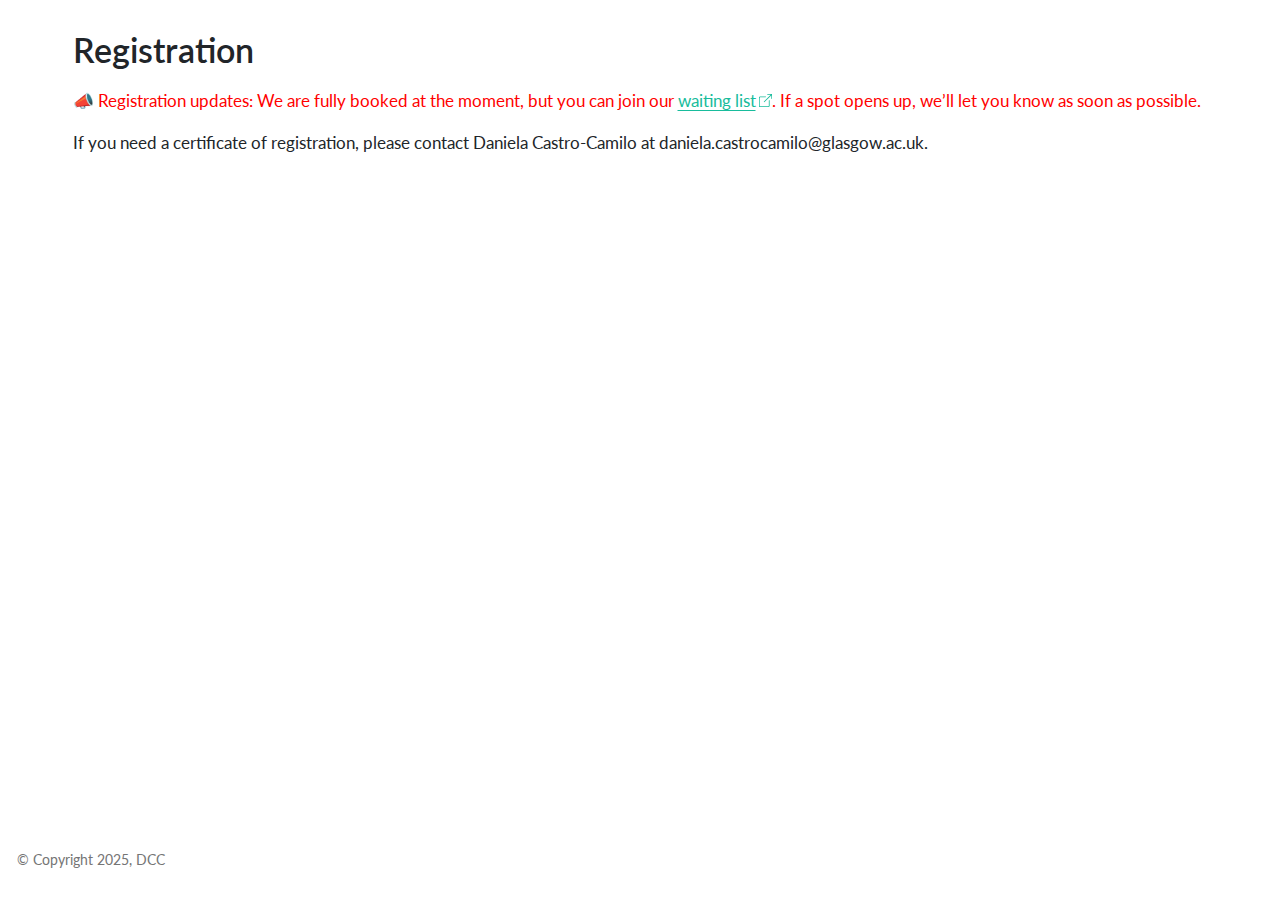
<file: docs/registration.html>
<!DOCTYPE html>
<html xmlns="http://www.w3.org/1999/xhtml" lang="en" xml:lang="en"><head>

<meta charset="utf-8">
<meta name="generator" content="quarto-1.5.57">

<meta name="viewport" content="width=device-width, initial-scale=1.0, user-scalable=yes">


<title>Registration – INLA workshop 2025</title>
<style>
code{white-space: pre-wrap;}
span.smallcaps{font-variant: small-caps;}
div.columns{display: flex; gap: min(4vw, 1.5em);}
div.column{flex: auto; overflow-x: auto;}
div.hanging-indent{margin-left: 1.5em; text-indent: -1.5em;}
ul.task-list{list-style: none;}
ul.task-list li input[type="checkbox"] {
  width: 0.8em;
  margin: 0 0.8em 0.2em -1em; /* quarto-specific, see https://github.com/quarto-dev/quarto-cli/issues/4556 */ 
  vertical-align: middle;
}
</style>


<script src="site_libs/quarto-nav/quarto-nav.js"></script>
<script src="site_libs/clipboard/clipboard.min.js"></script>
<script src="site_libs/quarto-search/autocomplete.umd.js"></script>
<script src="site_libs/quarto-search/fuse.min.js"></script>
<script src="site_libs/quarto-search/quarto-search.js"></script>
<meta name="quarto:offset" content="./">
<script src="site_libs/quarto-html/quarto.js"></script>
<script src="site_libs/quarto-html/popper.min.js"></script>
<script src="site_libs/quarto-html/tippy.umd.min.js"></script>
<script src="site_libs/quarto-html/anchor.min.js"></script>
<link href="site_libs/quarto-html/tippy.css" rel="stylesheet">
<link href="site_libs/quarto-html/quarto-syntax-highlighting.css" rel="stylesheet" id="quarto-text-highlighting-styles">
<script src="site_libs/bootstrap/bootstrap.min.js"></script>
<link href="site_libs/bootstrap/bootstrap-icons.css" rel="stylesheet">
<link href="site_libs/bootstrap/bootstrap.min.css" rel="stylesheet" id="quarto-bootstrap" data-mode="light">
<script id="quarto-search-options" type="application/json">{
  "location": "sidebar",
  "copy-button": false,
  "collapse-after": 3,
  "panel-placement": "start",
  "type": "textbox",
  "limit": 50,
  "keyboard-shortcut": [
    "f",
    "/",
    "s"
  ],
  "show-item-context": false,
  "language": {
    "search-no-results-text": "No results",
    "search-matching-documents-text": "matching documents",
    "search-copy-link-title": "Copy link to search",
    "search-hide-matches-text": "Hide additional matches",
    "search-more-match-text": "more match in this document",
    "search-more-matches-text": "more matches in this document",
    "search-clear-button-title": "Clear",
    "search-text-placeholder": "",
    "search-detached-cancel-button-title": "Cancel",
    "search-submit-button-title": "Submit",
    "search-label": "Search"
  }
}</script>
<style>html{ scroll-behavior: smooth; }</style>


</head>

<body>

<div id="quarto-search-results"></div>
<!-- content -->
<div id="quarto-content" class="quarto-container page-columns page-rows-contents page-layout-full">
<!-- sidebar -->
<!-- margin-sidebar -->
    
<!-- main -->
<main class="content column-page" id="quarto-document-content">

<header id="title-block-header" class="quarto-title-block default">
<div class="quarto-title">
<h1 class="title">Registration</h1>
</div>



<div class="quarto-title-meta column-page">

    
  
    
  </div>
  


</header>


<p>📣 <span style="color:red">Registration updates: We are fully booked at the moment, but you can join our <a href="https://forms.office.com/Pages/ResponsePage.aspx?id=KVxybjp2UE-B8i4lTwEzyJqR-CXnEDNJstG6HYmoV49UQjJMWVJVWUdFNTNKMlA5QTA0OEVOM0NZNi4u">waiting list</a>. If a spot opens up, we’ll let you know as soon as possible.</span></p>
<p>If you need a certificate of registration, please contact Daniela Castro-Camilo at daniela.castrocamilo@glasgow.ac.uk.</p>
<!-- The workshop is free of charge, but registration is mandatory due to limited capacity. Please register to attend the workshop using [this form](https://forms.office.com/Pages/ResponsePage.aspx?id=KVxybjp2UE-B8i4lTwEzyJqR-CXnEDNJstG6HYmoV49URURCNjVYV0xKMjE4NVE5QUE3TkFET1JROC4u).The deadline for registration is the **14th of March 2025.** -->
<!-- We especially encourage PhD students and early career researchers (ECRs) to participate. Limited partial travel support is available for: -->
<!--   - Scotland-based students and ECRs attending the conference. -->
<!--   - Students and ECRs from any location presenting a contribution. -->
<!-- If you are interested in applying for this support, please email Daniela at daniela.castrocamilo@glasgow.ac.uk. -->



</main> <!-- /main -->
<script id="quarto-html-after-body" type="application/javascript">
window.document.addEventListener("DOMContentLoaded", function (event) {
  const toggleBodyColorMode = (bsSheetEl) => {
    const mode = bsSheetEl.getAttribute("data-mode");
    const bodyEl = window.document.querySelector("body");
    if (mode === "dark") {
      bodyEl.classList.add("quarto-dark");
      bodyEl.classList.remove("quarto-light");
    } else {
      bodyEl.classList.add("quarto-light");
      bodyEl.classList.remove("quarto-dark");
    }
  }
  const toggleBodyColorPrimary = () => {
    const bsSheetEl = window.document.querySelector("link#quarto-bootstrap");
    if (bsSheetEl) {
      toggleBodyColorMode(bsSheetEl);
    }
  }
  toggleBodyColorPrimary();  
  const icon = "";
  const anchorJS = new window.AnchorJS();
  anchorJS.options = {
    placement: 'right',
    icon: icon
  };
  anchorJS.add('.anchored');
  const isCodeAnnotation = (el) => {
    for (const clz of el.classList) {
      if (clz.startsWith('code-annotation-')) {                     
        return true;
      }
    }
    return false;
  }
  const onCopySuccess = function(e) {
    // button target
    const button = e.trigger;
    // don't keep focus
    button.blur();
    // flash "checked"
    button.classList.add('code-copy-button-checked');
    var currentTitle = button.getAttribute("title");
    button.setAttribute("title", "Copied!");
    let tooltip;
    if (window.bootstrap) {
      button.setAttribute("data-bs-toggle", "tooltip");
      button.setAttribute("data-bs-placement", "left");
      button.setAttribute("data-bs-title", "Copied!");
      tooltip = new bootstrap.Tooltip(button, 
        { trigger: "manual", 
          customClass: "code-copy-button-tooltip",
          offset: [0, -8]});
      tooltip.show();    
    }
    setTimeout(function() {
      if (tooltip) {
        tooltip.hide();
        button.removeAttribute("data-bs-title");
        button.removeAttribute("data-bs-toggle");
        button.removeAttribute("data-bs-placement");
      }
      button.setAttribute("title", currentTitle);
      button.classList.remove('code-copy-button-checked');
    }, 1000);
    // clear code selection
    e.clearSelection();
  }
  const getTextToCopy = function(trigger) {
      const codeEl = trigger.previousElementSibling.cloneNode(true);
      for (const childEl of codeEl.children) {
        if (isCodeAnnotation(childEl)) {
          childEl.remove();
        }
      }
      return codeEl.innerText;
  }
  const clipboard = new window.ClipboardJS('.code-copy-button:not([data-in-quarto-modal])', {
    text: getTextToCopy
  });
  clipboard.on('success', onCopySuccess);
  if (window.document.getElementById('quarto-embedded-source-code-modal')) {
    // For code content inside modals, clipBoardJS needs to be initialized with a container option
    // TODO: Check when it could be a function (https://github.com/zenorocha/clipboard.js/issues/860)
    const clipboardModal = new window.ClipboardJS('.code-copy-button[data-in-quarto-modal]', {
      text: getTextToCopy,
      container: window.document.getElementById('quarto-embedded-source-code-modal')
    });
    clipboardModal.on('success', onCopySuccess);
  }
    var localhostRegex = new RegExp(/^(?:http|https):\/\/localhost\:?[0-9]*\//);
    var mailtoRegex = new RegExp(/^mailto:/);
      var filterRegex = new RegExp('/' + window.location.host + '/');
    var isInternal = (href) => {
        return filterRegex.test(href) || localhostRegex.test(href) || mailtoRegex.test(href);
    }
    // Inspect non-navigation links and adorn them if external
 	var links = window.document.querySelectorAll('a[href]:not(.nav-link):not(.navbar-brand):not(.toc-action):not(.sidebar-link):not(.sidebar-item-toggle):not(.pagination-link):not(.no-external):not([aria-hidden]):not(.dropdown-item):not(.quarto-navigation-tool):not(.about-link)');
    for (var i=0; i<links.length; i++) {
      const link = links[i];
      if (!isInternal(link.href)) {
        // undo the damage that might have been done by quarto-nav.js in the case of
        // links that we want to consider external
        if (link.dataset.originalHref !== undefined) {
          link.href = link.dataset.originalHref;
        }
          // target, if specified
          link.setAttribute("target", "_blank");
          if (link.getAttribute("rel") === null) {
            link.setAttribute("rel", "noopener");
          }
          // default icon
          link.classList.add("external");
      }
    }
  function tippyHover(el, contentFn, onTriggerFn, onUntriggerFn) {
    const config = {
      allowHTML: true,
      maxWidth: 500,
      delay: 100,
      arrow: false,
      appendTo: function(el) {
          return el.parentElement;
      },
      interactive: true,
      interactiveBorder: 10,
      theme: 'quarto',
      placement: 'bottom-start',
    };
    if (contentFn) {
      config.content = contentFn;
    }
    if (onTriggerFn) {
      config.onTrigger = onTriggerFn;
    }
    if (onUntriggerFn) {
      config.onUntrigger = onUntriggerFn;
    }
    window.tippy(el, config); 
  }
  const noterefs = window.document.querySelectorAll('a[role="doc-noteref"]');
  for (var i=0; i<noterefs.length; i++) {
    const ref = noterefs[i];
    tippyHover(ref, function() {
      // use id or data attribute instead here
      let href = ref.getAttribute('data-footnote-href') || ref.getAttribute('href');
      try { href = new URL(href).hash; } catch {}
      const id = href.replace(/^#\/?/, "");
      const note = window.document.getElementById(id);
      if (note) {
        return note.innerHTML;
      } else {
        return "";
      }
    });
  }
  const xrefs = window.document.querySelectorAll('a.quarto-xref');
  const processXRef = (id, note) => {
    // Strip column container classes
    const stripColumnClz = (el) => {
      el.classList.remove("page-full", "page-columns");
      if (el.children) {
        for (const child of el.children) {
          stripColumnClz(child);
        }
      }
    }
    stripColumnClz(note)
    if (id === null || id.startsWith('sec-')) {
      // Special case sections, only their first couple elements
      const container = document.createElement("div");
      if (note.children && note.children.length > 2) {
        container.appendChild(note.children[0].cloneNode(true));
        for (let i = 1; i < note.children.length; i++) {
          const child = note.children[i];
          if (child.tagName === "P" && child.innerText === "") {
            continue;
          } else {
            container.appendChild(child.cloneNode(true));
            break;
          }
        }
        if (window.Quarto?.typesetMath) {
          window.Quarto.typesetMath(container);
        }
        return container.innerHTML
      } else {
        if (window.Quarto?.typesetMath) {
          window.Quarto.typesetMath(note);
        }
        return note.innerHTML;
      }
    } else {
      // Remove any anchor links if they are present
      const anchorLink = note.querySelector('a.anchorjs-link');
      if (anchorLink) {
        anchorLink.remove();
      }
      if (window.Quarto?.typesetMath) {
        window.Quarto.typesetMath(note);
      }
      // TODO in 1.5, we should make sure this works without a callout special case
      if (note.classList.contains("callout")) {
        return note.outerHTML;
      } else {
        return note.innerHTML;
      }
    }
  }
  for (var i=0; i<xrefs.length; i++) {
    const xref = xrefs[i];
    tippyHover(xref, undefined, function(instance) {
      instance.disable();
      let url = xref.getAttribute('href');
      let hash = undefined; 
      if (url.startsWith('#')) {
        hash = url;
      } else {
        try { hash = new URL(url).hash; } catch {}
      }
      if (hash) {
        const id = hash.replace(/^#\/?/, "");
        const note = window.document.getElementById(id);
        if (note !== null) {
          try {
            const html = processXRef(id, note.cloneNode(true));
            instance.setContent(html);
          } finally {
            instance.enable();
            instance.show();
          }
        } else {
          // See if we can fetch this
          fetch(url.split('#')[0])
          .then(res => res.text())
          .then(html => {
            const parser = new DOMParser();
            const htmlDoc = parser.parseFromString(html, "text/html");
            const note = htmlDoc.getElementById(id);
            if (note !== null) {
              const html = processXRef(id, note);
              instance.setContent(html);
            } 
          }).finally(() => {
            instance.enable();
            instance.show();
          });
        }
      } else {
        // See if we can fetch a full url (with no hash to target)
        // This is a special case and we should probably do some content thinning / targeting
        fetch(url)
        .then(res => res.text())
        .then(html => {
          const parser = new DOMParser();
          const htmlDoc = parser.parseFromString(html, "text/html");
          const note = htmlDoc.querySelector('main.content');
          if (note !== null) {
            // This should only happen for chapter cross references
            // (since there is no id in the URL)
            // remove the first header
            if (note.children.length > 0 && note.children[0].tagName === "HEADER") {
              note.children[0].remove();
            }
            const html = processXRef(null, note);
            instance.setContent(html);
          } 
        }).finally(() => {
          instance.enable();
          instance.show();
        });
      }
    }, function(instance) {
    });
  }
      let selectedAnnoteEl;
      const selectorForAnnotation = ( cell, annotation) => {
        let cellAttr = 'data-code-cell="' + cell + '"';
        let lineAttr = 'data-code-annotation="' +  annotation + '"';
        const selector = 'span[' + cellAttr + '][' + lineAttr + ']';
        return selector;
      }
      const selectCodeLines = (annoteEl) => {
        const doc = window.document;
        const targetCell = annoteEl.getAttribute("data-target-cell");
        const targetAnnotation = annoteEl.getAttribute("data-target-annotation");
        const annoteSpan = window.document.querySelector(selectorForAnnotation(targetCell, targetAnnotation));
        const lines = annoteSpan.getAttribute("data-code-lines").split(",");
        const lineIds = lines.map((line) => {
          return targetCell + "-" + line;
        })
        let top = null;
        let height = null;
        let parent = null;
        if (lineIds.length > 0) {
            //compute the position of the single el (top and bottom and make a div)
            const el = window.document.getElementById(lineIds[0]);
            top = el.offsetTop;
            height = el.offsetHeight;
            parent = el.parentElement.parentElement;
          if (lineIds.length > 1) {
            const lastEl = window.document.getElementById(lineIds[lineIds.length - 1]);
            const bottom = lastEl.offsetTop + lastEl.offsetHeight;
            height = bottom - top;
          }
          if (top !== null && height !== null && parent !== null) {
            // cook up a div (if necessary) and position it 
            let div = window.document.getElementById("code-annotation-line-highlight");
            if (div === null) {
              div = window.document.createElement("div");
              div.setAttribute("id", "code-annotation-line-highlight");
              div.style.position = 'absolute';
              parent.appendChild(div);
            }
            div.style.top = top - 2 + "px";
            div.style.height = height + 4 + "px";
            div.style.left = 0;
            let gutterDiv = window.document.getElementById("code-annotation-line-highlight-gutter");
            if (gutterDiv === null) {
              gutterDiv = window.document.createElement("div");
              gutterDiv.setAttribute("id", "code-annotation-line-highlight-gutter");
              gutterDiv.style.position = 'absolute';
              const codeCell = window.document.getElementById(targetCell);
              const gutter = codeCell.querySelector('.code-annotation-gutter');
              gutter.appendChild(gutterDiv);
            }
            gutterDiv.style.top = top - 2 + "px";
            gutterDiv.style.height = height + 4 + "px";
          }
          selectedAnnoteEl = annoteEl;
        }
      };
      const unselectCodeLines = () => {
        const elementsIds = ["code-annotation-line-highlight", "code-annotation-line-highlight-gutter"];
        elementsIds.forEach((elId) => {
          const div = window.document.getElementById(elId);
          if (div) {
            div.remove();
          }
        });
        selectedAnnoteEl = undefined;
      };
        // Handle positioning of the toggle
    window.addEventListener(
      "resize",
      throttle(() => {
        elRect = undefined;
        if (selectedAnnoteEl) {
          selectCodeLines(selectedAnnoteEl);
        }
      }, 10)
    );
    function throttle(fn, ms) {
    let throttle = false;
    let timer;
      return (...args) => {
        if(!throttle) { // first call gets through
            fn.apply(this, args);
            throttle = true;
        } else { // all the others get throttled
            if(timer) clearTimeout(timer); // cancel #2
            timer = setTimeout(() => {
              fn.apply(this, args);
              timer = throttle = false;
            }, ms);
        }
      };
    }
      // Attach click handler to the DT
      const annoteDls = window.document.querySelectorAll('dt[data-target-cell]');
      for (const annoteDlNode of annoteDls) {
        annoteDlNode.addEventListener('click', (event) => {
          const clickedEl = event.target;
          if (clickedEl !== selectedAnnoteEl) {
            unselectCodeLines();
            const activeEl = window.document.querySelector('dt[data-target-cell].code-annotation-active');
            if (activeEl) {
              activeEl.classList.remove('code-annotation-active');
            }
            selectCodeLines(clickedEl);
            clickedEl.classList.add('code-annotation-active');
          } else {
            // Unselect the line
            unselectCodeLines();
            clickedEl.classList.remove('code-annotation-active');
          }
        });
      }
  const findCites = (el) => {
    const parentEl = el.parentElement;
    if (parentEl) {
      const cites = parentEl.dataset.cites;
      if (cites) {
        return {
          el,
          cites: cites.split(' ')
        };
      } else {
        return findCites(el.parentElement)
      }
    } else {
      return undefined;
    }
  };
  var bibliorefs = window.document.querySelectorAll('a[role="doc-biblioref"]');
  for (var i=0; i<bibliorefs.length; i++) {
    const ref = bibliorefs[i];
    const citeInfo = findCites(ref);
    if (citeInfo) {
      tippyHover(citeInfo.el, function() {
        var popup = window.document.createElement('div');
        citeInfo.cites.forEach(function(cite) {
          var citeDiv = window.document.createElement('div');
          citeDiv.classList.add('hanging-indent');
          citeDiv.classList.add('csl-entry');
          var biblioDiv = window.document.getElementById('ref-' + cite);
          if (biblioDiv) {
            citeDiv.innerHTML = biblioDiv.innerHTML;
          }
          popup.appendChild(citeDiv);
        });
        return popup.innerHTML;
      });
    }
  }
});
</script>
</div> <!-- /content -->
<footer class="footer">
  <div class="nav-footer">
    <div class="nav-footer-left">
<p>© Copyright 2025, DCC</p>
</div>   
    <div class="nav-footer-center">
      &nbsp;
    </div>
    <div class="nav-footer-right">
      &nbsp;
    </div>
  </div>
</footer>




<script src="site_libs/quarto-html/zenscroll-min.js"></script>
</body></html>
</file>
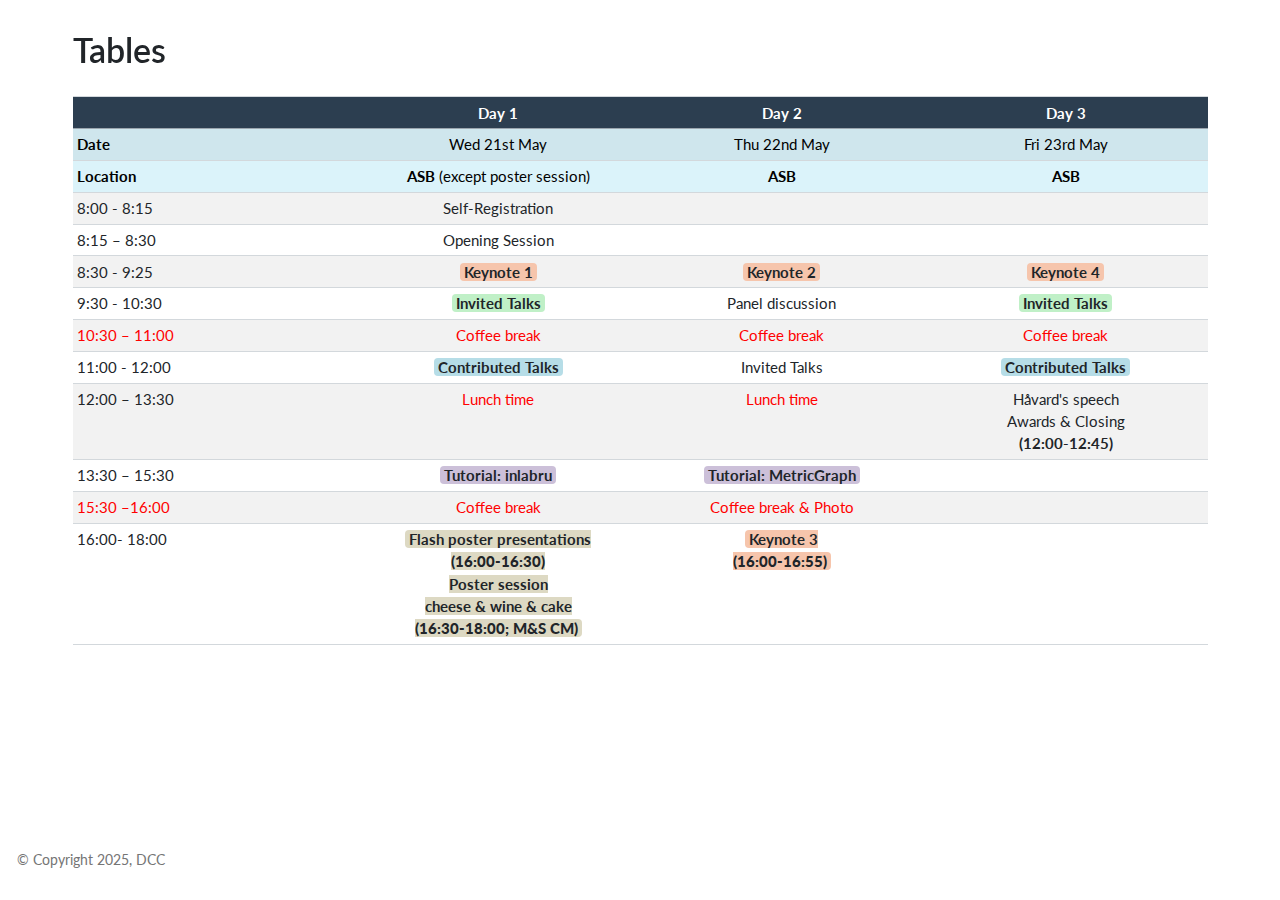
<file: docs/table_test.html>
<!DOCTYPE html>
<html xmlns="http://www.w3.org/1999/xhtml" lang="en" xml:lang="en"><head>

<meta charset="utf-8">
<meta name="generator" content="quarto-1.5.57">

<meta name="viewport" content="width=device-width, initial-scale=1.0, user-scalable=yes">


<title>Tables – INLA workshop 2025</title>
<style>
code{white-space: pre-wrap;}
span.smallcaps{font-variant: small-caps;}
div.columns{display: flex; gap: min(4vw, 1.5em);}
div.column{flex: auto; overflow-x: auto;}
div.hanging-indent{margin-left: 1.5em; text-indent: -1.5em;}
ul.task-list{list-style: none;}
ul.task-list li input[type="checkbox"] {
  width: 0.8em;
  margin: 0 0.8em 0.2em -1em; /* quarto-specific, see https://github.com/quarto-dev/quarto-cli/issues/4556 */ 
  vertical-align: middle;
}
</style>


<script src="site_libs/quarto-nav/quarto-nav.js"></script>
<script src="site_libs/clipboard/clipboard.min.js"></script>
<script src="site_libs/quarto-search/autocomplete.umd.js"></script>
<script src="site_libs/quarto-search/fuse.min.js"></script>
<script src="site_libs/quarto-search/quarto-search.js"></script>
<meta name="quarto:offset" content="./">
<script src="site_libs/quarto-html/quarto.js"></script>
<script src="site_libs/quarto-html/popper.min.js"></script>
<script src="site_libs/quarto-html/tippy.umd.min.js"></script>
<script src="site_libs/quarto-html/anchor.min.js"></script>
<link href="site_libs/quarto-html/tippy.css" rel="stylesheet">
<link href="site_libs/quarto-html/quarto-syntax-highlighting.css" rel="stylesheet" id="quarto-text-highlighting-styles">
<script src="site_libs/bootstrap/bootstrap.min.js"></script>
<link href="site_libs/bootstrap/bootstrap-icons.css" rel="stylesheet">
<link href="site_libs/bootstrap/bootstrap.min.css" rel="stylesheet" id="quarto-bootstrap" data-mode="light">
<script id="quarto-search-options" type="application/json">{
  "location": "sidebar",
  "copy-button": false,
  "collapse-after": 3,
  "panel-placement": "start",
  "type": "textbox",
  "limit": 50,
  "keyboard-shortcut": [
    "f",
    "/",
    "s"
  ],
  "show-item-context": false,
  "language": {
    "search-no-results-text": "No results",
    "search-matching-documents-text": "matching documents",
    "search-copy-link-title": "Copy link to search",
    "search-hide-matches-text": "Hide additional matches",
    "search-more-match-text": "more match in this document",
    "search-more-matches-text": "more matches in this document",
    "search-clear-button-title": "Clear",
    "search-text-placeholder": "",
    "search-detached-cancel-button-title": "Cancel",
    "search-submit-button-title": "Submit",
    "search-label": "Search"
  }
}</script>
<style>html{ scroll-behavior: smooth; }</style>
<script src="site_libs/kePrint-0.0.1/kePrint.js"></script>
<link href="site_libs/lightable-0.0.1/lightable.css" rel="stylesheet">


</head>

<body>

<div id="quarto-search-results"></div>
<!-- content -->
<div id="quarto-content" class="quarto-container page-columns page-rows-contents page-layout-full">
<!-- sidebar -->
<!-- margin-sidebar -->
    
<!-- main -->
<main class="content column-page" id="quarto-document-content">

<header id="title-block-header" class="quarto-title-block default">
<div class="quarto-title">
<h1 class="title">Tables</h1>
</div>



<div class="quarto-title-meta column-page">

    
  
    
  </div>
  


</header>


<div class="cell">
<div class="cell-output-display">
<table class="lightable-hover caption-top table table-sm table-striped small" data-quarto-postprocess="true">
<colgroup>
<col style="width: 25%">
<col style="width: 25%">
<col style="width: 25%">
<col style="width: 25%">
</colgroup>
<thead>
<tr class="header">
<th data-quarto-table-cell-role="th" style="text-align: left; font-weight: bold; color: white !important; background-color: rgba(44, 62, 80, 255) !important;"></th>
<th data-quarto-table-cell-role="th" style="text-align: center; font-weight: bold; color: white !important; background-color: rgba(44, 62, 80, 255) !important;">Day 1</th>
<th data-quarto-table-cell-role="th" style="text-align: center; font-weight: bold; color: white !important; background-color: rgba(44, 62, 80, 255) !important;">Day 2</th>
<th data-quarto-table-cell-role="th" style="text-align: center; font-weight: bold; color: white !important; background-color: rgba(44, 62, 80, 255) !important;">Day 3</th>
</tr>
</thead>
<tbody>
<tr class="odd">
<td style="text-align: left; width: 2cm; color: black !important; background-color: rgba(219, 243, 250, 255) !important;"><strong>Date</strong></td>
<td style="text-align: center; width: 3cm; width: 3cm; width: 3cm; color: black !important; background-color: rgba(219, 243, 250, 255) !important;">Wed 21st May</td>
<td style="text-align: center; color: black !important; background-color: rgba(219, 243, 250, 255) !important;">Thu 22nd May</td>
<td style="text-align: center; color: black !important; background-color: rgba(219, 243, 250, 255) !important;">Fri 23rd May</td>
</tr>
<tr class="even">
<td style="text-align: left; width: 2cm; color: black !important; background-color: rgba(219, 243, 250, 255) !important;"><strong>Location</strong></td>
<td style="text-align: center; width: 3cm; width: 3cm; width: 3cm; color: black !important; background-color: rgba(219, 243, 250, 255) !important;"><strong>ASB</strong> (except poster session)</td>
<td style="text-align: center; color: black !important; background-color: rgba(219, 243, 250, 255) !important;"><strong>ASB</strong></td>
<td style="text-align: center; color: black !important; background-color: rgba(219, 243, 250, 255) !important;"><strong>ASB</strong></td>
</tr>
<tr class="odd">
<td style="text-align: left; width: 2cm;">8:00 - 8:15</td>
<td style="text-align: center; width: 3cm; width: 3cm; width: 3cm;">Self-Registration</td>
<td style="text-align: center;"></td>
<td style="text-align: center;"></td>
</tr>
<tr class="even">
<td style="text-align: left; width: 2cm;">8:15 – 8:30</td>
<td style="text-align: center; width: 3cm; width: 3cm; width: 3cm;">Opening Session</td>
<td style="text-align: center;"></td>
<td style="text-align: center;"></td>
</tr>
<tr class="odd">
<td style="text-align: left; width: 2cm;">8:30 - 9:25</td>
<td style="text-align: center; width: 3cm; width: 3cm; width: 3cm;"><span style=" font-weight: bold;    border-radius: 4px; padding-right: 4px; padding-left: 4px; background-color: rgba(246, 197, 172, 255) !important;">Keynote 1</span></td>
<td style="text-align: center;"><span style=" font-weight: bold;    border-radius: 4px; padding-right: 4px; padding-left: 4px; background-color: rgba(246, 197, 172, 255) !important;">Keynote 2</span></td>
<td style="text-align: center;"><span style=" font-weight: bold;    border-radius: 4px; padding-right: 4px; padding-left: 4px; background-color: rgba(246, 197, 172, 255) !important;">Keynote 4</span></td>
</tr>
<tr class="even">
<td style="text-align: left; width: 2cm;">9:30 - 10:30</td>
<td style="text-align: center; width: 3cm; width: 3cm; width: 3cm;"><span style=" font-weight: bold;    border-radius: 4px; padding-right: 4px; padding-left: 4px; background-color: rgba(192, 240, 199, 255) !important;">Invited Talks</span></td>
<td style="text-align: center;">Panel discussion</td>
<td style="text-align: center;"><span style=" font-weight: bold;    border-radius: 4px; padding-right: 4px; padding-left: 4px; background-color: rgba(192, 240, 199, 255) !important;">Invited Talks</span></td>
</tr>
<tr class="odd">
<td style="text-align: left; width: 2cm; color: red !important; background-color: transparent !important;">10:30 – 11:00</td>
<td style="text-align: center; width: 3cm; width: 3cm; width: 3cm; color: red !important; background-color: transparent !important;">Coffee break</td>
<td style="text-align: center; color: red !important; background-color: transparent !important;">Coffee break</td>
<td style="text-align: center; color: red !important; background-color: transparent !important;">Coffee break</td>
</tr>
<tr class="even">
<td style="text-align: left; width: 2cm;">11:00 - 12:00</td>
<td style="text-align: center; width: 3cm; width: 3cm; width: 3cm;"><span style=" font-weight: bold;    border-radius: 4px; padding-right: 4px; padding-left: 4px; background-color: rgba(182, 221, 231, 255) !important;">Contributed Talks</span></td>
<td style="text-align: center;">Invited Talks</td>
<td style="text-align: center;"><span style=" font-weight: bold;    border-radius: 4px; padding-right: 4px; padding-left: 4px; background-color: rgba(182, 221, 231, 255) !important;">Contributed Talks</span></td>
</tr>
<tr class="odd">
<td style="text-align: left; width: 2cm;">12:00 – 13:30</td>
<td style="text-align: center; width: 3cm; width: 3cm; width: 3cm;"><span style="     color: red !important;">Lunch time</span></td>
<td style="text-align: center;"><span style="     color: red !important;">Lunch time</span></td>
<td style="text-align: center;">Håvard's speech<br>
Awards &amp; Closing<br>
<strong>(12:00-12:45)</strong></td>
</tr>
<tr class="even">
<td style="text-align: left; width: 2cm;">13:30 – 15:30</td>
<td style="text-align: center; width: 3cm; width: 3cm; width: 3cm;"><span style=" font-weight: bold;    border-radius: 4px; padding-right: 4px; padding-left: 4px; background-color: rgba(204, 192, 217, 255) !important;">Tutorial: inlabru</span></td>
<td style="text-align: center;"><span style=" font-weight: bold;    border-radius: 4px; padding-right: 4px; padding-left: 4px; background-color: rgba(204, 192, 217, 255) !important;">Tutorial: MetricGraph</span></td>
<td style="text-align: center;"></td>
</tr>
<tr class="odd">
<td style="text-align: left; width: 2cm; color: red !important; background-color: transparent !important;">15:30 –16:00</td>
<td style="text-align: center; width: 3cm; width: 3cm; width: 3cm; color: red !important; background-color: transparent !important;">Coffee break</td>
<td style="text-align: center; color: red !important; background-color: transparent !important;">Coffee break &amp; Photo</td>
<td style="text-align: center; color: red !important; background-color: transparent !important;"></td>
</tr>
<tr class="even">
<td style="text-align: left; width: 2cm;">16:00- 18:00</td>
<td style="text-align: center; width: 3cm; width: 3cm; width: 3cm;"><span style=" font-weight: bold;    border-radius: 4px; padding-right: 4px; padding-left: 4px; background-color: rgba(221, 217, 195, 255) !important;">Flash poster presentations<br>
<strong>(16:00-16:30)</strong><br>
Poster session<br>
cheese &amp; wine &amp; cake<br>
<strong>(16:30-18:00; M&amp;S CM)</strong></span></td>
<td style="text-align: center;"><span style=" font-weight: bold;    border-radius: 4px; padding-right: 4px; padding-left: 4px; background-color: rgba(246, 197, 172, 255) !important;">Keynote 3<br>
<strong>(16:00-16:55)</strong></span></td>
<td style="text-align: center;"></td>
</tr>
</tbody>
</table>


</div>
</div>



</main> <!-- /main -->
<script id="quarto-html-after-body" type="application/javascript">
window.document.addEventListener("DOMContentLoaded", function (event) {
  const toggleBodyColorMode = (bsSheetEl) => {
    const mode = bsSheetEl.getAttribute("data-mode");
    const bodyEl = window.document.querySelector("body");
    if (mode === "dark") {
      bodyEl.classList.add("quarto-dark");
      bodyEl.classList.remove("quarto-light");
    } else {
      bodyEl.classList.add("quarto-light");
      bodyEl.classList.remove("quarto-dark");
    }
  }
  const toggleBodyColorPrimary = () => {
    const bsSheetEl = window.document.querySelector("link#quarto-bootstrap");
    if (bsSheetEl) {
      toggleBodyColorMode(bsSheetEl);
    }
  }
  toggleBodyColorPrimary();  
  const icon = "";
  const anchorJS = new window.AnchorJS();
  anchorJS.options = {
    placement: 'right',
    icon: icon
  };
  anchorJS.add('.anchored');
  const isCodeAnnotation = (el) => {
    for (const clz of el.classList) {
      if (clz.startsWith('code-annotation-')) {                     
        return true;
      }
    }
    return false;
  }
  const onCopySuccess = function(e) {
    // button target
    const button = e.trigger;
    // don't keep focus
    button.blur();
    // flash "checked"
    button.classList.add('code-copy-button-checked');
    var currentTitle = button.getAttribute("title");
    button.setAttribute("title", "Copied!");
    let tooltip;
    if (window.bootstrap) {
      button.setAttribute("data-bs-toggle", "tooltip");
      button.setAttribute("data-bs-placement", "left");
      button.setAttribute("data-bs-title", "Copied!");
      tooltip = new bootstrap.Tooltip(button, 
        { trigger: "manual", 
          customClass: "code-copy-button-tooltip",
          offset: [0, -8]});
      tooltip.show();    
    }
    setTimeout(function() {
      if (tooltip) {
        tooltip.hide();
        button.removeAttribute("data-bs-title");
        button.removeAttribute("data-bs-toggle");
        button.removeAttribute("data-bs-placement");
      }
      button.setAttribute("title", currentTitle);
      button.classList.remove('code-copy-button-checked');
    }, 1000);
    // clear code selection
    e.clearSelection();
  }
  const getTextToCopy = function(trigger) {
      const codeEl = trigger.previousElementSibling.cloneNode(true);
      for (const childEl of codeEl.children) {
        if (isCodeAnnotation(childEl)) {
          childEl.remove();
        }
      }
      return codeEl.innerText;
  }
  const clipboard = new window.ClipboardJS('.code-copy-button:not([data-in-quarto-modal])', {
    text: getTextToCopy
  });
  clipboard.on('success', onCopySuccess);
  if (window.document.getElementById('quarto-embedded-source-code-modal')) {
    // For code content inside modals, clipBoardJS needs to be initialized with a container option
    // TODO: Check when it could be a function (https://github.com/zenorocha/clipboard.js/issues/860)
    const clipboardModal = new window.ClipboardJS('.code-copy-button[data-in-quarto-modal]', {
      text: getTextToCopy,
      container: window.document.getElementById('quarto-embedded-source-code-modal')
    });
    clipboardModal.on('success', onCopySuccess);
  }
    var localhostRegex = new RegExp(/^(?:http|https):\/\/localhost\:?[0-9]*\//);
    var mailtoRegex = new RegExp(/^mailto:/);
      var filterRegex = new RegExp('/' + window.location.host + '/');
    var isInternal = (href) => {
        return filterRegex.test(href) || localhostRegex.test(href) || mailtoRegex.test(href);
    }
    // Inspect non-navigation links and adorn them if external
 	var links = window.document.querySelectorAll('a[href]:not(.nav-link):not(.navbar-brand):not(.toc-action):not(.sidebar-link):not(.sidebar-item-toggle):not(.pagination-link):not(.no-external):not([aria-hidden]):not(.dropdown-item):not(.quarto-navigation-tool):not(.about-link)');
    for (var i=0; i<links.length; i++) {
      const link = links[i];
      if (!isInternal(link.href)) {
        // undo the damage that might have been done by quarto-nav.js in the case of
        // links that we want to consider external
        if (link.dataset.originalHref !== undefined) {
          link.href = link.dataset.originalHref;
        }
          // target, if specified
          link.setAttribute("target", "_blank");
          if (link.getAttribute("rel") === null) {
            link.setAttribute("rel", "noopener");
          }
          // default icon
          link.classList.add("external");
      }
    }
  function tippyHover(el, contentFn, onTriggerFn, onUntriggerFn) {
    const config = {
      allowHTML: true,
      maxWidth: 500,
      delay: 100,
      arrow: false,
      appendTo: function(el) {
          return el.parentElement;
      },
      interactive: true,
      interactiveBorder: 10,
      theme: 'quarto',
      placement: 'bottom-start',
    };
    if (contentFn) {
      config.content = contentFn;
    }
    if (onTriggerFn) {
      config.onTrigger = onTriggerFn;
    }
    if (onUntriggerFn) {
      config.onUntrigger = onUntriggerFn;
    }
    window.tippy(el, config); 
  }
  const noterefs = window.document.querySelectorAll('a[role="doc-noteref"]');
  for (var i=0; i<noterefs.length; i++) {
    const ref = noterefs[i];
    tippyHover(ref, function() {
      // use id or data attribute instead here
      let href = ref.getAttribute('data-footnote-href') || ref.getAttribute('href');
      try { href = new URL(href).hash; } catch {}
      const id = href.replace(/^#\/?/, "");
      const note = window.document.getElementById(id);
      if (note) {
        return note.innerHTML;
      } else {
        return "";
      }
    });
  }
  const xrefs = window.document.querySelectorAll('a.quarto-xref');
  const processXRef = (id, note) => {
    // Strip column container classes
    const stripColumnClz = (el) => {
      el.classList.remove("page-full", "page-columns");
      if (el.children) {
        for (const child of el.children) {
          stripColumnClz(child);
        }
      }
    }
    stripColumnClz(note)
    if (id === null || id.startsWith('sec-')) {
      // Special case sections, only their first couple elements
      const container = document.createElement("div");
      if (note.children && note.children.length > 2) {
        container.appendChild(note.children[0].cloneNode(true));
        for (let i = 1; i < note.children.length; i++) {
          const child = note.children[i];
          if (child.tagName === "P" && child.innerText === "") {
            continue;
          } else {
            container.appendChild(child.cloneNode(true));
            break;
          }
        }
        if (window.Quarto?.typesetMath) {
          window.Quarto.typesetMath(container);
        }
        return container.innerHTML
      } else {
        if (window.Quarto?.typesetMath) {
          window.Quarto.typesetMath(note);
        }
        return note.innerHTML;
      }
    } else {
      // Remove any anchor links if they are present
      const anchorLink = note.querySelector('a.anchorjs-link');
      if (anchorLink) {
        anchorLink.remove();
      }
      if (window.Quarto?.typesetMath) {
        window.Quarto.typesetMath(note);
      }
      // TODO in 1.5, we should make sure this works without a callout special case
      if (note.classList.contains("callout")) {
        return note.outerHTML;
      } else {
        return note.innerHTML;
      }
    }
  }
  for (var i=0; i<xrefs.length; i++) {
    const xref = xrefs[i];
    tippyHover(xref, undefined, function(instance) {
      instance.disable();
      let url = xref.getAttribute('href');
      let hash = undefined; 
      if (url.startsWith('#')) {
        hash = url;
      } else {
        try { hash = new URL(url).hash; } catch {}
      }
      if (hash) {
        const id = hash.replace(/^#\/?/, "");
        const note = window.document.getElementById(id);
        if (note !== null) {
          try {
            const html = processXRef(id, note.cloneNode(true));
            instance.setContent(html);
          } finally {
            instance.enable();
            instance.show();
          }
        } else {
          // See if we can fetch this
          fetch(url.split('#')[0])
          .then(res => res.text())
          .then(html => {
            const parser = new DOMParser();
            const htmlDoc = parser.parseFromString(html, "text/html");
            const note = htmlDoc.getElementById(id);
            if (note !== null) {
              const html = processXRef(id, note);
              instance.setContent(html);
            } 
          }).finally(() => {
            instance.enable();
            instance.show();
          });
        }
      } else {
        // See if we can fetch a full url (with no hash to target)
        // This is a special case and we should probably do some content thinning / targeting
        fetch(url)
        .then(res => res.text())
        .then(html => {
          const parser = new DOMParser();
          const htmlDoc = parser.parseFromString(html, "text/html");
          const note = htmlDoc.querySelector('main.content');
          if (note !== null) {
            // This should only happen for chapter cross references
            // (since there is no id in the URL)
            // remove the first header
            if (note.children.length > 0 && note.children[0].tagName === "HEADER") {
              note.children[0].remove();
            }
            const html = processXRef(null, note);
            instance.setContent(html);
          } 
        }).finally(() => {
          instance.enable();
          instance.show();
        });
      }
    }, function(instance) {
    });
  }
      let selectedAnnoteEl;
      const selectorForAnnotation = ( cell, annotation) => {
        let cellAttr = 'data-code-cell="' + cell + '"';
        let lineAttr = 'data-code-annotation="' +  annotation + '"';
        const selector = 'span[' + cellAttr + '][' + lineAttr + ']';
        return selector;
      }
      const selectCodeLines = (annoteEl) => {
        const doc = window.document;
        const targetCell = annoteEl.getAttribute("data-target-cell");
        const targetAnnotation = annoteEl.getAttribute("data-target-annotation");
        const annoteSpan = window.document.querySelector(selectorForAnnotation(targetCell, targetAnnotation));
        const lines = annoteSpan.getAttribute("data-code-lines").split(",");
        const lineIds = lines.map((line) => {
          return targetCell + "-" + line;
        })
        let top = null;
        let height = null;
        let parent = null;
        if (lineIds.length > 0) {
            //compute the position of the single el (top and bottom and make a div)
            const el = window.document.getElementById(lineIds[0]);
            top = el.offsetTop;
            height = el.offsetHeight;
            parent = el.parentElement.parentElement;
          if (lineIds.length > 1) {
            const lastEl = window.document.getElementById(lineIds[lineIds.length - 1]);
            const bottom = lastEl.offsetTop + lastEl.offsetHeight;
            height = bottom - top;
          }
          if (top !== null && height !== null && parent !== null) {
            // cook up a div (if necessary) and position it 
            let div = window.document.getElementById("code-annotation-line-highlight");
            if (div === null) {
              div = window.document.createElement("div");
              div.setAttribute("id", "code-annotation-line-highlight");
              div.style.position = 'absolute';
              parent.appendChild(div);
            }
            div.style.top = top - 2 + "px";
            div.style.height = height + 4 + "px";
            div.style.left = 0;
            let gutterDiv = window.document.getElementById("code-annotation-line-highlight-gutter");
            if (gutterDiv === null) {
              gutterDiv = window.document.createElement("div");
              gutterDiv.setAttribute("id", "code-annotation-line-highlight-gutter");
              gutterDiv.style.position = 'absolute';
              const codeCell = window.document.getElementById(targetCell);
              const gutter = codeCell.querySelector('.code-annotation-gutter');
              gutter.appendChild(gutterDiv);
            }
            gutterDiv.style.top = top - 2 + "px";
            gutterDiv.style.height = height + 4 + "px";
          }
          selectedAnnoteEl = annoteEl;
        }
      };
      const unselectCodeLines = () => {
        const elementsIds = ["code-annotation-line-highlight", "code-annotation-line-highlight-gutter"];
        elementsIds.forEach((elId) => {
          const div = window.document.getElementById(elId);
          if (div) {
            div.remove();
          }
        });
        selectedAnnoteEl = undefined;
      };
        // Handle positioning of the toggle
    window.addEventListener(
      "resize",
      throttle(() => {
        elRect = undefined;
        if (selectedAnnoteEl) {
          selectCodeLines(selectedAnnoteEl);
        }
      }, 10)
    );
    function throttle(fn, ms) {
    let throttle = false;
    let timer;
      return (...args) => {
        if(!throttle) { // first call gets through
            fn.apply(this, args);
            throttle = true;
        } else { // all the others get throttled
            if(timer) clearTimeout(timer); // cancel #2
            timer = setTimeout(() => {
              fn.apply(this, args);
              timer = throttle = false;
            }, ms);
        }
      };
    }
      // Attach click handler to the DT
      const annoteDls = window.document.querySelectorAll('dt[data-target-cell]');
      for (const annoteDlNode of annoteDls) {
        annoteDlNode.addEventListener('click', (event) => {
          const clickedEl = event.target;
          if (clickedEl !== selectedAnnoteEl) {
            unselectCodeLines();
            const activeEl = window.document.querySelector('dt[data-target-cell].code-annotation-active');
            if (activeEl) {
              activeEl.classList.remove('code-annotation-active');
            }
            selectCodeLines(clickedEl);
            clickedEl.classList.add('code-annotation-active');
          } else {
            // Unselect the line
            unselectCodeLines();
            clickedEl.classList.remove('code-annotation-active');
          }
        });
      }
  const findCites = (el) => {
    const parentEl = el.parentElement;
    if (parentEl) {
      const cites = parentEl.dataset.cites;
      if (cites) {
        return {
          el,
          cites: cites.split(' ')
        };
      } else {
        return findCites(el.parentElement)
      }
    } else {
      return undefined;
    }
  };
  var bibliorefs = window.document.querySelectorAll('a[role="doc-biblioref"]');
  for (var i=0; i<bibliorefs.length; i++) {
    const ref = bibliorefs[i];
    const citeInfo = findCites(ref);
    if (citeInfo) {
      tippyHover(citeInfo.el, function() {
        var popup = window.document.createElement('div');
        citeInfo.cites.forEach(function(cite) {
          var citeDiv = window.document.createElement('div');
          citeDiv.classList.add('hanging-indent');
          citeDiv.classList.add('csl-entry');
          var biblioDiv = window.document.getElementById('ref-' + cite);
          if (biblioDiv) {
            citeDiv.innerHTML = biblioDiv.innerHTML;
          }
          popup.appendChild(citeDiv);
        });
        return popup.innerHTML;
      });
    }
  }
});
</script>
</div> <!-- /content -->
<footer class="footer">
  <div class="nav-footer">
    <div class="nav-footer-left">
<p>© Copyright 2025, DCC</p>
</div>   
    <div class="nav-footer-center">
      &nbsp;
    </div>
    <div class="nav-footer-right">
      &nbsp;
    </div>
  </div>
</footer>




<script src="site_libs/quarto-html/zenscroll-min.js"></script>
</body></html>
</file>
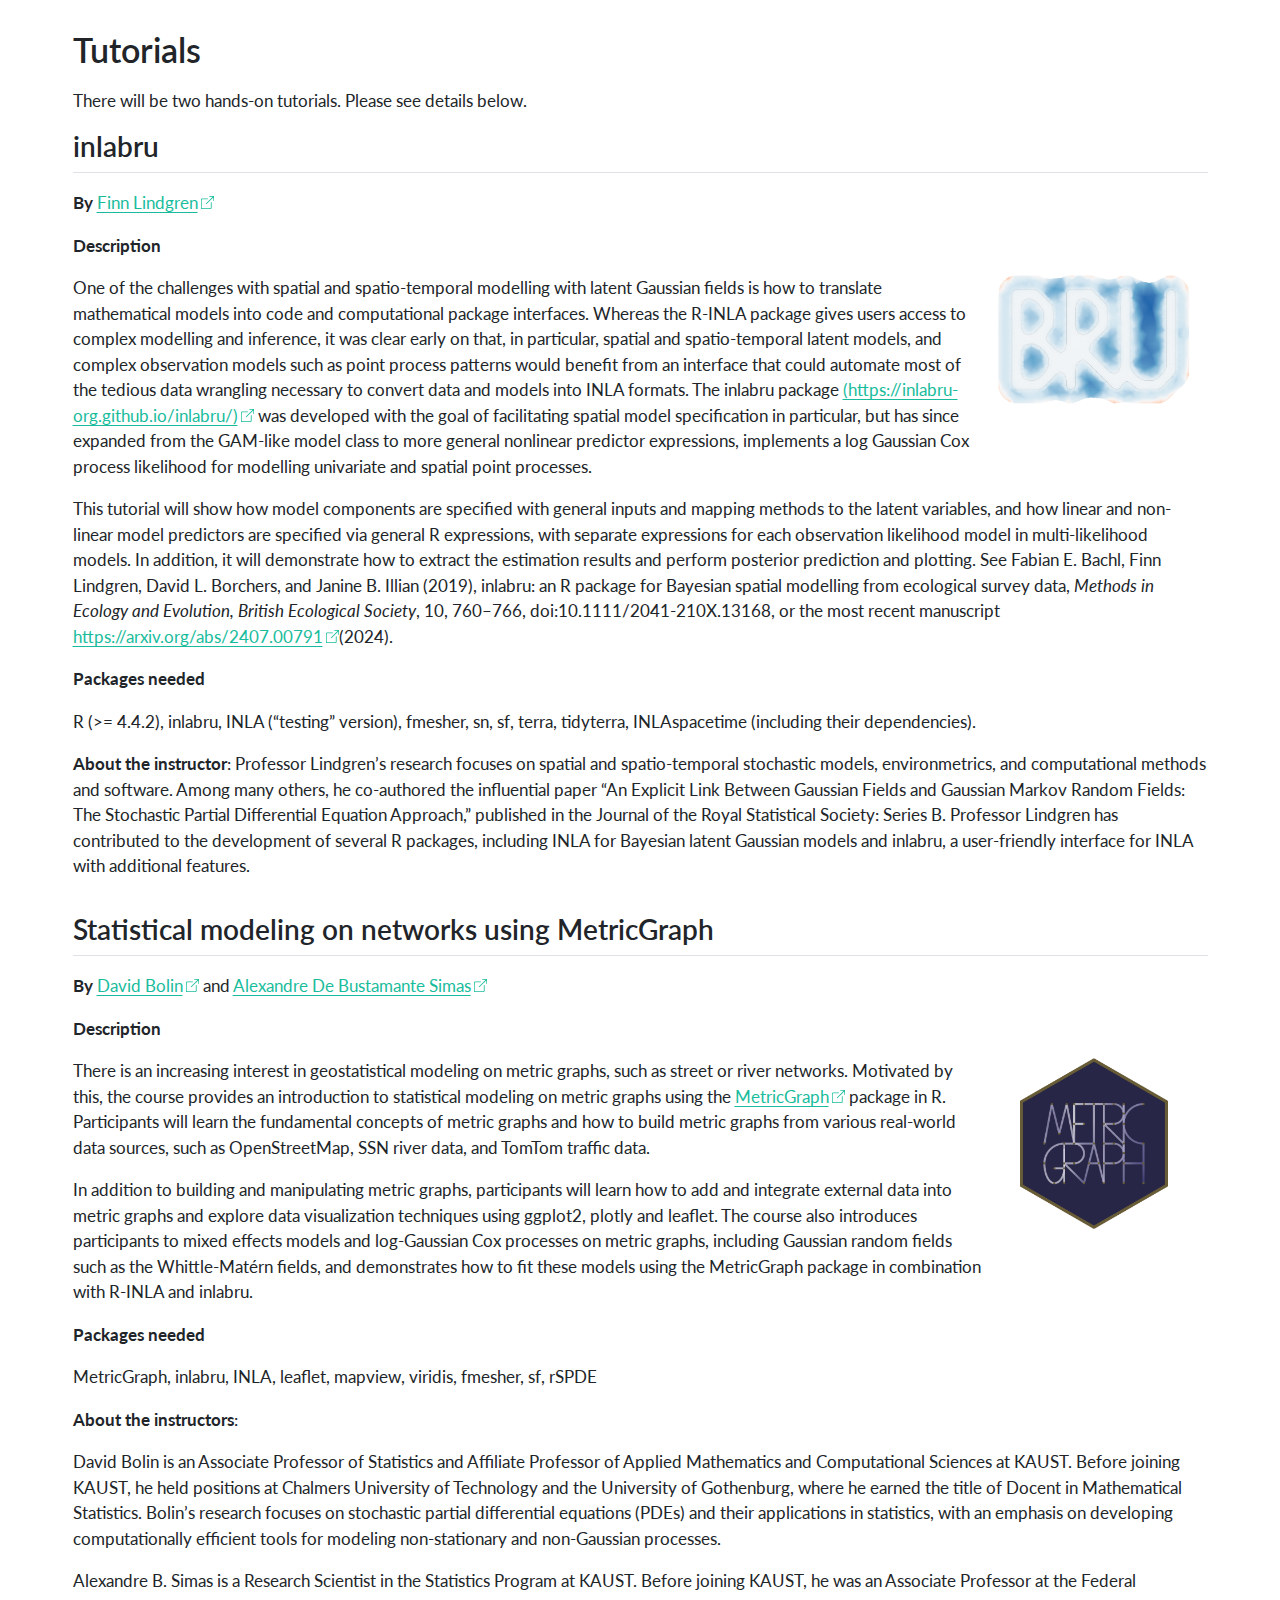
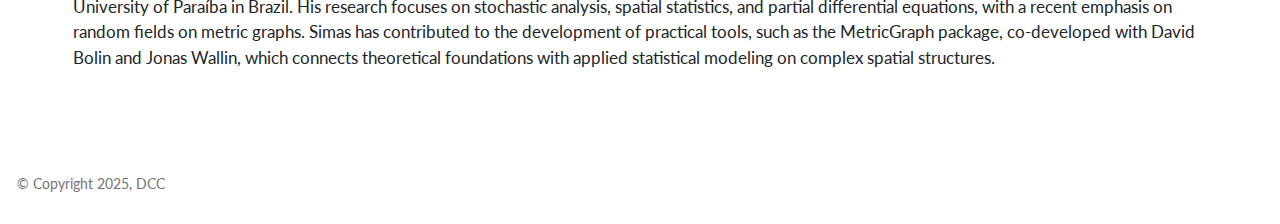
<file: docs/tutorials.html>
<!DOCTYPE html>
<html xmlns="http://www.w3.org/1999/xhtml" lang="en" xml:lang="en"><head>

<meta charset="utf-8">
<meta name="generator" content="quarto-1.5.57">

<meta name="viewport" content="width=device-width, initial-scale=1.0, user-scalable=yes">


<title>Tutorials – INLA workshop 2025</title>
<style>
code{white-space: pre-wrap;}
span.smallcaps{font-variant: small-caps;}
div.columns{display: flex; gap: min(4vw, 1.5em);}
div.column{flex: auto; overflow-x: auto;}
div.hanging-indent{margin-left: 1.5em; text-indent: -1.5em;}
ul.task-list{list-style: none;}
ul.task-list li input[type="checkbox"] {
  width: 0.8em;
  margin: 0 0.8em 0.2em -1em; /* quarto-specific, see https://github.com/quarto-dev/quarto-cli/issues/4556 */ 
  vertical-align: middle;
}
</style>


<script src="site_libs/quarto-nav/quarto-nav.js"></script>
<script src="site_libs/clipboard/clipboard.min.js"></script>
<script src="site_libs/quarto-search/autocomplete.umd.js"></script>
<script src="site_libs/quarto-search/fuse.min.js"></script>
<script src="site_libs/quarto-search/quarto-search.js"></script>
<meta name="quarto:offset" content="./">
<script src="site_libs/quarto-html/quarto.js"></script>
<script src="site_libs/quarto-html/popper.min.js"></script>
<script src="site_libs/quarto-html/tippy.umd.min.js"></script>
<script src="site_libs/quarto-html/anchor.min.js"></script>
<link href="site_libs/quarto-html/tippy.css" rel="stylesheet">
<link href="site_libs/quarto-html/quarto-syntax-highlighting.css" rel="stylesheet" id="quarto-text-highlighting-styles">
<script src="site_libs/bootstrap/bootstrap.min.js"></script>
<link href="site_libs/bootstrap/bootstrap-icons.css" rel="stylesheet">
<link href="site_libs/bootstrap/bootstrap.min.css" rel="stylesheet" id="quarto-bootstrap" data-mode="light">
<script id="quarto-search-options" type="application/json">{
  "location": "sidebar",
  "copy-button": false,
  "collapse-after": 3,
  "panel-placement": "start",
  "type": "textbox",
  "limit": 50,
  "keyboard-shortcut": [
    "f",
    "/",
    "s"
  ],
  "show-item-context": false,
  "language": {
    "search-no-results-text": "No results",
    "search-matching-documents-text": "matching documents",
    "search-copy-link-title": "Copy link to search",
    "search-hide-matches-text": "Hide additional matches",
    "search-more-match-text": "more match in this document",
    "search-more-matches-text": "more matches in this document",
    "search-clear-button-title": "Clear",
    "search-text-placeholder": "",
    "search-detached-cancel-button-title": "Cancel",
    "search-submit-button-title": "Submit",
    "search-label": "Search"
  }
}</script>
<style>html{ scroll-behavior: smooth; }</style>


</head>

<body>

<div id="quarto-search-results"></div>
<!-- content -->
<div id="quarto-content" class="quarto-container page-columns page-rows-contents page-layout-full">
<!-- sidebar -->
<!-- margin-sidebar -->
    
<!-- main -->
<main class="content column-page" id="quarto-document-content">

<header id="title-block-header" class="quarto-title-block default">
<div class="quarto-title">
<h1 class="title">Tutorials</h1>
</div>



<div class="quarto-title-meta column-page">

    
  
    
  </div>
  


</header>


<p>There will be two hands-on tutorials. Please see details below.</p>
<section id="inlabru" class="level2">
<h2 class="anchored" data-anchor-id="inlabru">inlabru</h2>
<p><strong>By</strong> <a href="https://www.maths.ed.ac.uk/~flindgre/">Finn Lindgren</a></p>
<p><strong>Description</strong></p>
<div class="columns">
<div class="column" style="width:80%;">
<p>One of the challenges with spatial and spatio-temporal modelling with latent Gaussian fields is how to translate mathematical models into code and computational package interfaces. Whereas the R-INLA package gives users access to complex modelling and inference, it was clear early on that, in particular, spatial and spatio-temporal latent models, and complex observation models such as point process patterns would benefit from an interface that could automate most of the tedious data wrangling necessary to convert data and models into INLA formats. The inlabru package <a href="https://inlabru-org.github.io/inlabru/">(https://inlabru-org.github.io/inlabru/)</a> was developed with the goal of facilitating spatial model specification in particular, but has since expanded from the GAM-like model class to more general nonlinear predictor expressions, implements a log Gaussian Cox process likelihood for modelling univariate and spatial point processes.</p>
</div><div class="column" style="width:20%;">
<div class="cell" data-layout-align="center">
<div class="cell-output-display">
<div class="quarto-figure quarto-figure-center">
<figure class="figure">
<p><img src="img/inlabru_logo.png" class="img-fluid quarto-figure quarto-figure-center figure-img" style="width:85.0%"></p>
</figure>
</div>
</div>
</div>
</div>
</div>
<p>This tutorial will show how model components are specified with general inputs and mapping methods to the latent variables, and how linear and non-linear model predictors are specified via general R expressions, with separate expressions for each observation likelihood model in multi-likelihood models. In addition, it will demonstrate how to extract the estimation results and perform posterior prediction and plotting. See Fabian E. Bachl, Finn Lindgren, David L. Borchers, and Janine B. Illian (2019), inlabru: an R package for Bayesian spatial modelling from ecological survey data, <em>Methods in Ecology and Evolution, British Ecological Society</em>, 10, 760–766, doi:10.1111/2041-210X.13168, or the most recent manuscript <a href="https://arxiv.org/abs/2407.00791">https://arxiv.org/abs/2407.00791</a>(2024).</p>
<p><strong>Packages needed</strong></p>
<p>R (&gt;= 4.4.2), inlabru, INLA (“testing” version), fmesher, sn, sf, terra, tidyterra, INLAspacetime (including their dependencies).</p>
<p><strong>About the instructor</strong>: Professor Lindgren’s research focuses on spatial and spatio-temporal stochastic models, environmetrics, and computational methods and software. Among many others, he co-authored the influential paper “An Explicit Link Between Gaussian Fields and Gaussian Markov Random Fields: The Stochastic Partial Differential Equation Approach,” published in the Journal of the Royal Statistical Society: Series B. Professor Lindgren has contributed to the development of several R packages, including INLA for Bayesian latent Gaussian models and inlabru, a user-friendly interface for INLA with additional features.</p>
</section>
<section id="statistical-modeling-on-networks-using-metricgraph" class="level2">
<h2 class="anchored" data-anchor-id="statistical-modeling-on-networks-using-metricgraph">Statistical modeling on networks using MetricGraph</h2>
<p><strong>By</strong> <a href="https://www.kaust.edu.sa/en/study/faculty/david-bolin">David Bolin</a> and <a href="https://cemse.kaust.edu.sa/profiles/alexandre-de-bustamante-simas">Alexandre De Bustamante Simas</a></p>
<p><strong>Description</strong></p>
<div class="columns">
<div class="column" style="width:80%;">
<p>There is an increasing interest in geostatistical modeling on metric graphs, such as street or river networks. Motivated by this, the course provides an introduction to statistical modeling on metric graphs using the <a href="https://davidbolin.github.io/MetricGraph/">MetricGraph</a> package in R. Participants will learn the fundamental concepts of metric graphs and how to build metric graphs from various real-world data sources, such as OpenStreetMap, SSN river data, and TomTom traffic data.</p>
<p>In addition to building and manipulating metric graphs, participants will learn how to add and integrate external data into metric graphs and explore data visualization techniques using ggplot2, plotly and leaflet. The course also introduces participants to mixed effects models and log-Gaussian Cox processes on metric graphs, including Gaussian random fields such as the Whittle-Matérn fields, and demonstrates how to fit these models using the MetricGraph package in combination with R-INLA and inlabru.</p>
</div><div class="column" style="width:20%;">
<div class="cell" data-layout-align="center">
<div class="cell-output-display">
<div class="quarto-figure quarto-figure-center">
<figure class="figure">
<p><img src="img/metricgraph_logo.png" class="img-fluid quarto-figure quarto-figure-center figure-img" style="width:65.0%"></p>
</figure>
</div>
</div>
</div>
</div>
</div>
<p><strong>Packages needed</strong></p>
<p>MetricGraph, inlabru, INLA, leaflet, mapview, viridis, fmesher, sf, rSPDE</p>
<p><strong>About the instructors</strong>:</p>
<p>David Bolin is an Associate Professor of Statistics and Affiliate Professor of Applied Mathematics and Computational Sciences at KAUST. Before joining KAUST, he held positions at Chalmers University of Technology and the University of Gothenburg, where he earned the title of Docent in Mathematical Statistics. Bolin’s research focuses on stochastic partial differential equations (PDEs) and their applications in statistics, with an emphasis on developing computationally efficient tools for modeling non-stationary and non-Gaussian processes.</p>
<p>Alexandre B. Simas is a Research Scientist in the Statistics Program at KAUST. Before joining KAUST, he was an Associate Professor at the Federal University of Paraíba in Brazil. His research focuses on stochastic analysis, spatial statistics, and partial differential equations, with a recent emphasis on random fields on metric graphs. Simas has contributed to the development of practical tools, such as the MetricGraph package, co-developed with David Bolin and Jonas Wallin, which connects theoretical foundations with applied statistical modeling on complex spatial structures.</p>


</section>

</main> <!-- /main -->
<script id="quarto-html-after-body" type="application/javascript">
window.document.addEventListener("DOMContentLoaded", function (event) {
  const toggleBodyColorMode = (bsSheetEl) => {
    const mode = bsSheetEl.getAttribute("data-mode");
    const bodyEl = window.document.querySelector("body");
    if (mode === "dark") {
      bodyEl.classList.add("quarto-dark");
      bodyEl.classList.remove("quarto-light");
    } else {
      bodyEl.classList.add("quarto-light");
      bodyEl.classList.remove("quarto-dark");
    }
  }
  const toggleBodyColorPrimary = () => {
    const bsSheetEl = window.document.querySelector("link#quarto-bootstrap");
    if (bsSheetEl) {
      toggleBodyColorMode(bsSheetEl);
    }
  }
  toggleBodyColorPrimary();  
  const icon = "";
  const anchorJS = new window.AnchorJS();
  anchorJS.options = {
    placement: 'right',
    icon: icon
  };
  anchorJS.add('.anchored');
  const isCodeAnnotation = (el) => {
    for (const clz of el.classList) {
      if (clz.startsWith('code-annotation-')) {                     
        return true;
      }
    }
    return false;
  }
  const onCopySuccess = function(e) {
    // button target
    const button = e.trigger;
    // don't keep focus
    button.blur();
    // flash "checked"
    button.classList.add('code-copy-button-checked');
    var currentTitle = button.getAttribute("title");
    button.setAttribute("title", "Copied!");
    let tooltip;
    if (window.bootstrap) {
      button.setAttribute("data-bs-toggle", "tooltip");
      button.setAttribute("data-bs-placement", "left");
      button.setAttribute("data-bs-title", "Copied!");
      tooltip = new bootstrap.Tooltip(button, 
        { trigger: "manual", 
          customClass: "code-copy-button-tooltip",
          offset: [0, -8]});
      tooltip.show();    
    }
    setTimeout(function() {
      if (tooltip) {
        tooltip.hide();
        button.removeAttribute("data-bs-title");
        button.removeAttribute("data-bs-toggle");
        button.removeAttribute("data-bs-placement");
      }
      button.setAttribute("title", currentTitle);
      button.classList.remove('code-copy-button-checked');
    }, 1000);
    // clear code selection
    e.clearSelection();
  }
  const getTextToCopy = function(trigger) {
      const codeEl = trigger.previousElementSibling.cloneNode(true);
      for (const childEl of codeEl.children) {
        if (isCodeAnnotation(childEl)) {
          childEl.remove();
        }
      }
      return codeEl.innerText;
  }
  const clipboard = new window.ClipboardJS('.code-copy-button:not([data-in-quarto-modal])', {
    text: getTextToCopy
  });
  clipboard.on('success', onCopySuccess);
  if (window.document.getElementById('quarto-embedded-source-code-modal')) {
    // For code content inside modals, clipBoardJS needs to be initialized with a container option
    // TODO: Check when it could be a function (https://github.com/zenorocha/clipboard.js/issues/860)
    const clipboardModal = new window.ClipboardJS('.code-copy-button[data-in-quarto-modal]', {
      text: getTextToCopy,
      container: window.document.getElementById('quarto-embedded-source-code-modal')
    });
    clipboardModal.on('success', onCopySuccess);
  }
    var localhostRegex = new RegExp(/^(?:http|https):\/\/localhost\:?[0-9]*\//);
    var mailtoRegex = new RegExp(/^mailto:/);
      var filterRegex = new RegExp('/' + window.location.host + '/');
    var isInternal = (href) => {
        return filterRegex.test(href) || localhostRegex.test(href) || mailtoRegex.test(href);
    }
    // Inspect non-navigation links and adorn them if external
 	var links = window.document.querySelectorAll('a[href]:not(.nav-link):not(.navbar-brand):not(.toc-action):not(.sidebar-link):not(.sidebar-item-toggle):not(.pagination-link):not(.no-external):not([aria-hidden]):not(.dropdown-item):not(.quarto-navigation-tool):not(.about-link)');
    for (var i=0; i<links.length; i++) {
      const link = links[i];
      if (!isInternal(link.href)) {
        // undo the damage that might have been done by quarto-nav.js in the case of
        // links that we want to consider external
        if (link.dataset.originalHref !== undefined) {
          link.href = link.dataset.originalHref;
        }
          // target, if specified
          link.setAttribute("target", "_blank");
          if (link.getAttribute("rel") === null) {
            link.setAttribute("rel", "noopener");
          }
          // default icon
          link.classList.add("external");
      }
    }
  function tippyHover(el, contentFn, onTriggerFn, onUntriggerFn) {
    const config = {
      allowHTML: true,
      maxWidth: 500,
      delay: 100,
      arrow: false,
      appendTo: function(el) {
          return el.parentElement;
      },
      interactive: true,
      interactiveBorder: 10,
      theme: 'quarto',
      placement: 'bottom-start',
    };
    if (contentFn) {
      config.content = contentFn;
    }
    if (onTriggerFn) {
      config.onTrigger = onTriggerFn;
    }
    if (onUntriggerFn) {
      config.onUntrigger = onUntriggerFn;
    }
    window.tippy(el, config); 
  }
  const noterefs = window.document.querySelectorAll('a[role="doc-noteref"]');
  for (var i=0; i<noterefs.length; i++) {
    const ref = noterefs[i];
    tippyHover(ref, function() {
      // use id or data attribute instead here
      let href = ref.getAttribute('data-footnote-href') || ref.getAttribute('href');
      try { href = new URL(href).hash; } catch {}
      const id = href.replace(/^#\/?/, "");
      const note = window.document.getElementById(id);
      if (note) {
        return note.innerHTML;
      } else {
        return "";
      }
    });
  }
  const xrefs = window.document.querySelectorAll('a.quarto-xref');
  const processXRef = (id, note) => {
    // Strip column container classes
    const stripColumnClz = (el) => {
      el.classList.remove("page-full", "page-columns");
      if (el.children) {
        for (const child of el.children) {
          stripColumnClz(child);
        }
      }
    }
    stripColumnClz(note)
    if (id === null || id.startsWith('sec-')) {
      // Special case sections, only their first couple elements
      const container = document.createElement("div");
      if (note.children && note.children.length > 2) {
        container.appendChild(note.children[0].cloneNode(true));
        for (let i = 1; i < note.children.length; i++) {
          const child = note.children[i];
          if (child.tagName === "P" && child.innerText === "") {
            continue;
          } else {
            container.appendChild(child.cloneNode(true));
            break;
          }
        }
        if (window.Quarto?.typesetMath) {
          window.Quarto.typesetMath(container);
        }
        return container.innerHTML
      } else {
        if (window.Quarto?.typesetMath) {
          window.Quarto.typesetMath(note);
        }
        return note.innerHTML;
      }
    } else {
      // Remove any anchor links if they are present
      const anchorLink = note.querySelector('a.anchorjs-link');
      if (anchorLink) {
        anchorLink.remove();
      }
      if (window.Quarto?.typesetMath) {
        window.Quarto.typesetMath(note);
      }
      // TODO in 1.5, we should make sure this works without a callout special case
      if (note.classList.contains("callout")) {
        return note.outerHTML;
      } else {
        return note.innerHTML;
      }
    }
  }
  for (var i=0; i<xrefs.length; i++) {
    const xref = xrefs[i];
    tippyHover(xref, undefined, function(instance) {
      instance.disable();
      let url = xref.getAttribute('href');
      let hash = undefined; 
      if (url.startsWith('#')) {
        hash = url;
      } else {
        try { hash = new URL(url).hash; } catch {}
      }
      if (hash) {
        const id = hash.replace(/^#\/?/, "");
        const note = window.document.getElementById(id);
        if (note !== null) {
          try {
            const html = processXRef(id, note.cloneNode(true));
            instance.setContent(html);
          } finally {
            instance.enable();
            instance.show();
          }
        } else {
          // See if we can fetch this
          fetch(url.split('#')[0])
          .then(res => res.text())
          .then(html => {
            const parser = new DOMParser();
            const htmlDoc = parser.parseFromString(html, "text/html");
            const note = htmlDoc.getElementById(id);
            if (note !== null) {
              const html = processXRef(id, note);
              instance.setContent(html);
            } 
          }).finally(() => {
            instance.enable();
            instance.show();
          });
        }
      } else {
        // See if we can fetch a full url (with no hash to target)
        // This is a special case and we should probably do some content thinning / targeting
        fetch(url)
        .then(res => res.text())
        .then(html => {
          const parser = new DOMParser();
          const htmlDoc = parser.parseFromString(html, "text/html");
          const note = htmlDoc.querySelector('main.content');
          if (note !== null) {
            // This should only happen for chapter cross references
            // (since there is no id in the URL)
            // remove the first header
            if (note.children.length > 0 && note.children[0].tagName === "HEADER") {
              note.children[0].remove();
            }
            const html = processXRef(null, note);
            instance.setContent(html);
          } 
        }).finally(() => {
          instance.enable();
          instance.show();
        });
      }
    }, function(instance) {
    });
  }
      let selectedAnnoteEl;
      const selectorForAnnotation = ( cell, annotation) => {
        let cellAttr = 'data-code-cell="' + cell + '"';
        let lineAttr = 'data-code-annotation="' +  annotation + '"';
        const selector = 'span[' + cellAttr + '][' + lineAttr + ']';
        return selector;
      }
      const selectCodeLines = (annoteEl) => {
        const doc = window.document;
        const targetCell = annoteEl.getAttribute("data-target-cell");
        const targetAnnotation = annoteEl.getAttribute("data-target-annotation");
        const annoteSpan = window.document.querySelector(selectorForAnnotation(targetCell, targetAnnotation));
        const lines = annoteSpan.getAttribute("data-code-lines").split(",");
        const lineIds = lines.map((line) => {
          return targetCell + "-" + line;
        })
        let top = null;
        let height = null;
        let parent = null;
        if (lineIds.length > 0) {
            //compute the position of the single el (top and bottom and make a div)
            const el = window.document.getElementById(lineIds[0]);
            top = el.offsetTop;
            height = el.offsetHeight;
            parent = el.parentElement.parentElement;
          if (lineIds.length > 1) {
            const lastEl = window.document.getElementById(lineIds[lineIds.length - 1]);
            const bottom = lastEl.offsetTop + lastEl.offsetHeight;
            height = bottom - top;
          }
          if (top !== null && height !== null && parent !== null) {
            // cook up a div (if necessary) and position it 
            let div = window.document.getElementById("code-annotation-line-highlight");
            if (div === null) {
              div = window.document.createElement("div");
              div.setAttribute("id", "code-annotation-line-highlight");
              div.style.position = 'absolute';
              parent.appendChild(div);
            }
            div.style.top = top - 2 + "px";
            div.style.height = height + 4 + "px";
            div.style.left = 0;
            let gutterDiv = window.document.getElementById("code-annotation-line-highlight-gutter");
            if (gutterDiv === null) {
              gutterDiv = window.document.createElement("div");
              gutterDiv.setAttribute("id", "code-annotation-line-highlight-gutter");
              gutterDiv.style.position = 'absolute';
              const codeCell = window.document.getElementById(targetCell);
              const gutter = codeCell.querySelector('.code-annotation-gutter');
              gutter.appendChild(gutterDiv);
            }
            gutterDiv.style.top = top - 2 + "px";
            gutterDiv.style.height = height + 4 + "px";
          }
          selectedAnnoteEl = annoteEl;
        }
      };
      const unselectCodeLines = () => {
        const elementsIds = ["code-annotation-line-highlight", "code-annotation-line-highlight-gutter"];
        elementsIds.forEach((elId) => {
          const div = window.document.getElementById(elId);
          if (div) {
            div.remove();
          }
        });
        selectedAnnoteEl = undefined;
      };
        // Handle positioning of the toggle
    window.addEventListener(
      "resize",
      throttle(() => {
        elRect = undefined;
        if (selectedAnnoteEl) {
          selectCodeLines(selectedAnnoteEl);
        }
      }, 10)
    );
    function throttle(fn, ms) {
    let throttle = false;
    let timer;
      return (...args) => {
        if(!throttle) { // first call gets through
            fn.apply(this, args);
            throttle = true;
        } else { // all the others get throttled
            if(timer) clearTimeout(timer); // cancel #2
            timer = setTimeout(() => {
              fn.apply(this, args);
              timer = throttle = false;
            }, ms);
        }
      };
    }
      // Attach click handler to the DT
      const annoteDls = window.document.querySelectorAll('dt[data-target-cell]');
      for (const annoteDlNode of annoteDls) {
        annoteDlNode.addEventListener('click', (event) => {
          const clickedEl = event.target;
          if (clickedEl !== selectedAnnoteEl) {
            unselectCodeLines();
            const activeEl = window.document.querySelector('dt[data-target-cell].code-annotation-active');
            if (activeEl) {
              activeEl.classList.remove('code-annotation-active');
            }
            selectCodeLines(clickedEl);
            clickedEl.classList.add('code-annotation-active');
          } else {
            // Unselect the line
            unselectCodeLines();
            clickedEl.classList.remove('code-annotation-active');
          }
        });
      }
  const findCites = (el) => {
    const parentEl = el.parentElement;
    if (parentEl) {
      const cites = parentEl.dataset.cites;
      if (cites) {
        return {
          el,
          cites: cites.split(' ')
        };
      } else {
        return findCites(el.parentElement)
      }
    } else {
      return undefined;
    }
  };
  var bibliorefs = window.document.querySelectorAll('a[role="doc-biblioref"]');
  for (var i=0; i<bibliorefs.length; i++) {
    const ref = bibliorefs[i];
    const citeInfo = findCites(ref);
    if (citeInfo) {
      tippyHover(citeInfo.el, function() {
        var popup = window.document.createElement('div');
        citeInfo.cites.forEach(function(cite) {
          var citeDiv = window.document.createElement('div');
          citeDiv.classList.add('hanging-indent');
          citeDiv.classList.add('csl-entry');
          var biblioDiv = window.document.getElementById('ref-' + cite);
          if (biblioDiv) {
            citeDiv.innerHTML = biblioDiv.innerHTML;
          }
          popup.appendChild(citeDiv);
        });
        return popup.innerHTML;
      });
    }
  }
});
</script>
</div> <!-- /content -->
<footer class="footer">
  <div class="nav-footer">
    <div class="nav-footer-left">
<p>© Copyright 2025, DCC</p>
</div>   
    <div class="nav-footer-center">
      &nbsp;
    </div>
    <div class="nav-footer-right">
      &nbsp;
    </div>
  </div>
</footer>




<script src="site_libs/quarto-html/zenscroll-min.js"></script>
</body></html>
</file>
<file: docs/site_libs/quarto-html/tippy.css>
.tippy-box[data-animation=fade][data-state=hidden]{opacity:0}[data-tippy-root]{max-width:calc(100vw - 10px)}.tippy-box{position:relative;background-color:#333;color:#fff;border-radius:4px;font-size:14px;line-height:1.4;white-space:normal;outline:0;transition-property:transform,visibility,opacity}.tippy-box[data-placement^=top]>.tippy-arrow{bottom:0}.tippy-box[data-placement^=top]>.tippy-arrow:before{bottom:-7px;left:0;border-width:8px 8px 0;border-top-color:initial;transform-origin:center top}.tippy-box[data-placement^=bottom]>.tippy-arrow{top:0}.tippy-box[data-placement^=bottom]>.tippy-arrow:before{top:-7px;left:0;border-width:0 8px 8px;border-bottom-color:initial;transform-origin:center bottom}.tippy-box[data-placement^=left]>.tippy-arrow{right:0}.tippy-box[data-placement^=left]>.tippy-arrow:before{border-width:8px 0 8px 8px;border-left-color:initial;right:-7px;transform-origin:center left}.tippy-box[data-placement^=right]>.tippy-arrow{left:0}.tippy-box[data-placement^=right]>.tippy-arrow:before{left:-7px;border-width:8px 8px 8px 0;border-right-color:initial;transform-origin:center right}.tippy-box[data-inertia][data-state=visible]{transition-timing-function:cubic-bezier(.54,1.5,.38,1.11)}.tippy-arrow{width:16px;height:16px;color:#333}.tippy-arrow:before{content:"";position:absolute;border-color:transparent;border-style:solid}.tippy-content{position:relative;padding:5px 9px;z-index:1}
</file>
<file: docs/site_libs/quarto-html/quarto-syntax-highlighting.css>
/* quarto syntax highlight colors */
:root {
  --quarto-hl-ot-color: #003B4F;
  --quarto-hl-at-color: #657422;
  --quarto-hl-ss-color: #20794D;
  --quarto-hl-an-color: #5E5E5E;
  --quarto-hl-fu-color: #4758AB;
  --quarto-hl-st-color: #20794D;
  --quarto-hl-cf-color: #003B4F;
  --quarto-hl-op-color: #5E5E5E;
  --quarto-hl-er-color: #AD0000;
  --quarto-hl-bn-color: #AD0000;
  --quarto-hl-al-color: #AD0000;
  --quarto-hl-va-color: #111111;
  --quarto-hl-bu-color: inherit;
  --quarto-hl-ex-color: inherit;
  --quarto-hl-pp-color: #AD0000;
  --quarto-hl-in-color: #5E5E5E;
  --quarto-hl-vs-color: #20794D;
  --quarto-hl-wa-color: #5E5E5E;
  --quarto-hl-do-color: #5E5E5E;
  --quarto-hl-im-color: #00769E;
  --quarto-hl-ch-color: #20794D;
  --quarto-hl-dt-color: #AD0000;
  --quarto-hl-fl-color: #AD0000;
  --quarto-hl-co-color: #5E5E5E;
  --quarto-hl-cv-color: #5E5E5E;
  --quarto-hl-cn-color: #8f5902;
  --quarto-hl-sc-color: #5E5E5E;
  --quarto-hl-dv-color: #AD0000;
  --quarto-hl-kw-color: #003B4F;
}

/* other quarto variables */
:root {
  --quarto-font-monospace: SFMono-Regular, Menlo, Monaco, Consolas, "Liberation Mono", "Courier New", monospace;
}

pre > code.sourceCode > span {
  color: #003B4F;
}

code span {
  color: #003B4F;
}

code.sourceCode > span {
  color: #003B4F;
}

div.sourceCode,
div.sourceCode pre.sourceCode {
  color: #003B4F;
}

code span.ot {
  color: #003B4F;
  font-style: inherit;
}

code span.at {
  color: #657422;
  font-style: inherit;
}

code span.ss {
  color: #20794D;
  font-style: inherit;
}

code span.an {
  color: #5E5E5E;
  font-style: inherit;
}

code span.fu {
  color: #4758AB;
  font-style: inherit;
}

code span.st {
  color: #20794D;
  font-style: inherit;
}

code span.cf {
  color: #003B4F;
  font-weight: bold;
  font-style: inherit;
}

code span.op {
  color: #5E5E5E;
  font-style: inherit;
}

code span.er {
  color: #AD0000;
  font-style: inherit;
}

code span.bn {
  color: #AD0000;
  font-style: inherit;
}

code span.al {
  color: #AD0000;
  font-style: inherit;
}

code span.va {
  color: #111111;
  font-style: inherit;
}

code span.bu {
  font-style: inherit;
}

code span.ex {
  font-style: inherit;
}

code span.pp {
  color: #AD0000;
  font-style: inherit;
}

code span.in {
  color: #5E5E5E;
  font-style: inherit;
}

code span.vs {
  color: #20794D;
  font-style: inherit;
}

code span.wa {
  color: #5E5E5E;
  font-style: italic;
}

code span.do {
  color: #5E5E5E;
  font-style: italic;
}

code span.im {
  color: #00769E;
  font-style: inherit;
}

code span.ch {
  color: #20794D;
  font-style: inherit;
}

code span.dt {
  color: #AD0000;
  font-style: inherit;
}

code span.fl {
  color: #AD0000;
  font-style: inherit;
}

code span.co {
  color: #5E5E5E;
  font-style: inherit;
}

code span.cv {
  color: #5E5E5E;
  font-style: italic;
}

code span.cn {
  color: #8f5902;
  font-style: inherit;
}

code span.sc {
  color: #5E5E5E;
  font-style: inherit;
}

code span.dv {
  color: #AD0000;
  font-style: inherit;
}

code span.kw {
  color: #003B4F;
  font-weight: bold;
  font-style: inherit;
}

.prevent-inlining {
  content: "</";
}

/*# sourceMappingURL=debc5d5d77c3f9108843748ff7464032.css.map */
</file>
<file: docs/site_libs/lightable-0.0.1/lightable.css>
/*!
 * lightable v0.0.1
 * Copyright 2020 Hao Zhu
 * Licensed under MIT (https://github.com/haozhu233/kableExtra/blob/master/LICENSE)
 */

.lightable-minimal {
  border-collapse: separate;
  border-spacing: 16px 1px;
  width: 100%;
  margin-bottom: 10px;
}

.lightable-minimal td {
  margin-left: 5px;
  margin-right: 5px;
}

.lightable-minimal th {
  margin-left: 5px;
  margin-right: 5px;
}

.lightable-minimal thead tr:last-child th {
  border-bottom: 2px solid #00000050;
  empty-cells: hide;

}

.lightable-minimal tbody tr:first-child td {
  padding-top: 0.5em;
}

.lightable-minimal.lightable-hover tbody tr:hover {
  background-color: #f5f5f5;
}

.lightable-minimal.lightable-striped tbody tr:nth-child(even) {
  background-color: #f5f5f5;
}

.lightable-classic {
  border-top: 0.16em solid #111111;
  border-bottom: 0.16em solid #111111;
  width: 100%;
  margin-bottom: 10px;
  margin: 10px 5px;
}

.lightable-classic tfoot tr td {
  border: 0;
}

.lightable-classic tfoot tr:first-child td {
  border-top: 0.14em solid #111111;
}

.lightable-classic caption {
  color: #222222;
}

.lightable-classic td {
  padding-left: 5px;
  padding-right: 5px;
  color: #222222;
}

.lightable-classic th {
  padding-left: 5px;
  padding-right: 5px;
  font-weight: normal;
  color: #222222;
}

.lightable-classic thead tr:last-child th {
  border-bottom: 0.10em solid #111111;
}

.lightable-classic.lightable-hover tbody tr:hover {
  background-color: #F9EEC1;
}

.lightable-classic.lightable-striped tbody tr:nth-child(even) {
  background-color: #f5f5f5;
}

.lightable-classic-2 {
  border-top: 3px double #111111;
  border-bottom: 3px double #111111;
  width: 100%;
  margin-bottom: 10px;
}

.lightable-classic-2 tfoot tr td {
  border: 0;
}

.lightable-classic-2 tfoot tr:first-child td {
  border-top: 3px double #111111;
}

.lightable-classic-2 caption {
  color: #222222;
}

.lightable-classic-2 td {
  padding-left: 5px;
  padding-right: 5px;
  color: #222222;
}

.lightable-classic-2 th {
  padding-left: 5px;
  padding-right: 5px;
  font-weight: normal;
  color: #222222;
}

.lightable-classic-2 tbody tr:last-child td {
  border-bottom: 3px double #111111;
}

.lightable-classic-2 thead tr:last-child th {
  border-bottom: 1px solid #111111;
}

.lightable-classic-2.lightable-hover tbody tr:hover {
  background-color: #F9EEC1;
}

.lightable-classic-2.lightable-striped tbody tr:nth-child(even) {
  background-color: #f5f5f5;
}

.lightable-material {
  min-width: 100%;
  white-space: nowrap;
  table-layout: fixed;
  font-family: Roboto, sans-serif;
  border: 1px solid #EEE;
  border-collapse: collapse;
  margin-bottom: 10px;
}

.lightable-material tfoot tr td {
  border: 0;
}

.lightable-material tfoot tr:first-child td {
  border-top: 1px solid #EEE;
}

.lightable-material th {
  height: 56px;
  padding-left: 16px;
  padding-right: 16px;
}

.lightable-material td {
  height: 52px;
  padding-left: 16px;
  padding-right: 16px;
  border-top: 1px solid #eeeeee;
}

.lightable-material.lightable-hover tbody tr:hover {
  background-color: #f5f5f5;
}

.lightable-material.lightable-striped tbody tr:nth-child(even) {
  background-color: #f5f5f5;
}

.lightable-material.lightable-striped tbody td {
  border: 0;
}

.lightable-material.lightable-striped thead tr:last-child th {
  border-bottom: 1px solid #ddd;
}

.lightable-material-dark {
  min-width: 100%;
  white-space: nowrap;
  table-layout: fixed;
  font-family: Roboto, sans-serif;
  border: 1px solid #FFFFFF12;
  border-collapse: collapse;
  margin-bottom: 10px;
  background-color: #363640;
}

.lightable-material-dark tfoot tr td {
  border: 0;
}

.lightable-material-dark tfoot tr:first-child td {
  border-top: 1px solid #FFFFFF12;
}

.lightable-material-dark th {
  height: 56px;
  padding-left: 16px;
  padding-right: 16px;
  color: #FFFFFF60;
}

.lightable-material-dark td {
  height: 52px;
  padding-left: 16px;
  padding-right: 16px;
  color: #FFFFFF;
  border-top: 1px solid #FFFFFF12;
}

.lightable-material-dark.lightable-hover tbody tr:hover {
  background-color: #FFFFFF12;
}

.lightable-material-dark.lightable-striped tbody tr:nth-child(even) {
  background-color: #FFFFFF12;
}

.lightable-material-dark.lightable-striped tbody td {
  border: 0;
}

.lightable-material-dark.lightable-striped thead tr:last-child th {
  border-bottom: 1px solid #FFFFFF12;
}

.lightable-paper {
  width: 100%;
  margin-bottom: 10px;
  color: #444;
}

.lightable-paper tfoot tr td {
  border: 0;
}

.lightable-paper tfoot tr:first-child td {
  border-top: 1px solid #00000020;
}

.lightable-paper thead tr:last-child th {
  color: #666;
  vertical-align: bottom;
  border-bottom: 1px solid #00000020;
  line-height: 1.15em;
  padding: 10px 5px;
}

.lightable-paper td {
  vertical-align: middle;
  border-bottom: 1px solid #00000010;
  line-height: 1.15em;
  padding: 7px 5px;
}

.lightable-paper.lightable-hover tbody tr:hover {
  background-color: #F9EEC1;
}

.lightable-paper.lightable-striped tbody tr:nth-child(even) {
  background-color: #00000008;
}

.lightable-paper.lightable-striped tbody td {
  border: 0;
}
</file>
